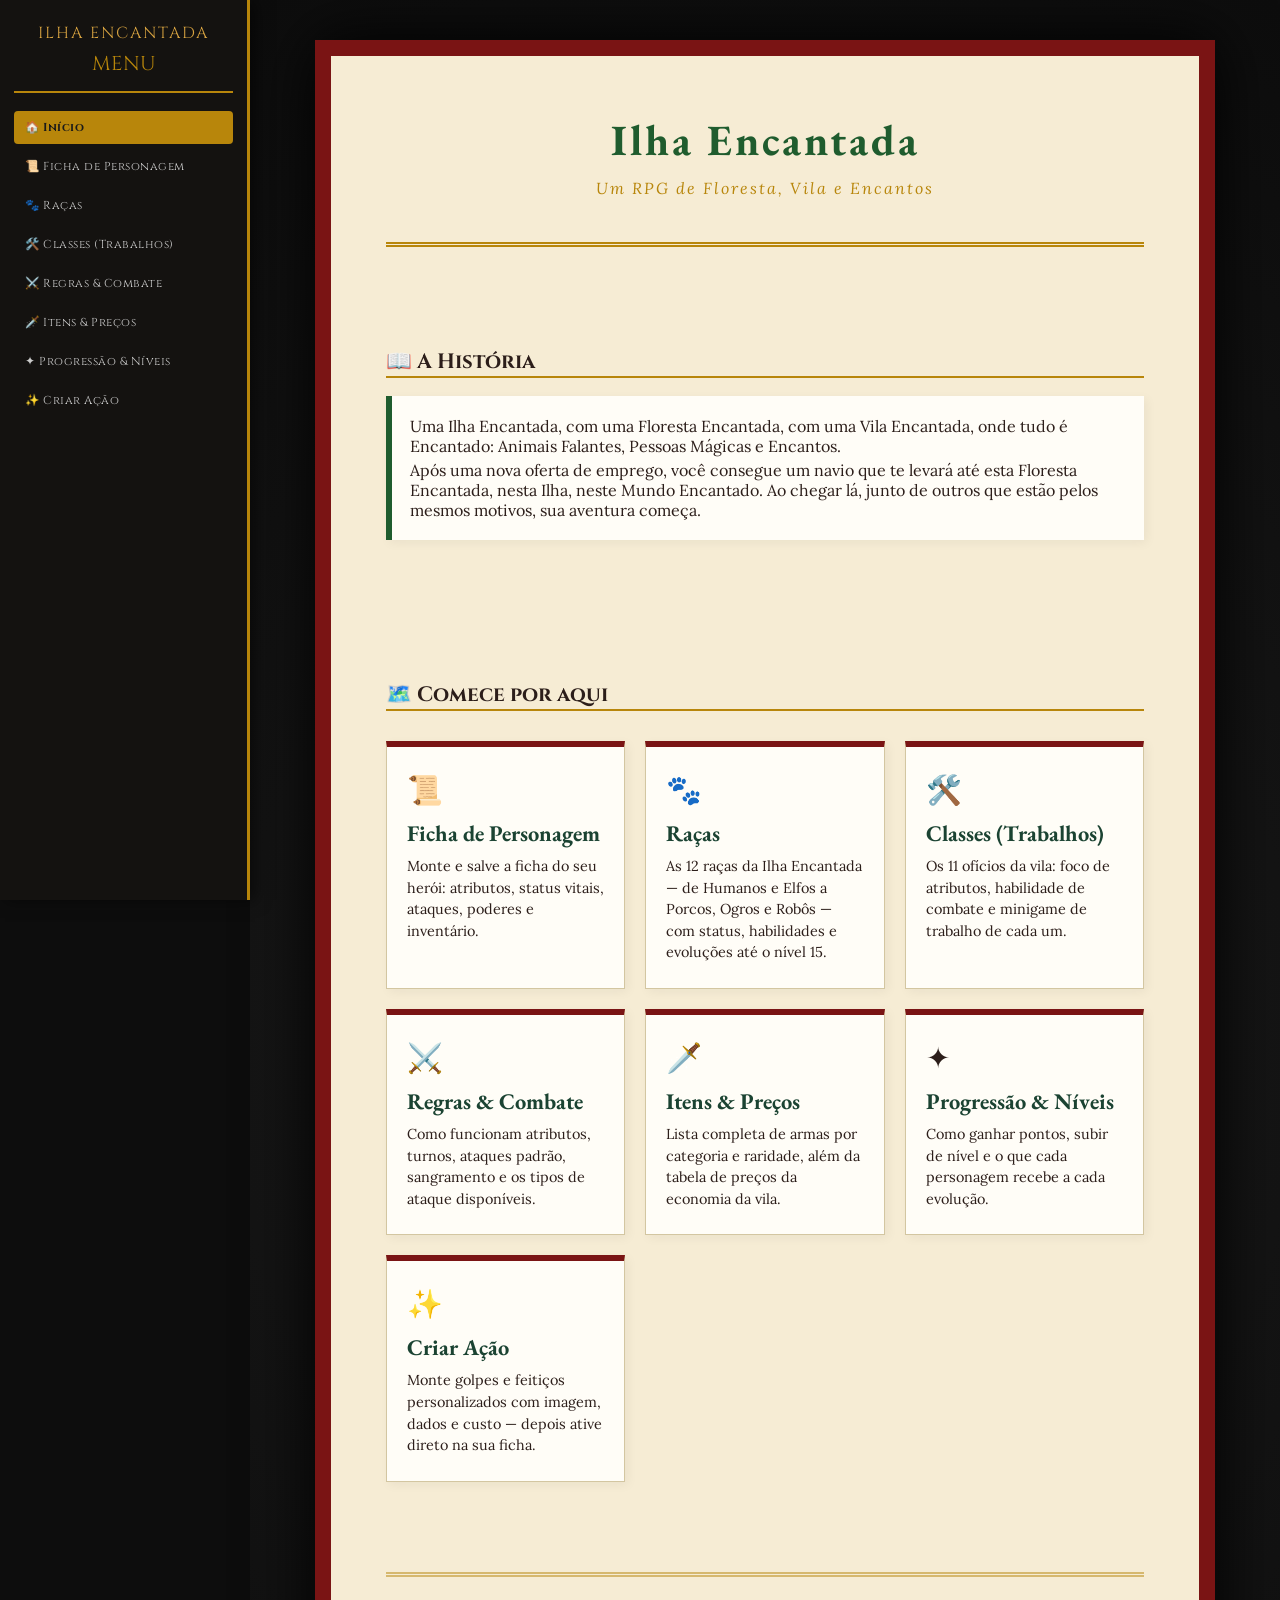
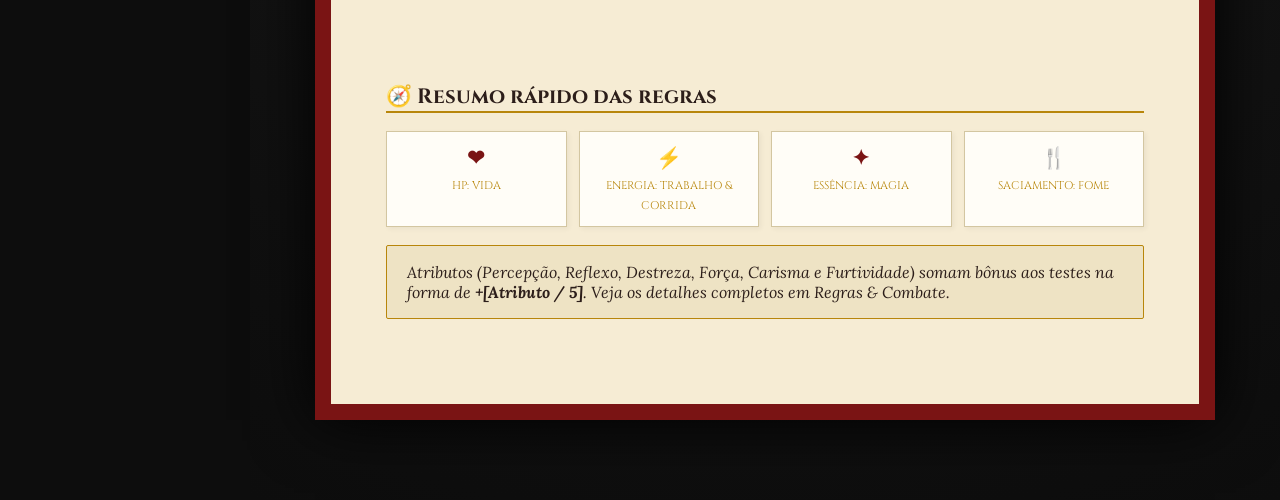
<file: index.html>
<!DOCTYPE html>
<html lang="pt-br">
<head>
    <meta charset="UTF-8">
    <meta name="viewport" content="width=device-width, initial-scale=1.0">
    <title>Ilha Encantada — RPG</title>
    <link rel="stylesheet" href="assets/style.css">
</head>
<body>

<aside class="sidebar">
    <div class="sidebar-brand">Ilha Encantada</div>
    <div class="sidebar-title">Menu</div>

    <ul class="site-nav">
        <li><a href="index.html" class="ativo">🏠 Início</a></li>
        <li><a href="ficha.html">📜 Ficha de Personagem</a></li>
        <li><a href="racas.html">🐾 Raças</a></li>
        <li><a href="classes.html">🛠️ Classes (Trabalhos)</a></li>
        <li><a href="regras.html">⚔️ Regras &amp; Combate</a></li>
        <li><a href="itens.html">🗡️ Itens &amp; Preços</a></li>
        <li><a href="progressao.html">✦ Progressão &amp; Níveis</a></li>
        <li><a href="criar-acao.html">✨ Criar Ação</a></li>
    </ul>
</aside>

<main class="main-content">
    <div class="grimorio" id="inicio">

        <header class="capa">
            <h1>Ilha Encantada</h1>
            <p class="subtitulo-capa">Um RPG de Floresta, Vila e Encantos</p>
        </header>

        <section>
            <h3 class="sub-titulo">📖 A História</h3>
            <div class="hab-item">
                <p>Uma Ilha Encantada, com uma Floresta Encantada, com uma Vila Encantada, onde tudo é Encantado: Animais Falantes, Pessoas Mágicas e Encantos.</p>
                <p>Após uma nova oferta de emprego, você consegue um navio que te levará até esta Floresta Encantada, nesta Ilha, neste Mundo Encantado. Ao chegar lá, junto de outros que estão pelos mesmos motivos, sua aventura começa.</p>
            </div>
        </section>

        <section>
            <h3 class="sub-titulo">🗺️ Comece por aqui</h3>
            <div class="hub-grid">

                <a class="hub-card" href="ficha.html">
                    <span class="hub-icone">📜</span>
                    <h3>Ficha de Personagem</h3>
                    <p>Monte e salve a ficha do seu herói: atributos, status vitais, ataques, poderes e inventário.</p>
                </a>

                <a class="hub-card" href="racas.html">
                    <span class="hub-icone">🐾</span>
                    <h3>Raças</h3>
                    <p>As 12 raças da Ilha Encantada — de Humanos e Elfos a Porcos, Ogros e Robôs — com status, habilidades e evoluções até o nível 15.</p>
                </a>

                <a class="hub-card" href="classes.html">
                    <span class="hub-icone">🛠️</span>
                    <h3>Classes (Trabalhos)</h3>
                    <p>Os 11 ofícios da vila: foco de atributos, habilidade de combate e minigame de trabalho de cada um.</p>
                </a>

                <a class="hub-card" href="regras.html">
                    <span class="hub-icone">⚔️</span>
                    <h3>Regras &amp; Combate</h3>
                    <p>Como funcionam atributos, turnos, ataques padrão, sangramento e os tipos de ataque disponíveis.</p>
                </a>

                <a class="hub-card" href="itens.html">
                    <span class="hub-icone">🗡️</span>
                    <h3>Itens &amp; Preços</h3>
                    <p>Lista completa de armas por categoria e raridade, além da tabela de preços da economia da vila.</p>
                </a>

                <a class="hub-card" href="progressao.html">
                    <span class="hub-icone">✦</span>
                    <h3>Progressão &amp; Níveis</h3>
                    <p>Como ganhar pontos, subir de nível e o que cada personagem recebe a cada evolução.</p>
                </a>

                <a class="hub-card" href="criar-acao.html">
                    <span class="hub-icone">✨</span>
                    <h3>Criar Ação</h3>
                    <p>Monte golpes e feitiços personalizados com imagem, dados e custo — depois ative direto na sua ficha.</p>
                </a>

            </div>
        </section>

        <hr class="separator">

        <section>
            <h3 class="sub-titulo">🧭 Resumo rápido das regras</h3>
            <div class="stats-grid">
                <div class="stat-card"><span class="stat-val">❤</span><span class="stat-label">HP: Vida</span></div>
                <div class="stat-card"><span class="stat-val">⚡</span><span class="stat-label">Energia: Trabalho &amp; Corrida</span></div>
                <div class="stat-card"><span class="stat-val">✦</span><span class="stat-label">Essência: Magia</span></div>
                <div class="stat-card"><span class="stat-val">🍴</span><span class="stat-label">Saciamento: Fome</span></div>
            </div>
            <div class="callout">
                Atributos (Percepção, Reflexo, Destreza, Força, Carisma e Furtividade) somam bônus aos testes na forma de <strong>+[Atributo / 5]</strong>. Veja os detalhes completos em Regras &amp; Combate.
            </div>
        </section>

    </div>
</main>

</body>
</html>
</file>
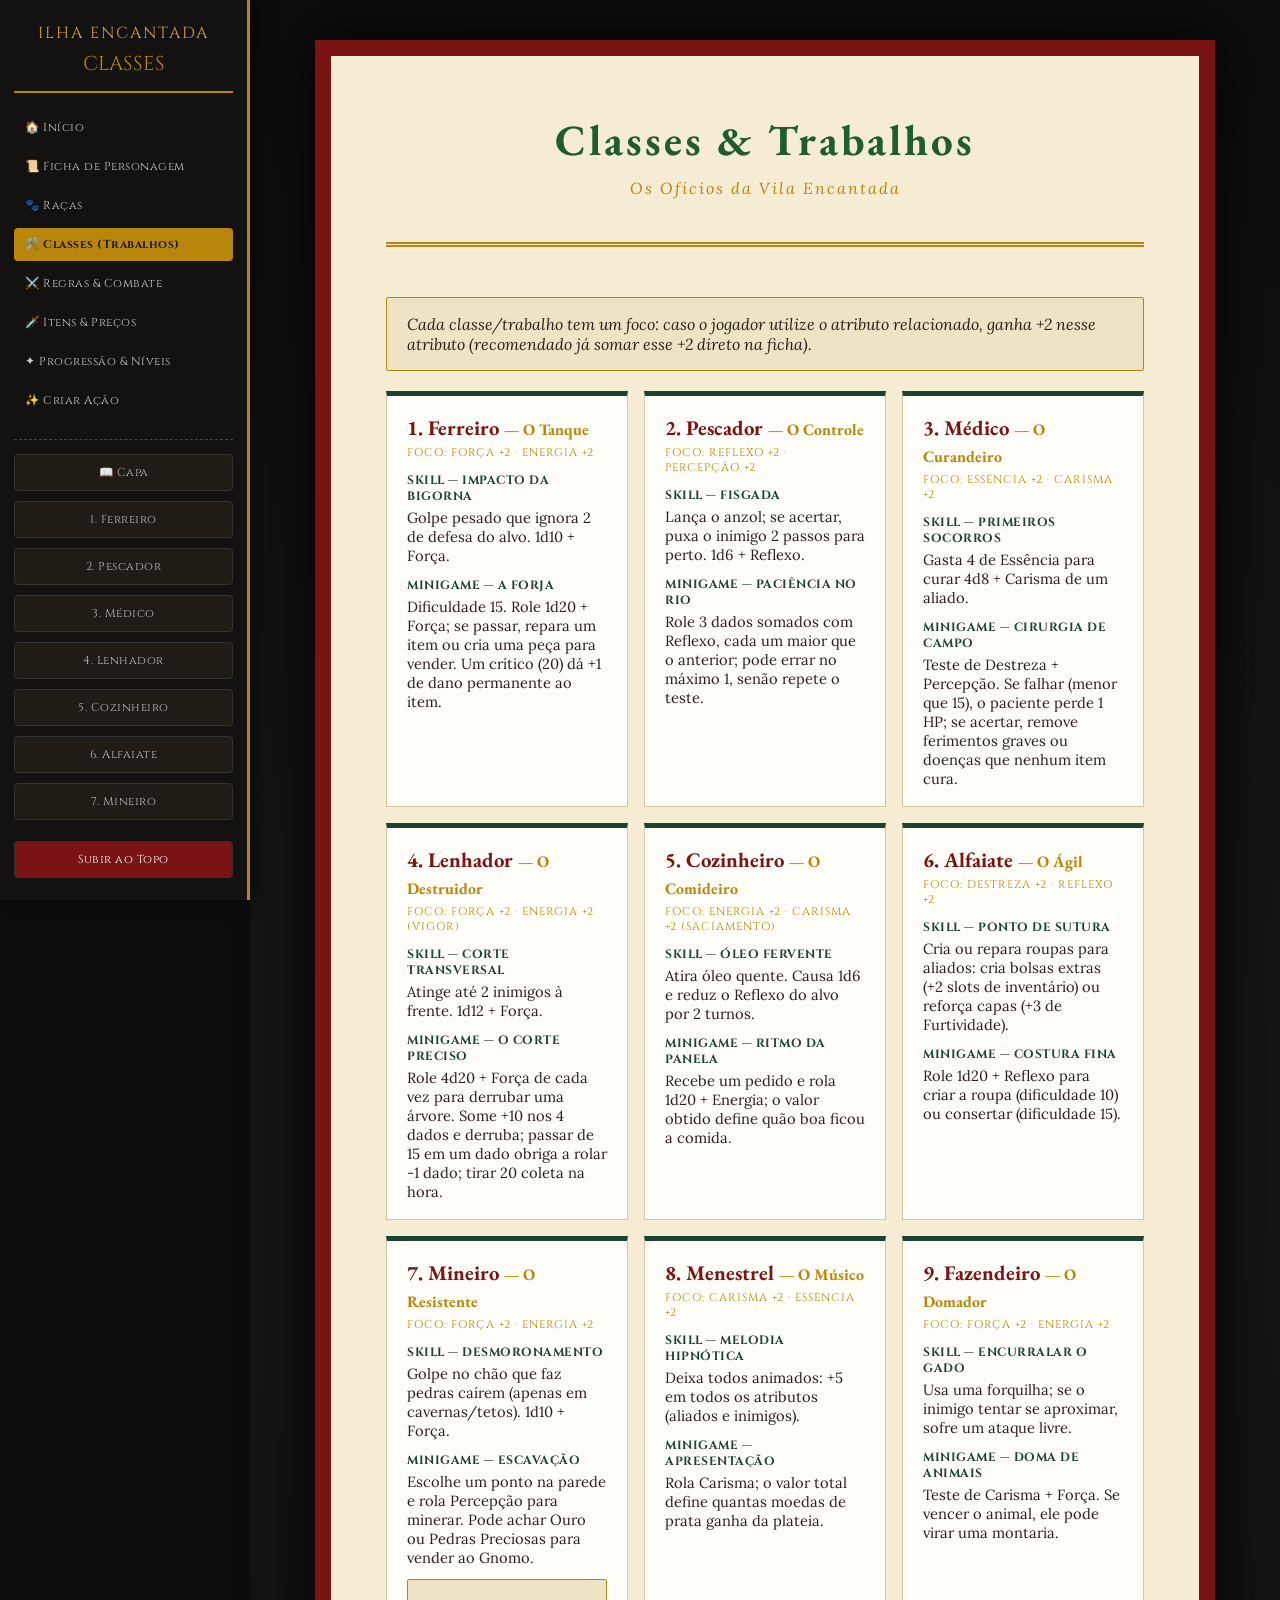
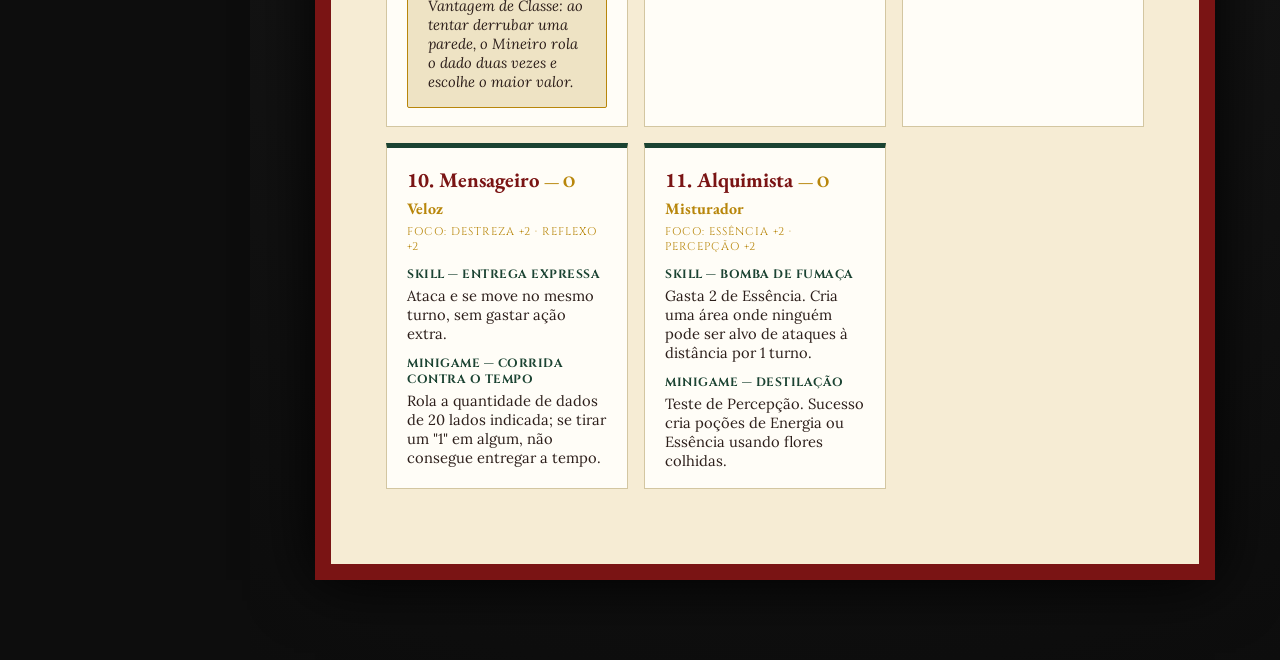
<file: classes.html>
<!DOCTYPE html>
<html lang="pt-br">
<head>
    <meta charset="UTF-8">
    <meta name="viewport" content="width=device-width, initial-scale=1.0">
    <title>RPG — Classes (Trabalhos)</title>
    <link rel="stylesheet" href="assets/style.css">
</head>
<body>

<aside class="sidebar">
    <div class="sidebar-brand">Ilha Encantada</div>
    <div class="sidebar-title">Classes</div>

    <ul class="site-nav">
        <li><a href="index.html">🏠 Início</a></li>
        <li><a href="ficha.html">📜 Ficha de Personagem</a></li>
        <li><a href="racas.html">🐾 Raças</a></li>
        <li><a href="classes.html" class="ativo">🛠️ Classes (Trabalhos)</a></li>
        <li><a href="regras.html">⚔️ Regras & Combate</a></li>
        <li><a href="itens.html">🗡️ Itens & Preços</a></li>
        <li><a href="progressao.html">✦ Progressão & Níveis</a></li>
        <li><a href="criar-acao.html">✨ Criar Ação</a></li>
    </ul>
    <hr class="sidebar-divisor">

    <ul class="lista-atalhos">
        <li><a href="#inicio" class="btn-atalho">📖 Capa</a></li>
        <li><a href="#ferreiro" class="btn-atalho">1. Ferreiro</a></li>
        <li><a href="#pescador" class="btn-atalho">2. Pescador</a></li>
        <li><a href="#medico" class="btn-atalho">3. Médico</a></li>
        <li><a href="#lenhador" class="btn-atalho">4. Lenhador</a></li>
        <li><a href="#cozinheiro" class="btn-atalho">5. Cozinheiro</a></li>
        <li><a href="#alfaiate" class="btn-atalho">6. Alfaiate</a></li>
        <li><a href="#mineiro" class="btn-atalho">7. Mineiro</a></li>
        <li><a href="#menestrel" class="btn-atalho">8. Menestrel</a></li>
        <li><a href="#fazendeiro" class="btn-atalho">9. Fazendeiro</a></li>
        <li><a href="#mensageiro" class="btn-atalho">10. Mensageiro</a></li>
        <li><a href="#alquimista" class="btn-atalho">11. Alquimista</a></li>
    </ul>

    <div class="sidebar-footer">
        <a href="#inicio" class="btn-atalho" style="background: var(--blood); color: white;">Subir ao Topo</a>
    </div>
</aside>

<main class="main-content">
    <div class="grimorio" id="inicio">

        <header class="capa">
            <h1>Classes &amp; Trabalhos</h1>
            <p class="subtitulo-capa">Os Ofícios da Vila Encantada</p>
        </header>

        <div class="callout">
            Cada classe/trabalho tem um foco: caso o jogador utilize o atributo relacionado, ganha +2 nesse atributo (recomendado já somar esse +2 direto na ficha).
        </div>

        <div class="card-grid">

            <div class="class-card" id="ferreiro">
                <h3>1. Ferreiro <span style="font-size:1rem; color: var(--gold);">— O Tanque</span></h3>
                <span class="class-foco">Foco: Força +2 · Energia +2</span>
                <h5>Skill — Impacto da Bigorna</h5>
                <p>Golpe pesado que ignora 2 de defesa do alvo. 1d10 + Força.</p>
                <h5>Minigame — A Forja</h5>
                <p>Dificuldade 15. Role 1d20 + Força; se passar, repara um item ou cria uma peça para vender. Um crítico (20) dá +1 de dano permanente ao item.</p>
            </div>

            <div class="class-card" id="pescador">
                <h3>2. Pescador <span style="font-size:1rem; color: var(--gold);">— O Controle</span></h3>
                <span class="class-foco">Foco: Reflexo +2 · Percepção +2</span>
                <h5>Skill — Fisgada</h5>
                <p>Lança o anzol; se acertar, puxa o inimigo 2 passos para perto. 1d6 + Reflexo.</p>
                <h5>Minigame — Paciência no Rio</h5>
                <p>Role 3 dados somados com Reflexo, cada um maior que o anterior; pode errar no máximo 1, senão repete o teste.</p>
            </div>

            <div class="class-card" id="medico">
                <h3>3. Médico <span style="font-size:1rem; color: var(--gold);">— O Curandeiro</span></h3>
                <span class="class-foco">Foco: Essência +2 · Carisma +2</span>
                <h5>Skill — Primeiros Socorros</h5>
                <p>Gasta 4 de Essência para curar 4d8 + Carisma de um aliado.</p>
                <h5>Minigame — Cirurgia de Campo</h5>
                <p>Teste de Destreza + Percepção. Se falhar (menor que 15), o paciente perde 1 HP; se acertar, remove ferimentos graves ou doenças que nenhum item cura.</p>
            </div>

            <div class="class-card" id="lenhador">
                <h3>4. Lenhador <span style="font-size:1rem; color: var(--gold);">— O Destruidor</span></h3>
                <span class="class-foco">Foco: Força +2 · Energia +2 (Vigor)</span>
                <h5>Skill — Corte Transversal</h5>
                <p>Atinge até 2 inimigos à frente. 1d12 + Força.</p>
                <h5>Minigame — O Corte Preciso</h5>
                <p>Role 4d20 + Força de cada vez para derrubar uma árvore. Some +10 nos 4 dados e derruba; passar de 15 em um dado obriga a rolar -1 dado; tirar 20 coleta na hora.</p>
            </div>

            <div class="class-card" id="cozinheiro">
                <h3>5. Cozinheiro <span style="font-size:1rem; color: var(--gold);">— O Comideiro</span></h3>
                <span class="class-foco">Foco: Energia +2 · Carisma +2 (Saciamento)</span>
                <h5>Skill — Óleo Fervente</h5>
                <p>Atira óleo quente. Causa 1d6 e reduz o Reflexo do alvo por 2 turnos.</p>
                <h5>Minigame — Ritmo da Panela</h5>
                <p>Recebe um pedido e rola 1d20 + Energia; o valor obtido define quão boa ficou a comida.</p>
            </div>

            <div class="class-card" id="alfaiate">
                <h3>6. Alfaiate <span style="font-size:1rem; color: var(--gold);">— O Ágil</span></h3>
                <span class="class-foco">Foco: Destreza +2 · Reflexo +2</span>
                <h5>Skill — Ponto de Sutura</h5>
                <p>Cria ou repara roupas para aliados: cria bolsas extras (+2 slots de inventário) ou reforça capas (+3 de Furtividade).</p>
                <h5>Minigame — Costura Fina</h5>
                <p>Role 1d20 + Reflexo para criar a roupa (dificuldade 10) ou consertar (dificuldade 15).</p>
            </div>

            <div class="class-card" id="mineiro">
                <h3>7. Mineiro <span style="font-size:1rem; color: var(--gold);">— O Resistente</span></h3>
                <span class="class-foco">Foco: Força +2 · Energia +2</span>
                <h5>Skill — Desmoronamento</h5>
                <p>Golpe no chão que faz pedras caírem (apenas em cavernas/tetos). 1d10 + Força.</p>
                <h5>Minigame — Escavação</h5>
                <p>Escolhe um ponto na parede e rola Percepção para minerar. Pode achar Ouro ou Pedras Preciosas para vender ao Gnomo.</p>
                <p class="callout" style="margin-top:12px;">Vantagem de Classe: ao tentar derrubar uma parede, o Mineiro rola o dado duas vezes e escolhe o maior valor.</p>
            </div>

            <div class="class-card" id="menestrel">
                <h3>8. Menestrel <span style="font-size:1rem; color: var(--gold);">— O Músico</span></h3>
                <span class="class-foco">Foco: Carisma +2 · Essência +2</span>
                <h5>Skill — Melodia Hipnótica</h5>
                <p>Deixa todos animados: +5 em todos os atributos (aliados e inimigos).</p>
                <h5>Minigame — Apresentação</h5>
                <p>Rola Carisma; o valor total define quantas moedas de prata ganha da plateia.</p>
            </div>

            <div class="class-card" id="fazendeiro">
                <h3>9. Fazendeiro <span style="font-size:1rem; color: var(--gold);">— O Domador</span></h3>
                <span class="class-foco">Foco: Força +2 · Energia +2</span>
                <h5>Skill — Encurralar o Gado</h5>
                <p>Usa uma forquilha; se o inimigo tentar se aproximar, sofre um ataque livre.</p>
                <h5>Minigame — Doma de Animais</h5>
                <p>Teste de Carisma + Força. Se vencer o animal, ele pode virar uma montaria.</p>
            </div>

            <div class="class-card" id="mensageiro">
                <h3>10. Mensageiro <span style="font-size:1rem; color: var(--gold);">— O Veloz</span></h3>
                <span class="class-foco">Foco: Destreza +2 · Reflexo +2</span>
                <h5>Skill — Entrega Expressa</h5>
                <p>Ataca e se move no mesmo turno, sem gastar ação extra.</p>
                <h5>Minigame — Corrida contra o Tempo</h5>
                <p>Rola a quantidade de dados de 20 lados indicada; se tirar um "1" em algum, não consegue entregar a tempo.</p>
            </div>

            <div class="class-card" id="alquimista">
                <h3>11. Alquimista <span style="font-size:1rem; color: var(--gold);">— O Misturador</span></h3>
                <span class="class-foco">Foco: Essência +2 · Percepção +2</span>
                <h5>Skill — Bomba de Fumaça</h5>
                <p>Gasta 2 de Essência. Cria uma área onde ninguém pode ser alvo de ataques à distância por 1 turno.</p>
                <h5>Minigame — Destilação</h5>
                <p>Teste de Percepção. Sucesso cria poções de Energia ou Essência usando flores colhidas.</p>
            </div>

        </div>

    </div>
</main>

<script src="assets/script.js"></script>
</body>
</html>
</file>
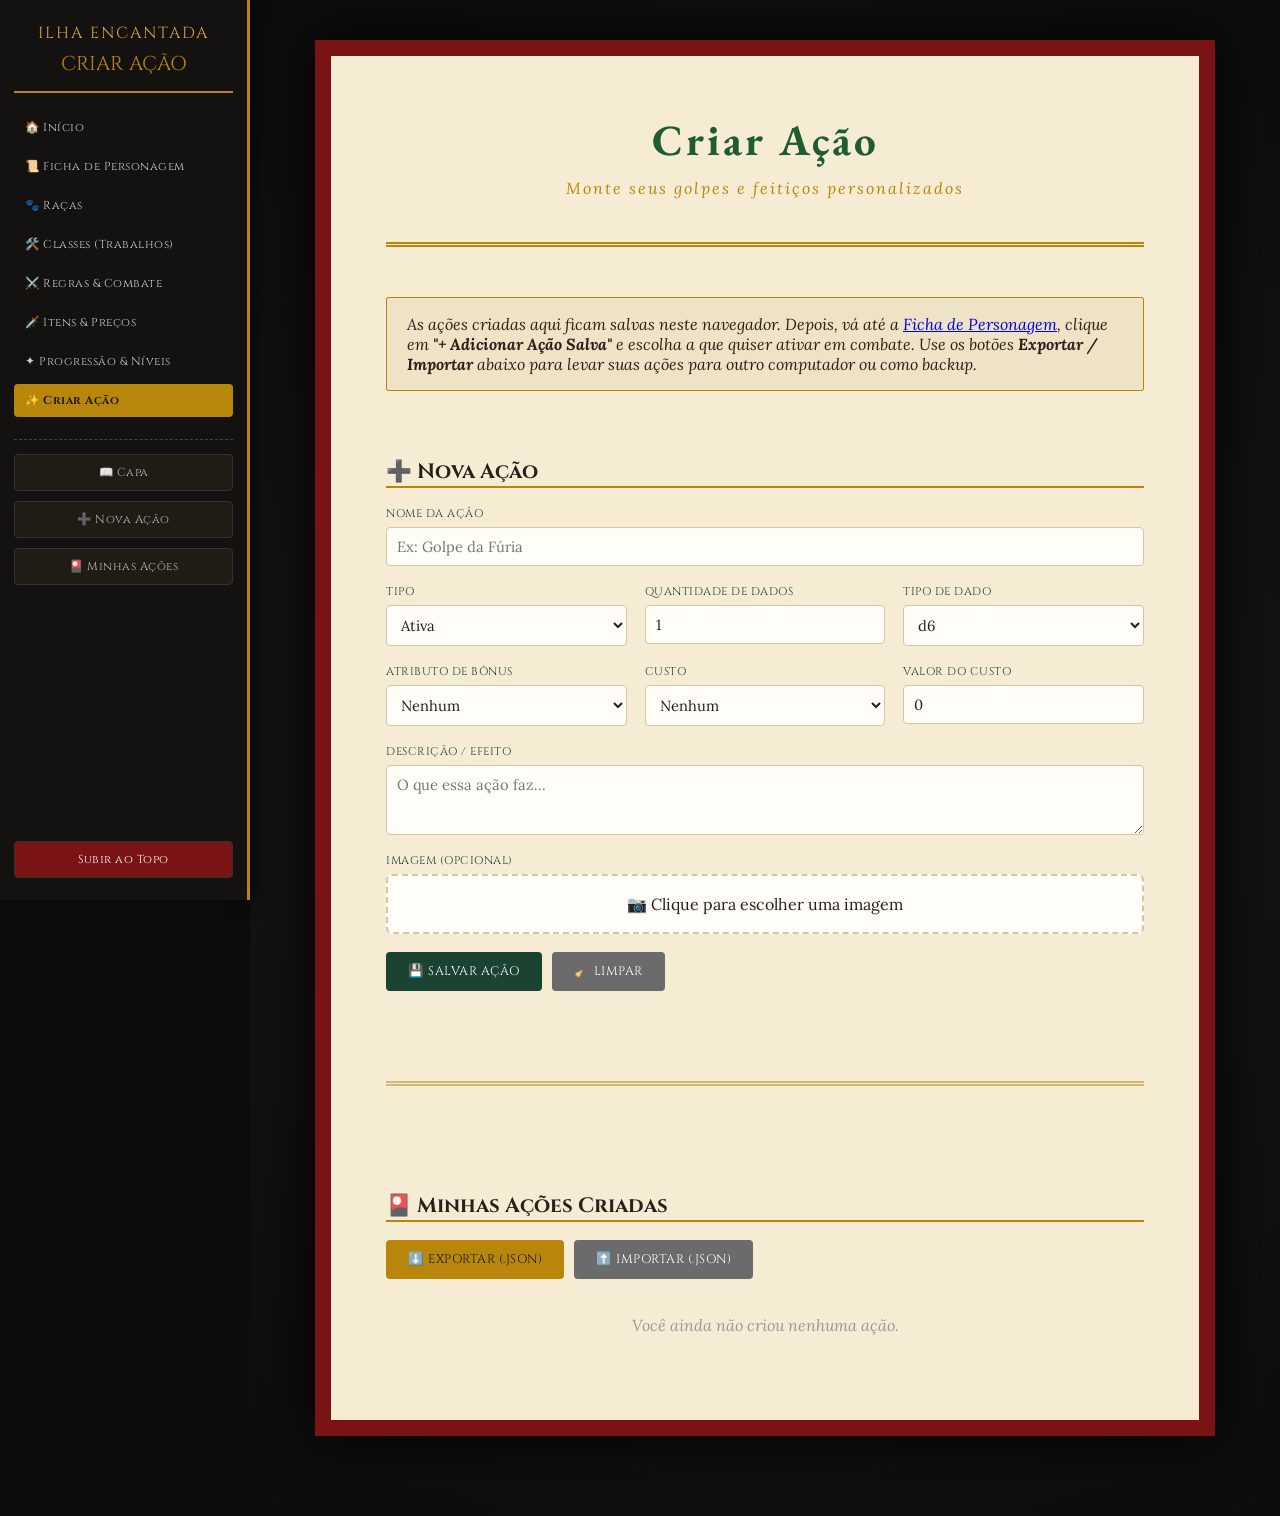
<file: criar-acao.html>
<!DOCTYPE html>
<html lang="pt-br">
<head>
    <meta charset="UTF-8">
    <meta name="viewport" content="width=device-width, initial-scale=1.0">
    <title>RPG — Criar Ação</title>
    <link rel="stylesheet" href="assets/style.css">
</head>
<body>

<aside class="sidebar">
    <div class="sidebar-brand">Ilha Encantada</div>
    <div class="sidebar-title">Criar Ação</div>

    <ul class="site-nav">
        <li><a href="index.html">🏠 Início</a></li>
        <li><a href="ficha.html">📜 Ficha de Personagem</a></li>
        <li><a href="racas.html">🐾 Raças</a></li>
        <li><a href="classes.html">🛠️ Classes (Trabalhos)</a></li>
        <li><a href="regras.html">⚔️ Regras &amp; Combate</a></li>
        <li><a href="itens.html">🗡️ Itens &amp; Preços</a></li>
        <li><a href="progressao.html">✦ Progressão &amp; Níveis</a></li>
        <li><a href="criar-acao.html" class="ativo">✨ Criar Ação</a></li>
    </ul>
    <hr class="sidebar-divisor">

    <ul class="lista-atalhos">
        <li><a href="#inicio" class="btn-atalho">📖 Capa</a></li>
        <li><a href="#nova-acao" class="btn-atalho">➕ Nova Ação</a></li>
        <li><a href="#minhas-acoes" class="btn-atalho">🎴 Minhas Ações</a></li>
    </ul>

    <div class="sidebar-footer">
        <a href="#inicio" class="btn-atalho" style="background: var(--blood); color: white;">Subir ao Topo</a>
    </div>
</aside>

<main class="main-content">
    <div class="grimorio" id="inicio">

        <header class="capa">
            <h1>Criar Ação</h1>
            <p class="subtitulo-capa">Monte seus golpes e feitiços personalizados</p>
        </header>

        <div class="callout">
            As ações criadas aqui ficam salvas neste navegador. Depois, vá até a <a href="ficha.html">Ficha de Personagem</a>, clique em <strong>"+ Adicionar Ação Salva"</strong> e escolha a que quiser ativar em combate. Use os botões <strong>Exportar / Importar</strong> abaixo para levar suas ações para outro computador ou como backup.
        </div>

        <!-- ===================== FORMULÁRIO ===================== -->
        <section id="nova-acao">
            <h3 class="sub-titulo">➕ Nova Ação</h3>

            <div class="form-grid">
                <div class="form-field" style="grid-column: 1 / -1;">
                    <label>Nome da Ação</label>
                    <input type="text" id="f-nome" placeholder="Ex: Golpe da Fúria">
                </div>

                <div class="form-field">
                    <label>Tipo</label>
                    <select id="f-tipo">
                        <option value="Ativa">Ativa</option>
                        <option value="Passiva">Passiva</option>
                    </select>
                </div>

                <div class="form-field">
                    <label>Quantidade de Dados</label>
                    <input type="number" id="f-qtd" value="1" min="0">
                </div>

                <div class="form-field">
                    <label>Tipo de Dado</label>
                    <select id="f-dado">
                        <option value="0">Nenhum (sem rolagem)</option>
                        <option value="4">d4</option>
                        <option value="6" selected>d6</option>
                        <option value="8">d8</option>
                        <option value="10">d10</option>
                        <option value="12">d12</option>
                        <option value="20">d20</option>
                        <option value="100">d100</option>
                    </select>
                </div>

                <div class="form-field">
                    <label>Atributo de Bônus</label>
                    <select id="f-atributo">
                        <option value="Nenhum">Nenhum</option>
                        <option value="Percepção">Percepção</option>
                        <option value="Reflexo">Reflexo</option>
                        <option value="Destreza">Destreza</option>
                        <option value="Força">Força</option>
                        <option value="Carisma">Carisma</option>
                        <option value="Furtividade">Furtividade</option>
                    </select>
                </div>

                <div class="form-field">
                    <label>Custo</label>
                    <select id="f-custo-tipo">
                        <option value="Nenhum">Nenhum</option>
                        <option value="Energia">Energia</option>
                        <option value="Essência">Essência</option>
                    </select>
                </div>

                <div class="form-field">
                    <label>Valor do Custo</label>
                    <input type="number" id="f-custo-valor" value="0" min="0">
                </div>

                <div class="form-field" style="grid-column: 1 / -1;">
                    <label>Descrição / Efeito</label>
                    <textarea id="f-descricao" placeholder="O que essa ação faz..."></textarea>
                </div>

                <div class="form-field" style="grid-column: 1 / -1;">
                    <label>Imagem (opcional)</label>
                    <div class="upload-box" onclick="document.getElementById('f-imagem').click()">
                        <input type="file" id="f-imagem" accept="image/*">
                        <span id="upload-texto">📷 Clique para escolher uma imagem</span>
                        <img id="preview" class="preview-img">
                    </div>
                </div>
            </div>

            <div style="display:flex; gap:10px; flex-wrap: wrap;">
                <button class="btn-grimorio" onclick="salvarAcao()">💾 Salvar Ação</button>
                <button class="btn-grimorio secundario" onclick="limparFormulario()">🧹 Limpar</button>
            </div>
        </section>

        <hr class="separator">

        <!-- ===================== GALERIA ===================== -->
        <section id="minhas-acoes">
            <h3 class="sub-titulo">🎴 Minhas Ações Criadas</h3>

            <div style="display:flex; gap:10px; flex-wrap: wrap; margin-bottom: 18px;">
                <button class="btn-grimorio dourado" onclick="exportarAcoes()">⬇️ Exportar (.json)</button>
                <button class="btn-grimorio secundario" onclick="document.getElementById('importar-input').click()">⬆️ Importar (.json)</button>
                <input type="file" id="importar-input" accept="application/json" style="display:none" onchange="importarAcoes(event)">
            </div>

            <div id="galeria-acoes" class="acoes-galeria"></div>
            <p id="galeria-vazia" style="text-align:center; color:#999; font-style:italic; display:none;">Você ainda não criou nenhuma ação.</p>
        </section>

    </div>
</main>

<script src="assets/script.js"></script>
<script src="assets/acoes.js"></script>
</body>
</html>
</file>
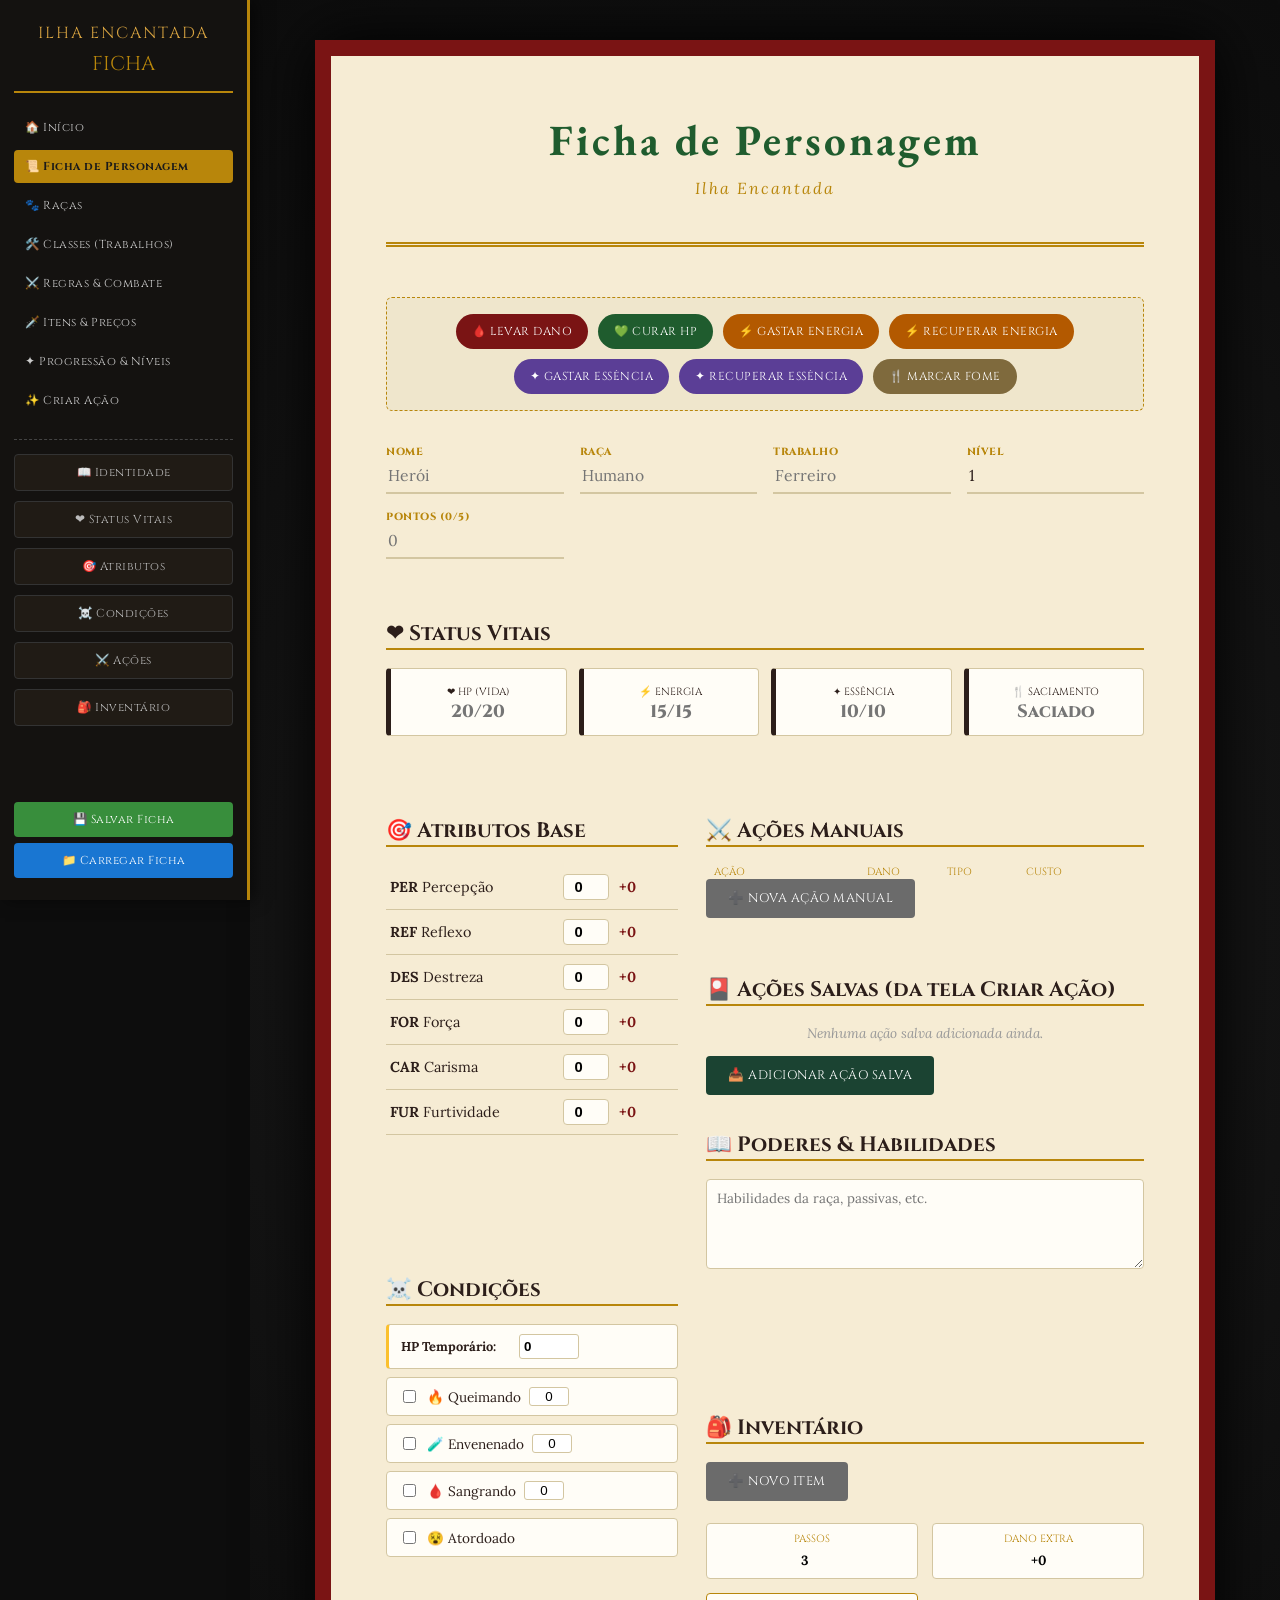
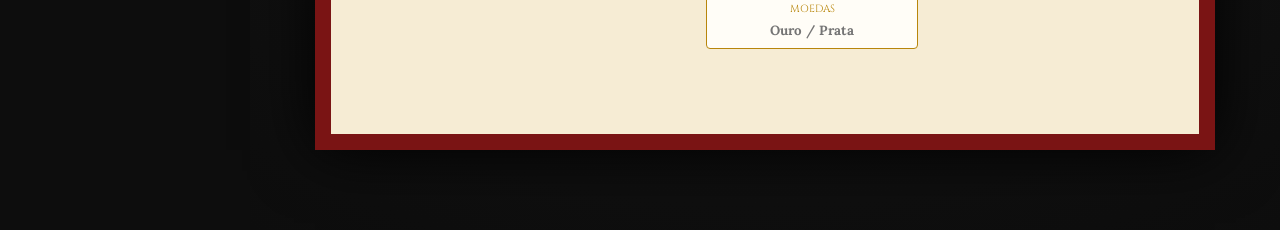
<file: ficha.html>
<!DOCTYPE html>
<html lang="pt-br">
<head>
    <meta charset="UTF-8">
    <meta name="viewport" content="width=device-width, initial-scale=1.0">
    <title>RPG — Ficha de Personagem</title>
    <link rel="stylesheet" href="assets/style.css">
</head>
<body>

<aside class="sidebar">
    <div class="sidebar-brand">Ilha Encantada</div>
    <div class="sidebar-title">Ficha</div>

    <ul class="site-nav">
        <li><a href="index.html">🏠 Início</a></li>
        <li><a href="ficha.html" class="ativo">📜 Ficha de Personagem</a></li>
        <li><a href="racas.html">🐾 Raças</a></li>
        <li><a href="classes.html">🛠️ Classes (Trabalhos)</a></li>
        <li><a href="regras.html">⚔️ Regras &amp; Combate</a></li>
        <li><a href="itens.html">🗡️ Itens &amp; Preços</a></li>
        <li><a href="progressao.html">✦ Progressão &amp; Níveis</a></li>
        <li><a href="criar-acao.html">✨ Criar Ação</a></li>
    </ul>
    <hr class="sidebar-divisor">

    <ul class="lista-atalhos">
        <li><a href="#inicio" class="btn-atalho">📖 Identidade</a></li>
        <li><a href="#vitais" class="btn-atalho">❤ Status Vitais</a></li>
        <li><a href="#atributos" class="btn-atalho">🎯 Atributos</a></li>
        <li><a href="#condicoes" class="btn-atalho">☠️ Condições</a></li>
        <li><a href="#acoes" class="btn-atalho">⚔️ Ações</a></li>
        <li><a href="#inventario" class="btn-atalho">🎒 Inventário</a></li>
    </ul>

    <div class="sidebar-footer">
        <button class="btn-atalho" style="background: #388e3c; color: white; width: 100%; border: none;" onclick="salvarFicha()">💾 Salvar Ficha</button>
        <button class="btn-atalho" style="background: #1976d2; color: white; width: 100%; border: none; margin-top: 6px;" onclick="document.getElementById('fileInput').click()">📁 Carregar Ficha</button>
        <input type="file" id="fileInput" accept="application/json" style="display:none" onchange="carregarFicha(event)">
    </div>
</aside>

<main class="main-content">
    <div class="grimorio" id="inicio">

        <header class="capa">
            <h1>Ficha de Personagem</h1>
            <p class="subtitulo-capa">Ilha Encantada</p>
        </header>

        <!-- ===================== AÇÕES RÁPIDAS ===================== -->
        <div class="quick-actions-bar">
            <button class="quick-btn dano" onclick="ajustarStat('hp', -1)">🩸 Levar Dano</button>
            <button class="quick-btn cura" onclick="ajustarStat('hp', 1)">💚 Curar HP</button>
            <button class="quick-btn energia" onclick="ajustarStat('eng', -1)">⚡ Gastar Energia</button>
            <button class="quick-btn energia" onclick="ajustarStat('eng', 1)">⚡ Recuperar Energia</button>
            <button class="quick-btn essencia" onclick="ajustarStat('ess', -1)">✦ Gastar Essência</button>
            <button class="quick-btn essencia" onclick="ajustarStat('ess', 1)">✦ Recuperar Essência</button>
            <button class="quick-btn fome" onclick="ajustarSaciamento()">🍴 Marcar Fome</button>
        </div>

        <!-- ===================== IDENTIDADE ===================== -->
        <div class="ficha-grid-topo">
            <div class="ficha-input-box"><span class="label">Nome</span><input type="text" class="save-data" id="nome" placeholder="Herói"></div>
            <div class="ficha-input-box"><span class="label">Raça</span><input type="text" class="save-data" id="raca" placeholder="Humano"></div>
            <div class="ficha-input-box"><span class="label">Trabalho</span><input type="text" class="save-data" id="classe" placeholder="Ferreiro"></div>
            <div class="ficha-input-box"><span class="label">Nível</span><input type="number" class="save-data" id="lvl" value="1"></div>
            <div class="ficha-input-box"><span class="label">Pontos (0/5)</span><input type="text" class="save-data" id="progresso" placeholder="0"></div>
        </div>

        <!-- ===================== STATUS VITAIS ===================== -->
        <section id="vitais">
            <h3 class="sub-titulo">❤ Status Vitais</h3>
            <div class="stats-grid">
                <div class="stat-item-editavel" style="border-left-color: var(--hp);">
                    <span class="label" style="color:var(--hp); font-family:'Cinzel',serif; font-size:0.65rem; text-transform:uppercase;">❤ HP (Vida)</span>
                    <input type="text" class="save-data" id="hp" placeholder="20/20">
                </div>
                <div class="stat-item-editavel" style="border-left-color: var(--energy);">
                    <span class="label" style="color:var(--energy); font-family:'Cinzel',serif; font-size:0.65rem; text-transform:uppercase;">⚡ Energia</span>
                    <input type="text" class="save-data" id="eng" placeholder="15/15">
                </div>
                <div class="stat-item-editavel" style="border-left-color: var(--essence);">
                    <span class="label" style="color:var(--essence); font-family:'Cinzel',serif; font-size:0.65rem; text-transform:uppercase;">✦ Essência</span>
                    <input type="text" class="save-data" id="ess" placeholder="10/10">
                </div>
                <div class="stat-item-editavel" style="border-left-color: var(--satiety);">
                    <span class="label" style="color:var(--satiety); font-family:'Cinzel',serif; font-size:0.65rem; text-transform:uppercase;">🍴 Saciamento</span>
                    <input type="text" class="save-data" id="fome" placeholder="Saciado">
                </div>
            </div>
        </section>

        <div class="ficha-columns">
            <!-- ===================== COLUNA ESQUERDA ===================== -->
            <div>
                <section id="atributos">
                    <h3 class="sub-titulo">🎯 Atributos Base</h3>
                    <table class="attr-table-ficha">
                        <tr><td><b>PER</b> Percepção</td><td><input type="number" class="attr-input-ficha save-data" id="v_obs" value="0" oninput="updateAllBonus()"> <span class="bonus-display-ficha" id="b_obs">+0</span></td></tr>
                        <tr><td><b>REF</b> Reflexo</td><td><input type="number" class="attr-input-ficha save-data" id="v_ref" value="0" oninput="updateAllBonus()"> <span class="bonus-display-ficha" id="b_ref">+0</span></td></tr>
                        <tr><td><b>DES</b> Destreza</td><td><input type="number" class="attr-input-ficha save-data" id="v_des" value="0" oninput="updateAllBonus()"> <span class="bonus-display-ficha" id="b_des">+0</span></td></tr>
                        <tr><td><b>FOR</b> Força</td><td><input type="number" class="attr-input-ficha save-data" id="v_for" value="0" oninput="updateAllBonus()"> <span class="bonus-display-ficha" id="b_for">+0</span></td></tr>
                        <tr><td><b>CAR</b> Carisma</td><td><input type="number" class="attr-input-ficha save-data" id="v_car" value="0" oninput="updateAllBonus()"> <span class="bonus-display-ficha" id="b_car">+0</span></td></tr>
                        <tr><td><b>FUR</b> Furtividade</td><td><input type="number" class="attr-input-ficha save-data" id="v_fur" value="0" oninput="updateAllBonus()"> <span class="bonus-display-ficha" id="b_fur">+0</span></td></tr>
                    </table>
                </section>

                <section id="condicoes">
                    <h3 class="sub-titulo">☠️ Condições</h3>
                    <div style="display:flex; flex-direction:column; gap:8px;">
                        <div class="condicao-box-ficha" style="border-left: 3px solid #fbc02d;">
                            <span style="min-width: 110px; font-size:0.8rem; font-weight:bold;">HP Temporário:</span>
                            <input type="text" class="save-data" id="hp_temp" value="0" style="font-weight: bold; border:1px solid var(--border); border-radius:3px; padding:4px; width:60px;">
                        </div>
                        <div class="condicao-box-ficha"><input type="checkbox" class="save-data-check" id="c_queima"> <span>🔥 Queimando</span> <input type="text" class="dot-input-ficha save-data" id="d_queima" value="0"></div>
                        <div class="condicao-box-ficha"><input type="checkbox" class="save-data-check" id="c_veneno"> <span>🧪 Envenenado</span> <input type="text" class="dot-input-ficha save-data" id="d_veneno" value="0"></div>
                        <div class="condicao-box-ficha"><input type="checkbox" class="save-data-check" id="c_sangue"> <span>🩸 Sangrando</span> <input type="text" class="dot-input-ficha save-data" id="d_sangue" value="0"></div>
                        <div class="condicao-box-ficha"><input type="checkbox" class="save-data-check" id="c_atordo"> <span>😵 Atordoado</span></div>
                    </div>
                </section>
            </div>

            <!-- ===================== COLUNA DIREITA ===================== -->
            <div>
                <section id="acoes">
                    <h3 class="sub-titulo">⚔️ Ações Manuais</h3>
                    <div class="dynamic-header-ficha">
                        <span>Ação</span><span>Dano</span><span>Tipo</span><span>Custo</span><span></span>
                    </div>
                    <div id="lista-ataques"></div>
                    <button class="btn-grimorio secundario" style="margin-bottom: 22px;" onclick="addAtaque()">➕ Nova Ação Manual</button>

                    <h3 class="sub-titulo">🎴 Ações Salvas (da tela Criar Ação)</h3>
                    <div id="lista-acoes-custom"></div>
                    <button class="btn-grimorio" onclick="abrirModalAcoes()">📥 Adicionar Ação Salva</button>

                    <h3 class="sub-titulo">📖 Poderes &amp; Habilidades</h3>
                    <textarea class="save-data" id="skills" placeholder="Habilidades da raça, passivas, etc." style="width:100%; min-height:90px; padding:10px; border:1px solid var(--border); border-radius:4px; font-family:'Lora',serif; background:#fffdf7;"></textarea>
                </section>

                <section id="inventario">
                    <h3 class="sub-titulo">🎒 Inventário</h3>
                    <div id="lista-itens"></div>
                    <button class="btn-grimorio secundario" onclick="addItem()">➕ Novo Item</button>

                    <div class="footer-stats-ficha">
                        <div class="especial-box-ficha"><span class="label">Passos</span><input type="number" class="save-data" id="steps" value="3"></div>
                        <div class="especial-box-ficha"><span class="label">Dano Extra</span><input type="text" class="save-data" id="dmg_extra" value="+0"></div>
                        <div class="especial-box-ficha" style="border-color: var(--gold);"><span class="label">Moedas</span><input type="text" class="save-data" id="money" placeholder="Ouro / Prata"></div>
                    </div>
                </section>
            </div>
        </div>

    </div>
</main>

<!-- ===================== MODAL: ESCOLHER AÇÃO SALVA ===================== -->
<div class="modal-overlay" id="modal-acoes">
    <div class="modal-box">
        <button class="modal-fechar" onclick="fecharModalAcoes()">×</button>
        <h3>🎴 Escolha uma Ação Salva</h3>
        <div id="modal-lista-acoes" class="acoes-galeria"></div>
        <p id="modal-vazio" style="display:none; text-align:center; color:#999; font-style:italic;">
            Nenhuma ação salva ainda. Crie uma na tela <a href="criar-acao.html">Criar Ação</a>.
        </p>
    </div>
</div>

<script src="assets/script.js"></script>
<script src="assets/acoes.js"></script>
<script src="assets/ficha.js"></script>
</body>
</html>
</file>
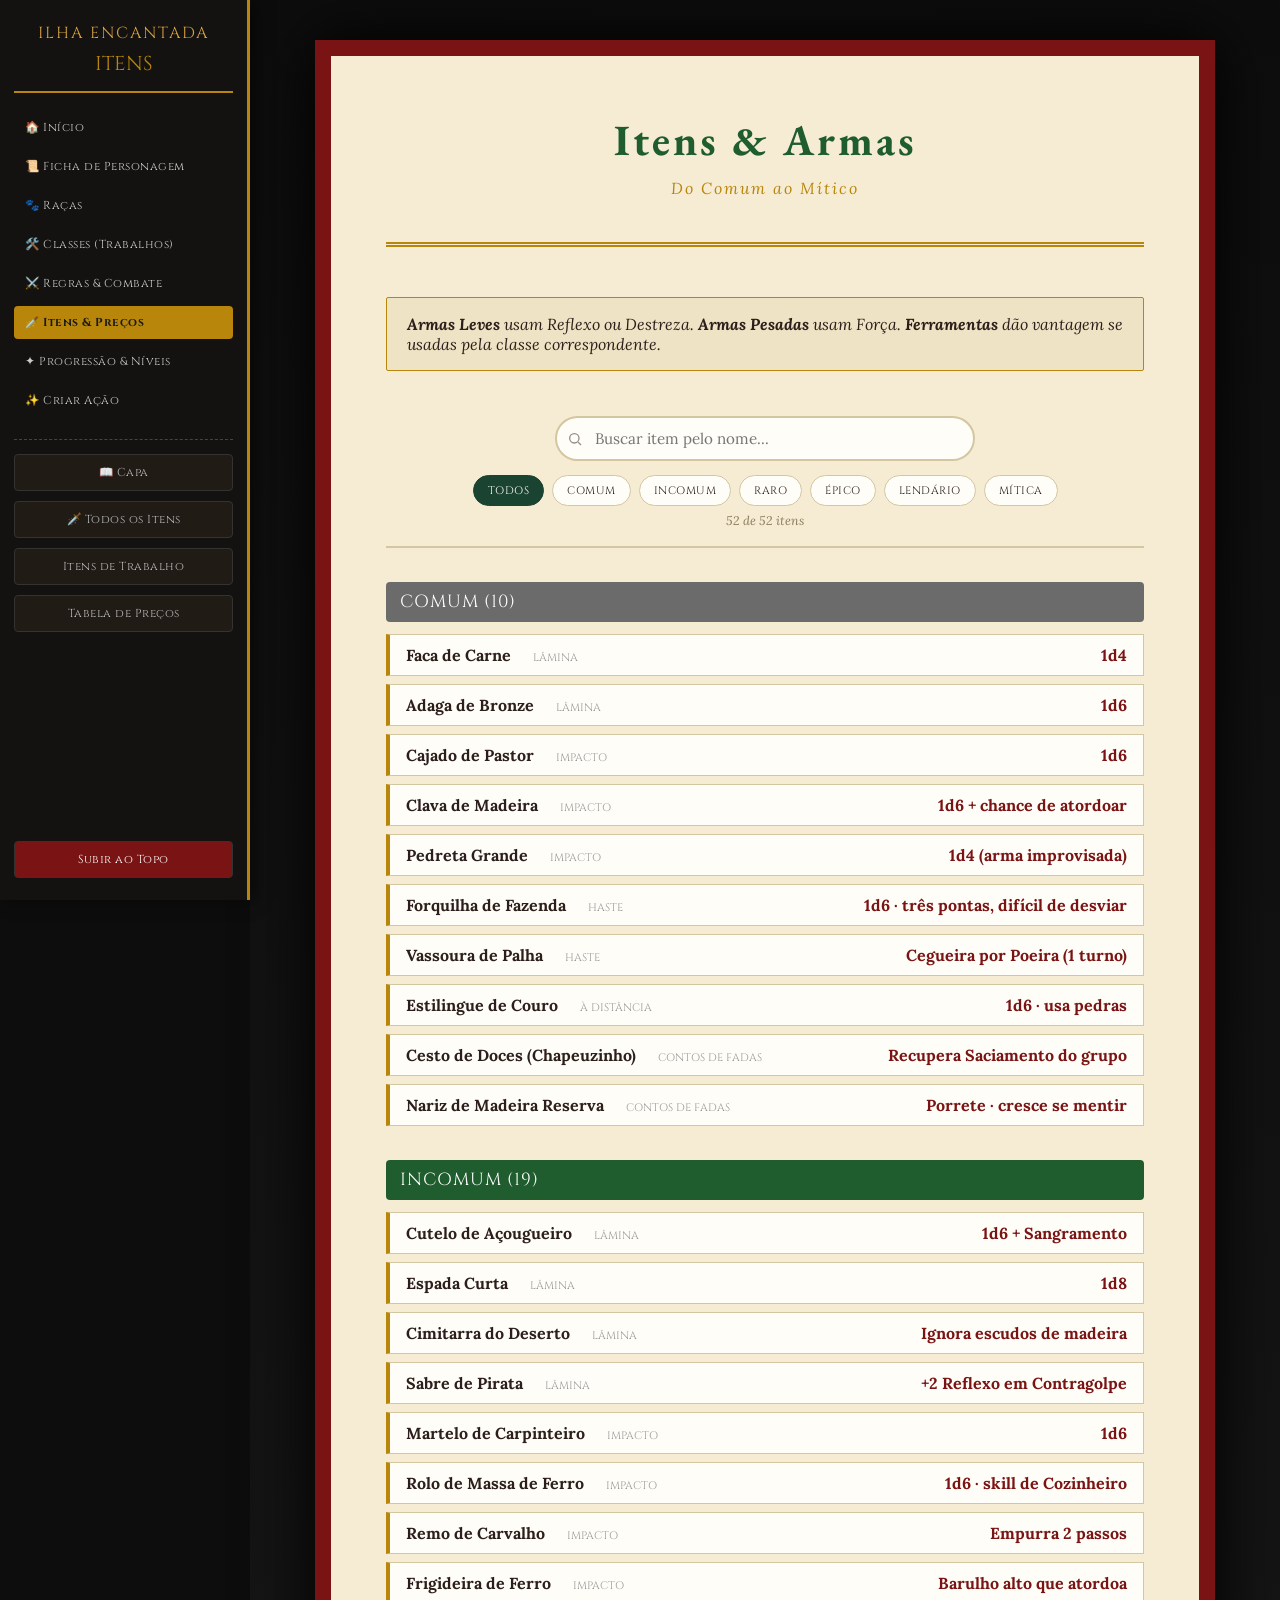
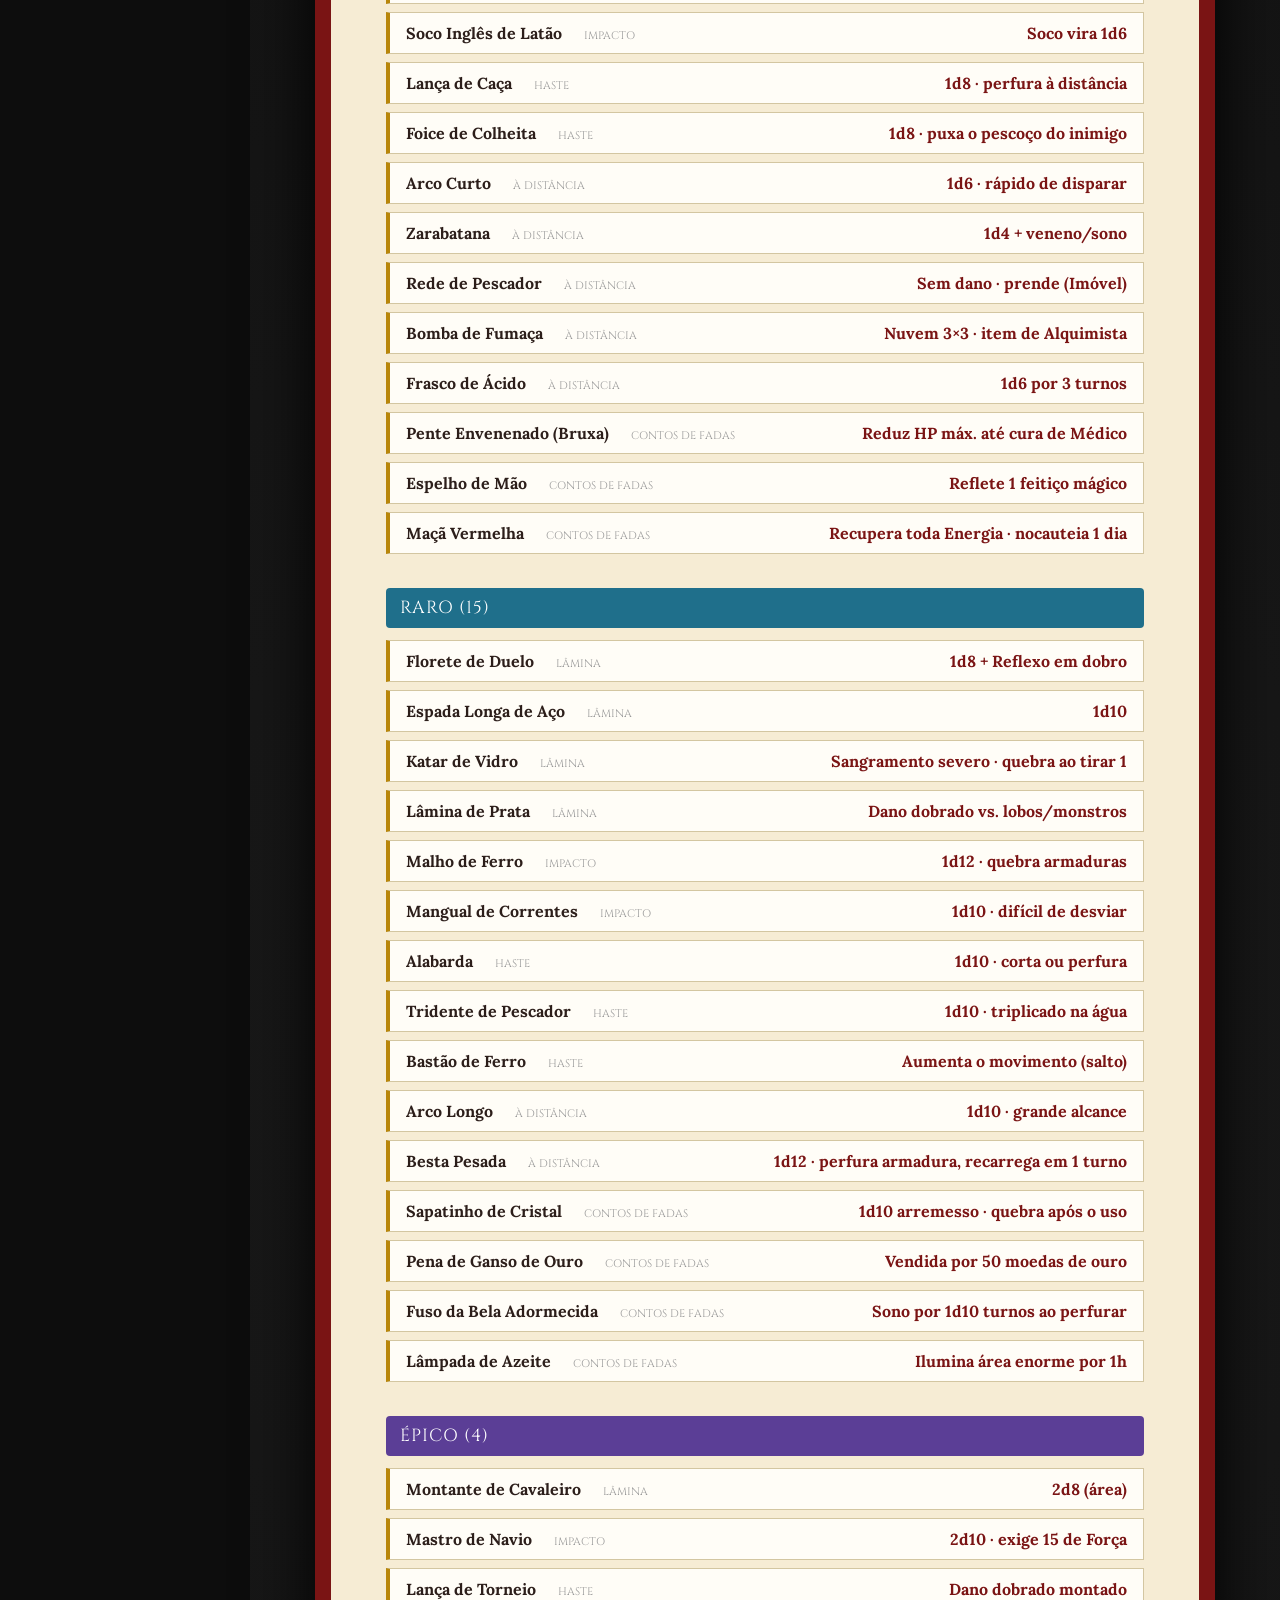
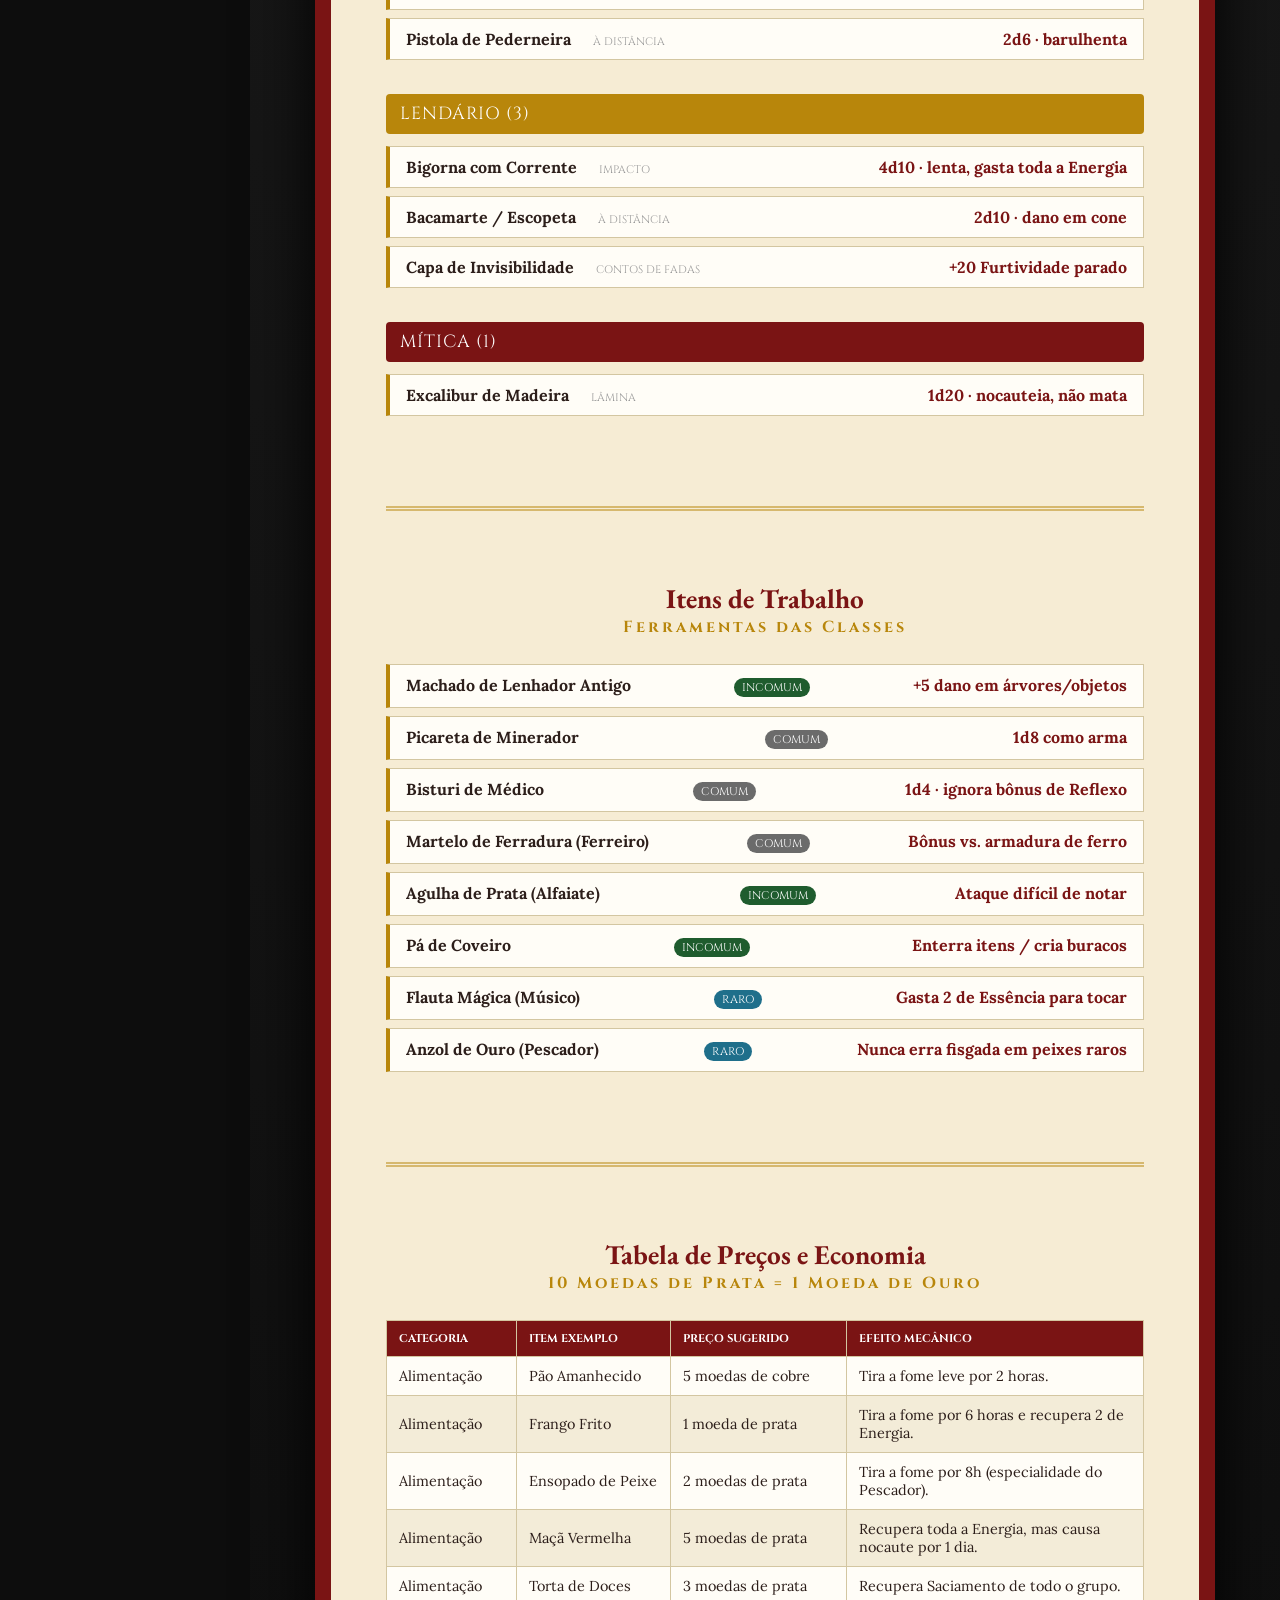
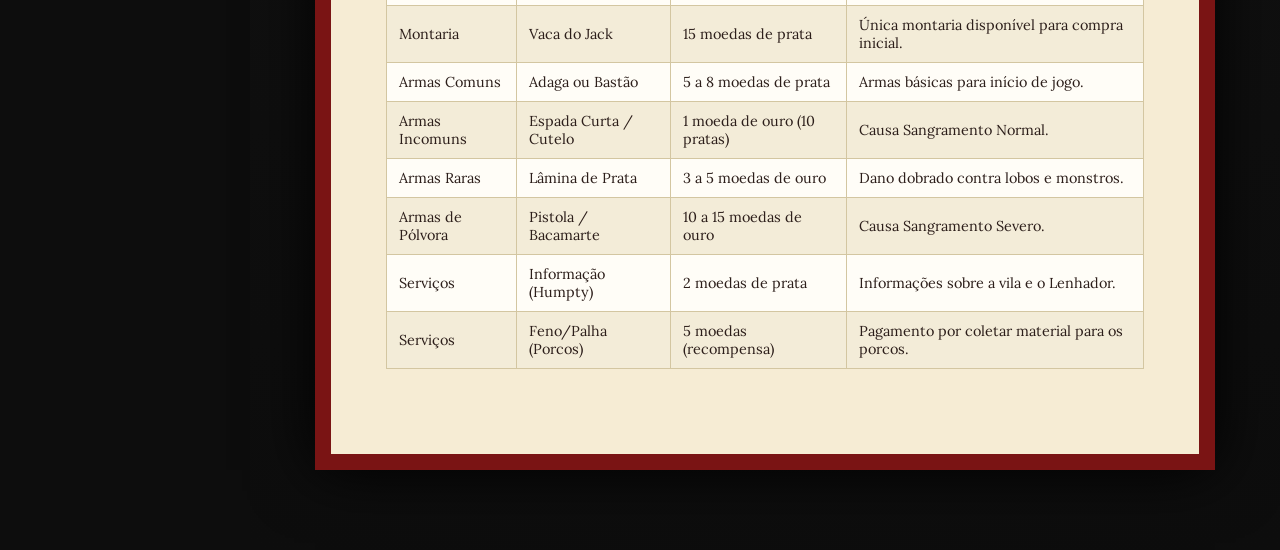
<file: itens.html>
<!DOCTYPE html>
<html lang="pt-br">
<head>
    <meta charset="UTF-8">
    <meta name="viewport" content="width=device-width, initial-scale=1.0">
    <title>RPG — Itens &amp; Preços</title>
    <link rel="stylesheet" href="assets/style.css">
</head>
<body>

<aside class="sidebar">
    <div class="sidebar-brand">Ilha Encantada</div>
    <div class="sidebar-title">Itens</div>

    <ul class="site-nav">
        <li><a href="index.html">🏠 Início</a></li>
        <li><a href="ficha.html">📜 Ficha de Personagem</a></li>
        <li><a href="racas.html">🐾 Raças</a></li>
        <li><a href="classes.html">🛠️ Classes (Trabalhos)</a></li>
        <li><a href="regras.html">⚔️ Regras &amp; Combate</a></li>
        <li><a href="itens.html" class="ativo">🗡️ Itens &amp; Preços</a></li>
        <li><a href="progressao.html">✦ Progressão &amp; Níveis</a></li>
        <li><a href="criar-acao.html">✨ Criar Ação</a></li>
    </ul>
    <hr class="sidebar-divisor">

    <ul class="lista-atalhos">
        <li><a href="#inicio" class="btn-atalho">📖 Capa</a></li>
        <li><a href="#todos-itens" class="btn-atalho">🗡️ Todos os Itens</a></li>
        <li><a href="#trabalho" class="btn-atalho">Itens de Trabalho</a></li>
        <li><a href="#precos" class="btn-atalho">Tabela de Preços</a></li>
    </ul>

    <div class="sidebar-footer">
        <a href="#inicio" class="btn-atalho" style="background: var(--blood); color: white;">Subir ao Topo</a>
    </div>
</aside>

<main class="main-content">
    <div class="grimorio" id="inicio">

        <header class="capa">
            <h1>Itens &amp; Armas</h1>
            <p class="subtitulo-capa">Do Comum ao Mítico</p>
        </header>

        <div class="callout">
            <strong>Armas Leves</strong> usam Reflexo ou Destreza. <strong>Armas Pesadas</strong> usam Força. <strong>Ferramentas</strong> dão vantagem se usadas pela classe correspondente.
        </div>

        <!-- ===================== TODOS OS ITENS (busca + raridade) ===================== -->
        <section id="todos-itens">
            <div class="toolbar-busca">
                <div class="busca-input-wrap">
                    <svg width="16" height="16" viewBox="0 0 24 24" fill="none" stroke="currentColor" stroke-width="2">
                        <circle cx="11" cy="11" r="7"></circle>
                        <line x1="21" y1="21" x2="16.65" y2="16.65"></line>
                    </svg>
                    <input type="text" id="busca" class="busca-input" placeholder="Buscar item pelo nome...">
                </div>
                <div class="filtro-chips" id="filtros">
                    <button class="chip ativo" data-raridade="todos">Todos</button>
                    <button class="chip" data-raridade="Comum">Comum</button>
                    <button class="chip" data-raridade="Incomum">Incomum</button>
                    <button class="chip" data-raridade="Raro">Raro</button>
                    <button class="chip" data-raridade="Épico">Épico</button>
                    <button class="chip" data-raridade="Lendário">Lendário</button>
                    <button class="chip" data-raridade="Mítica">Mítica</button>
                </div>
                <p class="contador-resultados" id="contador"></p>
            </div>

            <div id="resultado-itens"></div>
            <p class="sem-resultados" id="sem-resultados">Nenhum item encontrado com esse nome.</p>
        </section>

        <hr class="separator">

        <!-- ===================== ITENS DE TRABALHO ===================== -->
        <section id="trabalho">
            <h2 class="raca-nome" style="font-size:1.7rem;">Itens de Trabalho</h2>
            <span class="raca-tags">Ferramentas das Classes</span>
            <div id="lista-trabalho"></div>
        </section>

        <hr class="separator">

        <!-- ===================== PREÇOS ===================== -->
        <section id="precos">
            <h2 class="raca-nome" style="font-size:1.7rem;">Tabela de Preços e Economia</h2>
            <span class="raca-tags">10 Moedas de Prata = 1 Moeda de Ouro</span>

            <table class="preco-table">
                <thead>
                    <tr><th>Categoria</th><th>Item Exemplo</th><th>Preço Sugerido</th><th>Efeito Mecânico</th></tr>
                </thead>
                <tbody>
                    <tr><td>Alimentação</td><td>Pão Amanhecido</td><td>5 moedas de cobre</td><td>Tira a fome leve por 2 horas.</td></tr>
                    <tr><td>Alimentação</td><td>Frango Frito</td><td>1 moeda de prata</td><td>Tira a fome por 6 horas e recupera 2 de Energia.</td></tr>
                    <tr><td>Alimentação</td><td>Ensopado de Peixe</td><td>2 moedas de prata</td><td>Tira a fome por 8h (especialidade do Pescador).</td></tr>
                    <tr><td>Alimentação</td><td>Maçã Vermelha</td><td>5 moedas de prata</td><td>Recupera toda a Energia, mas causa nocaute por 1 dia.</td></tr>
                    <tr><td>Alimentação</td><td>Torta de Doces</td><td>3 moedas de prata</td><td>Recupera Saciamento de todo o grupo.</td></tr>
                    <tr><td>Montaria</td><td>Vaca do Jack</td><td>15 moedas de prata</td><td>Única montaria disponível para compra inicial.</td></tr>
                    <tr><td>Armas Comuns</td><td>Adaga ou Bastão</td><td>5 a 8 moedas de prata</td><td>Armas básicas para início de jogo.</td></tr>
                    <tr><td>Armas Incomuns</td><td>Espada Curta / Cutelo</td><td>1 moeda de ouro (10 pratas)</td><td>Causa Sangramento Normal.</td></tr>
                    <tr><td>Armas Raras</td><td>Lâmina de Prata</td><td>3 a 5 moedas de ouro</td><td>Dano dobrado contra lobos e monstros.</td></tr>
                    <tr><td>Armas de Pólvora</td><td>Pistola / Bacamarte</td><td>10 a 15 moedas de ouro</td><td>Causa Sangramento Severo.</td></tr>
                    <tr><td>Serviços</td><td>Informação (Humpty)</td><td>2 moedas de prata</td><td>Informações sobre a vila e o Lenhador.</td></tr>
                    <tr><td>Serviços</td><td>Feno/Palha (Porcos)</td><td>5 moedas (recompensa)</td><td>Pagamento por coletar material para os porcos.</td></tr>
                </tbody>
            </table>
        </section>

    </div>
</main>

<script src="assets/script.js"></script>
<script src="assets/itens-data.js"></script>
</body>
</html>
</file>
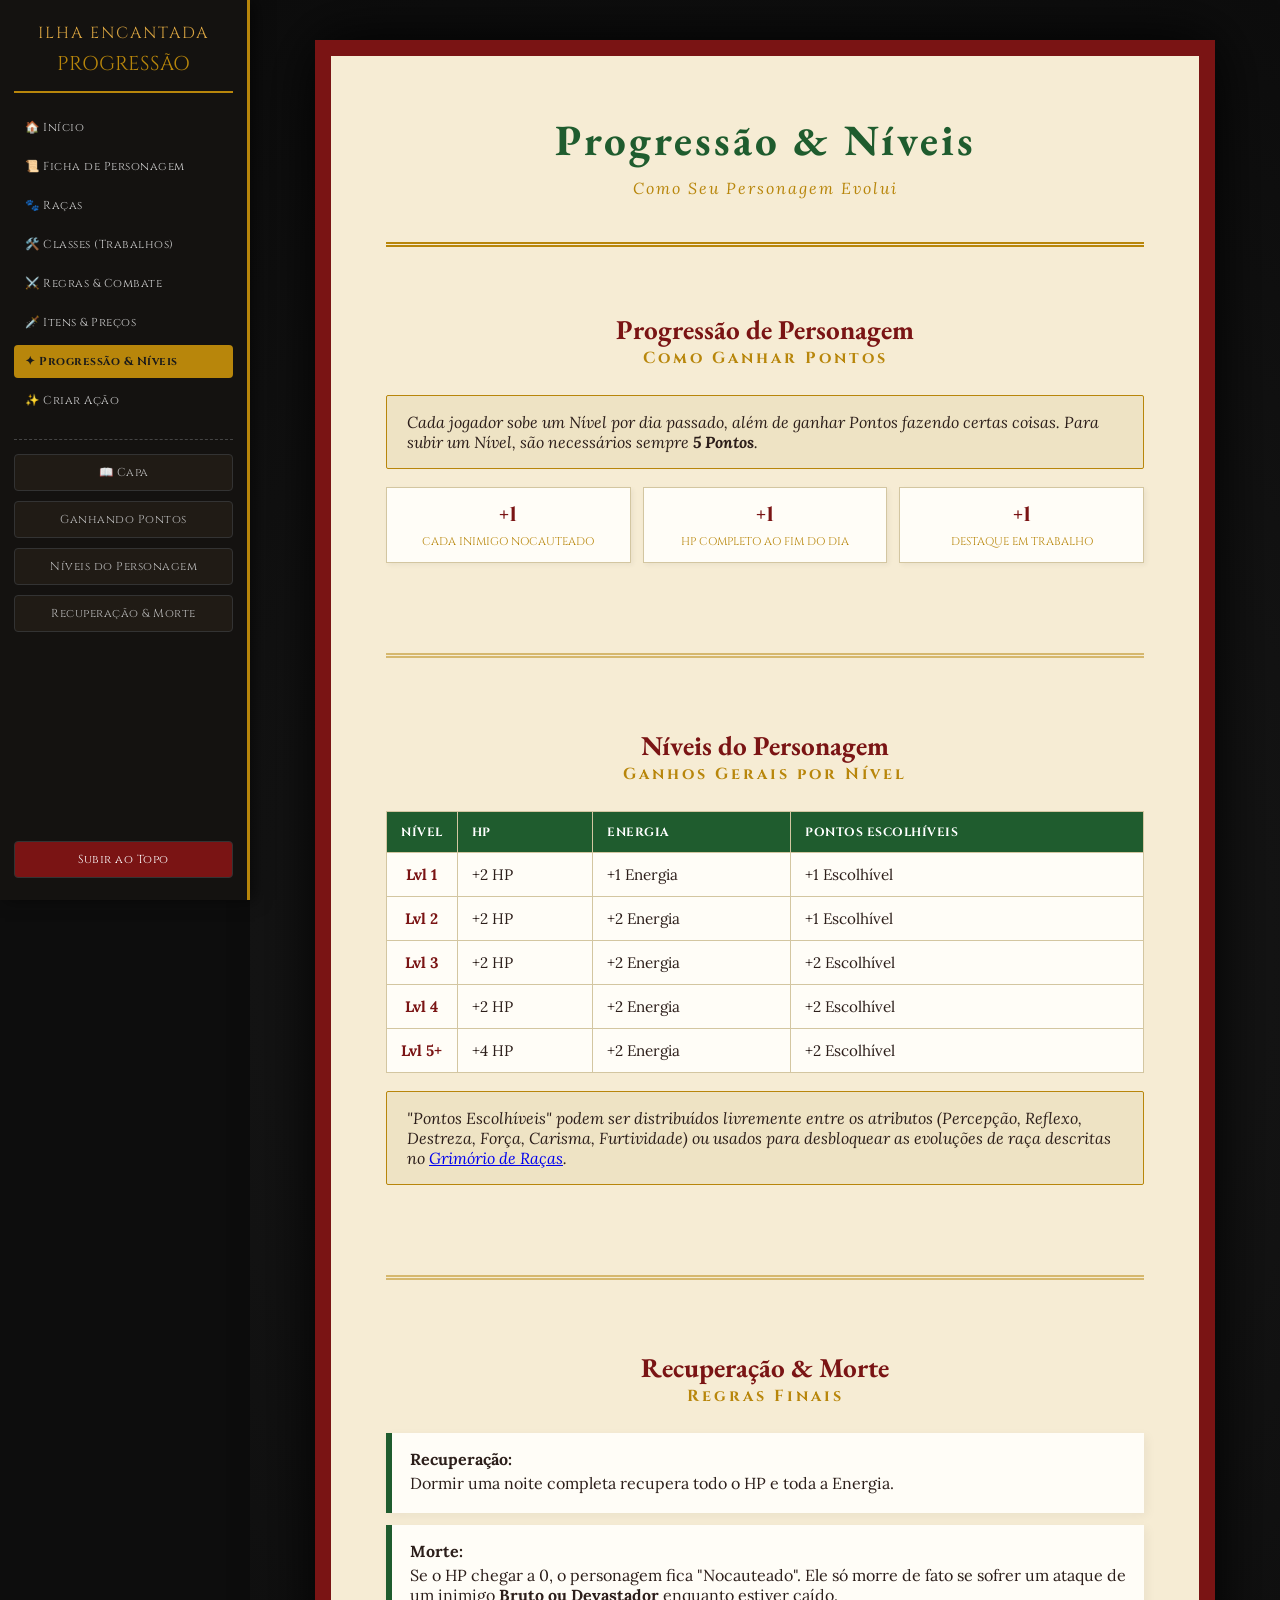
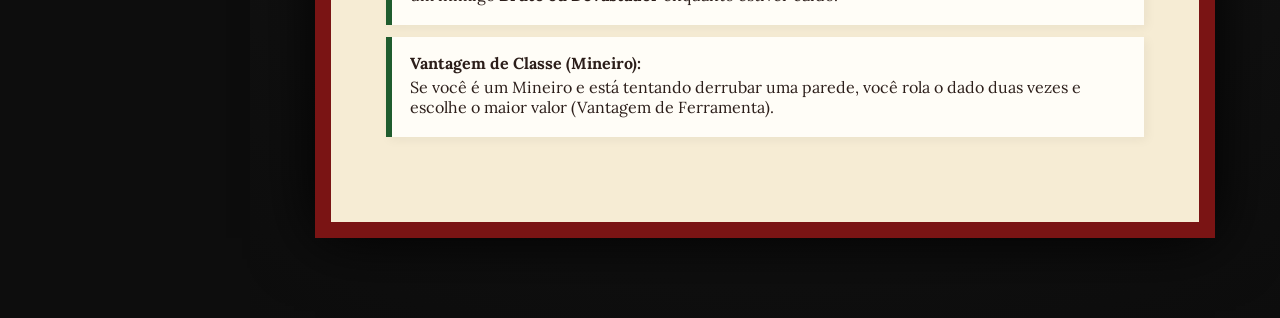
<file: progressao.html>
<!DOCTYPE html>
<html lang="pt-br">
<head>
    <meta charset="UTF-8">
    <meta name="viewport" content="width=device-width, initial-scale=1.0">
    <title>RPG — Progressão &amp; Níveis</title>
    <link rel="stylesheet" href="assets/style.css">
</head>
<body>

<aside class="sidebar">
    <div class="sidebar-brand">Ilha Encantada</div>
    <div class="sidebar-title">Progressão</div>

    <ul class="site-nav">
        <li><a href="index.html">🏠 Início</a></li>
        <li><a href="ficha.html">📜 Ficha de Personagem</a></li>
        <li><a href="racas.html">🐾 Raças</a></li>
        <li><a href="classes.html">🛠️ Classes (Trabalhos)</a></li>
        <li><a href="regras.html">⚔️ Regras & Combate</a></li>
        <li><a href="itens.html">🗡️ Itens & Preços</a></li>
        <li><a href="progressao.html" class="ativo">✦ Progressão & Níveis</a></li>
        <li><a href="criar-acao.html">✨ Criar Ação</a></li>
    </ul>
    <hr class="sidebar-divisor">

    <ul class="lista-atalhos">
        <li><a href="#inicio" class="btn-atalho">📖 Capa</a></li>
        <li><a href="#pontos" class="btn-atalho">Ganhando Pontos</a></li>
        <li><a href="#niveis" class="btn-atalho">Níveis do Personagem</a></li>
        <li><a href="#recuperacao" class="btn-atalho">Recuperação &amp; Morte</a></li>
    </ul>

    <div class="sidebar-footer">
        <a href="#inicio" class="btn-atalho" style="background: var(--blood); color: white;">Subir ao Topo</a>
    </div>
</aside>

<main class="main-content">
    <div class="grimorio" id="inicio">

        <header class="capa">
            <h1>Progressão &amp; Níveis</h1>
            <p class="subtitulo-capa">Como Seu Personagem Evolui</p>
        </header>

        <!-- ===================== PONTOS ===================== -->
        <section id="pontos">
            <h2 class="raca-nome" style="font-size:1.7rem;">Progressão de Personagem</h2>
            <span class="raca-tags">Como Ganhar Pontos</span>

            <div class="callout">
                Cada jogador sobe um Nível por dia passado, além de ganhar Pontos fazendo certas coisas. Para subir um Nível, são necessários sempre <strong>5 Pontos</strong>.
            </div>

            <div class="stats-grid">
                <div class="stat-card"><span class="stat-val">+1</span><span class="stat-label">Cada Inimigo Nocauteado</span></div>
                <div class="stat-card"><span class="stat-val">+1</span><span class="stat-label">HP Completo ao Fim do Dia</span></div>
                <div class="stat-card"><span class="stat-val">+1</span><span class="stat-label">Destaque em Trabalho</span></div>
            </div>
        </section>

        <hr class="separator">

        <!-- ===================== NÍVEIS ===================== -->
        <section id="niveis">
            <h2 class="raca-nome" style="font-size:1.7rem;">Níveis do Personagem</h2>
            <span class="raca-tags">Ganhos Gerais por Nível</span>

            <table class="level-table">
                <thead><tr><th>Nível</th><th>HP</th><th>Energia</th><th>Pontos Escolhíveis</th></tr></thead>
                <tbody>
                    <tr><td class="level-num">Lvl 1</td><td>+2 HP</td><td>+1 Energia</td><td>+1 Escolhível</td></tr>
                    <tr><td class="level-num">Lvl 2</td><td>+2 HP</td><td>+2 Energia</td><td>+1 Escolhível</td></tr>
                    <tr><td class="level-num">Lvl 3</td><td>+2 HP</td><td>+2 Energia</td><td>+2 Escolhível</td></tr>
                    <tr><td class="level-num">Lvl 4</td><td>+2 HP</td><td>+2 Energia</td><td>+2 Escolhível</td></tr>
                    <tr><td class="level-num">Lvl 5+</td><td>+4 HP</td><td>+2 Energia</td><td>+2 Escolhível</td></tr>
                </tbody>
            </table>

            <div class="callout">
                "Pontos Escolhíveis" podem ser distribuídos livremente entre os atributos (Percepção, Reflexo, Destreza, Força, Carisma, Furtividade) ou usados para desbloquear as evoluções de raça descritas no <a href="racas.html">Grimório de Raças</a>.
            </div>
        </section>

        <hr class="separator">

        <!-- ===================== RECUPERAÇÃO E MORTE ===================== -->
        <section id="recuperacao">
            <h2 class="raca-nome" style="font-size:1.7rem;">Recuperação &amp; Morte</h2>
            <span class="raca-tags">Regras Finais</span>

            <div class="hab-item">
                <strong>Recuperação:</strong>
                <p>Dormir uma noite completa recupera todo o HP e toda a Energia.</p>
            </div>

            <div class="hab-item">
                <strong>Morte:</strong>
                <p>Se o HP chegar a 0, o personagem fica "Nocauteado". Ele só morre de fato se sofrer um ataque de um inimigo <strong>Bruto ou Devastador</strong> enquanto estiver caído.</p>
            </div>

            <div class="hab-item">
                <strong>Vantagem de Classe (Mineiro):</strong>
                <p>Se você é um Mineiro e está tentando derrubar uma parede, você rola o dado duas vezes e escolhe o maior valor (Vantagem de Ferramenta).</p>
            </div>
        </section>

    </div>
</main>

<script src="assets/script.js"></script>
</body>
</html>
</file>
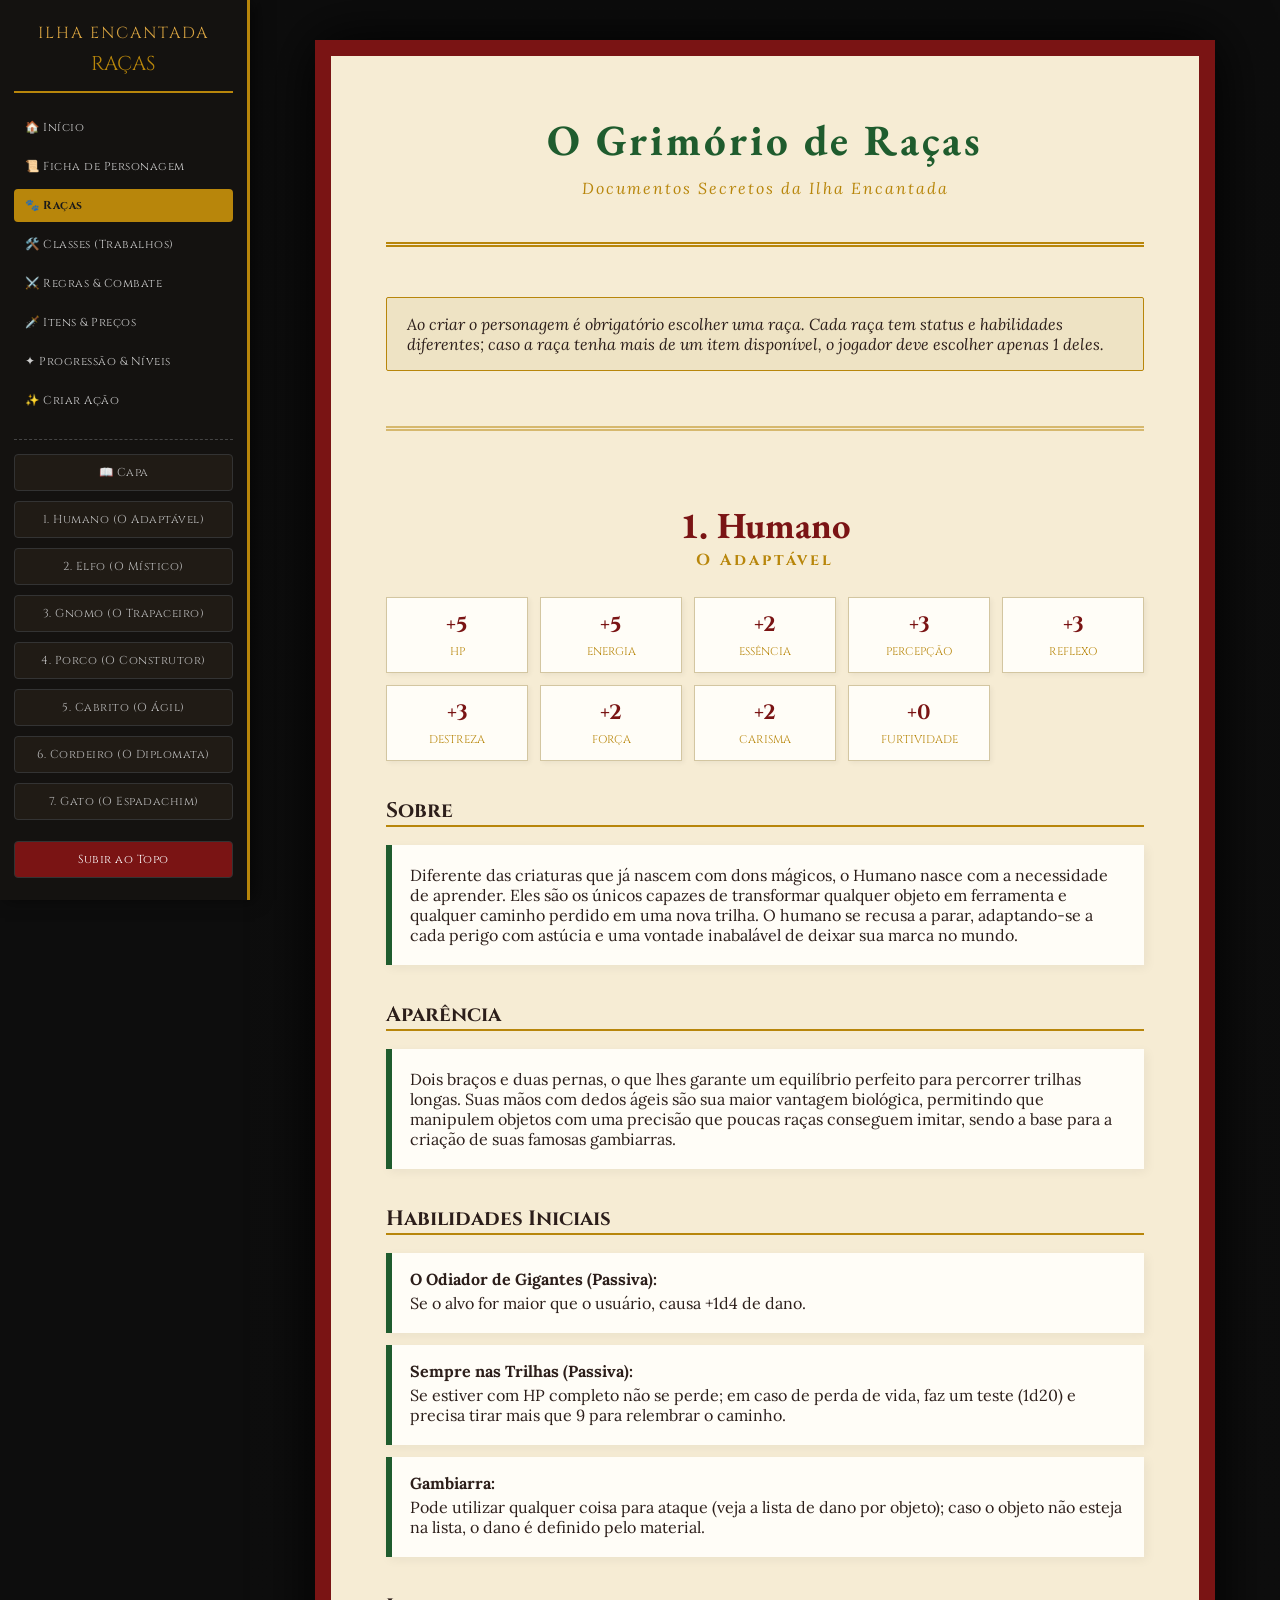
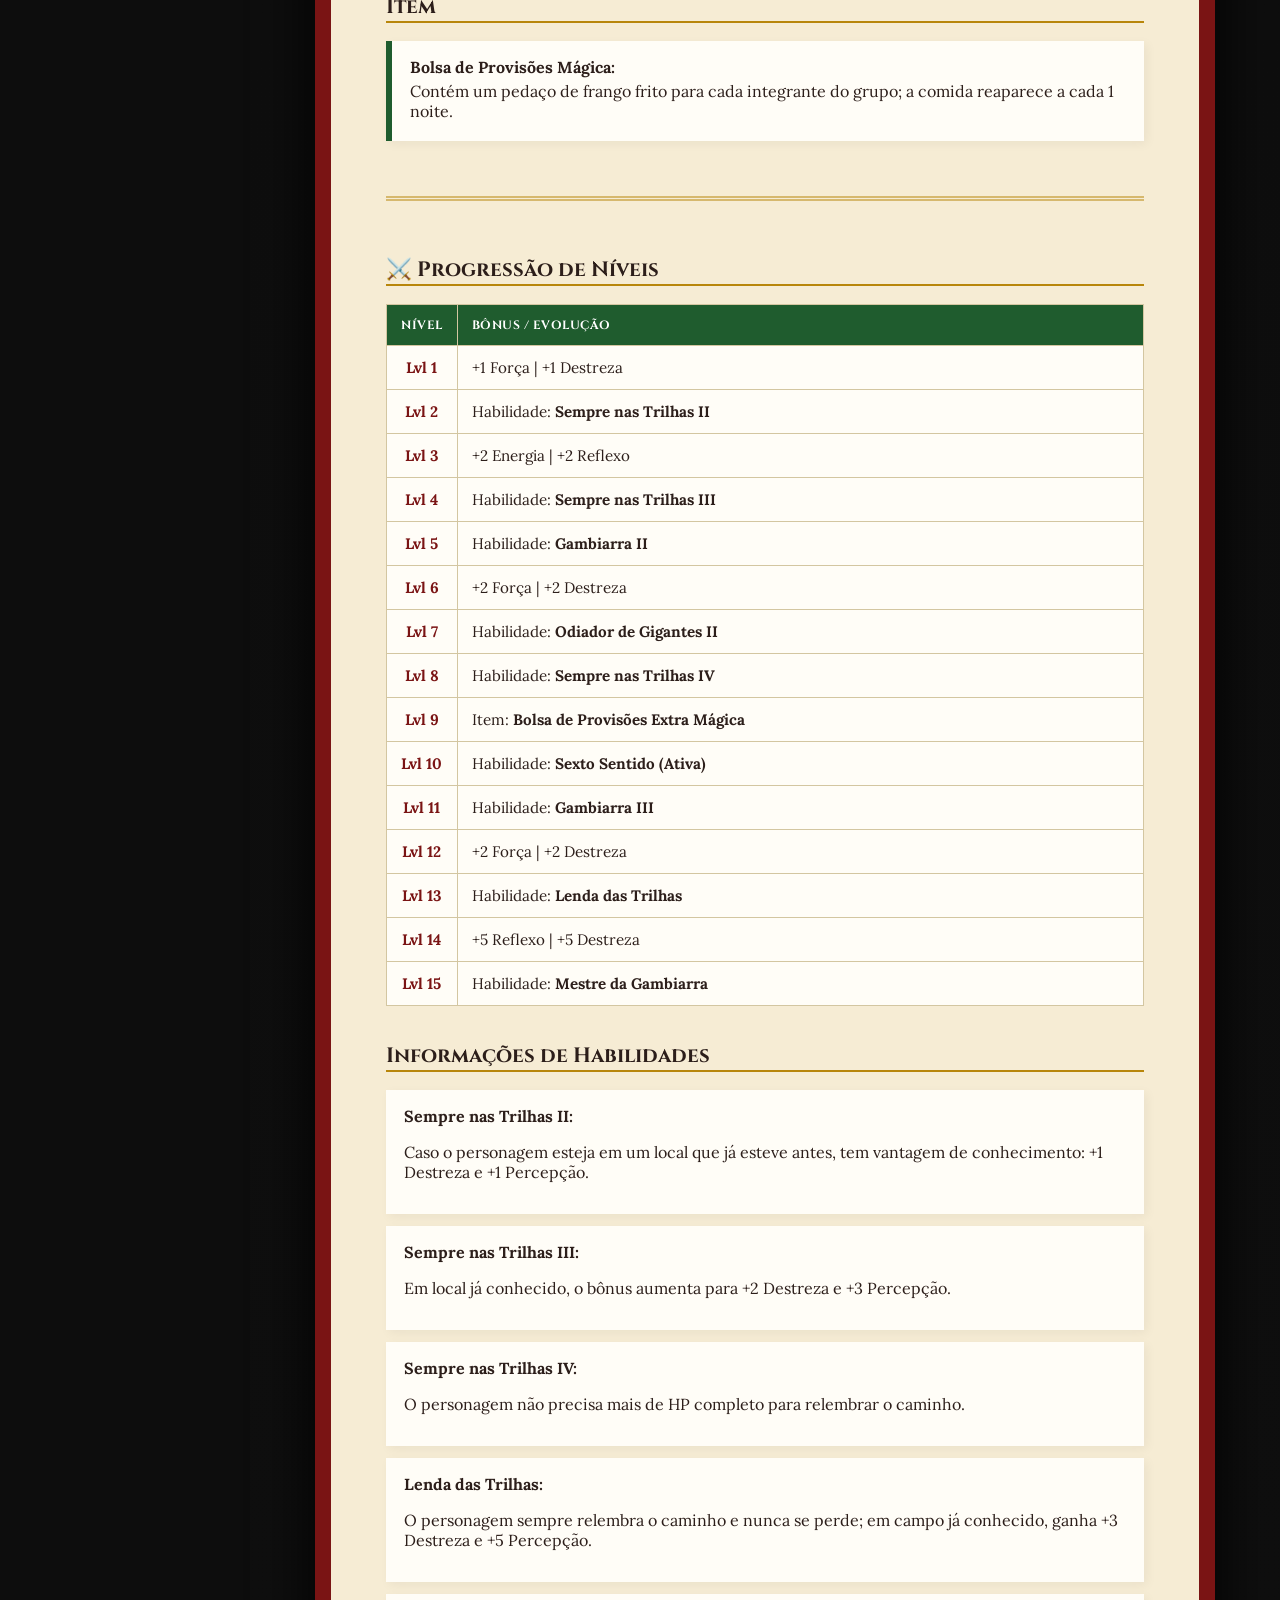
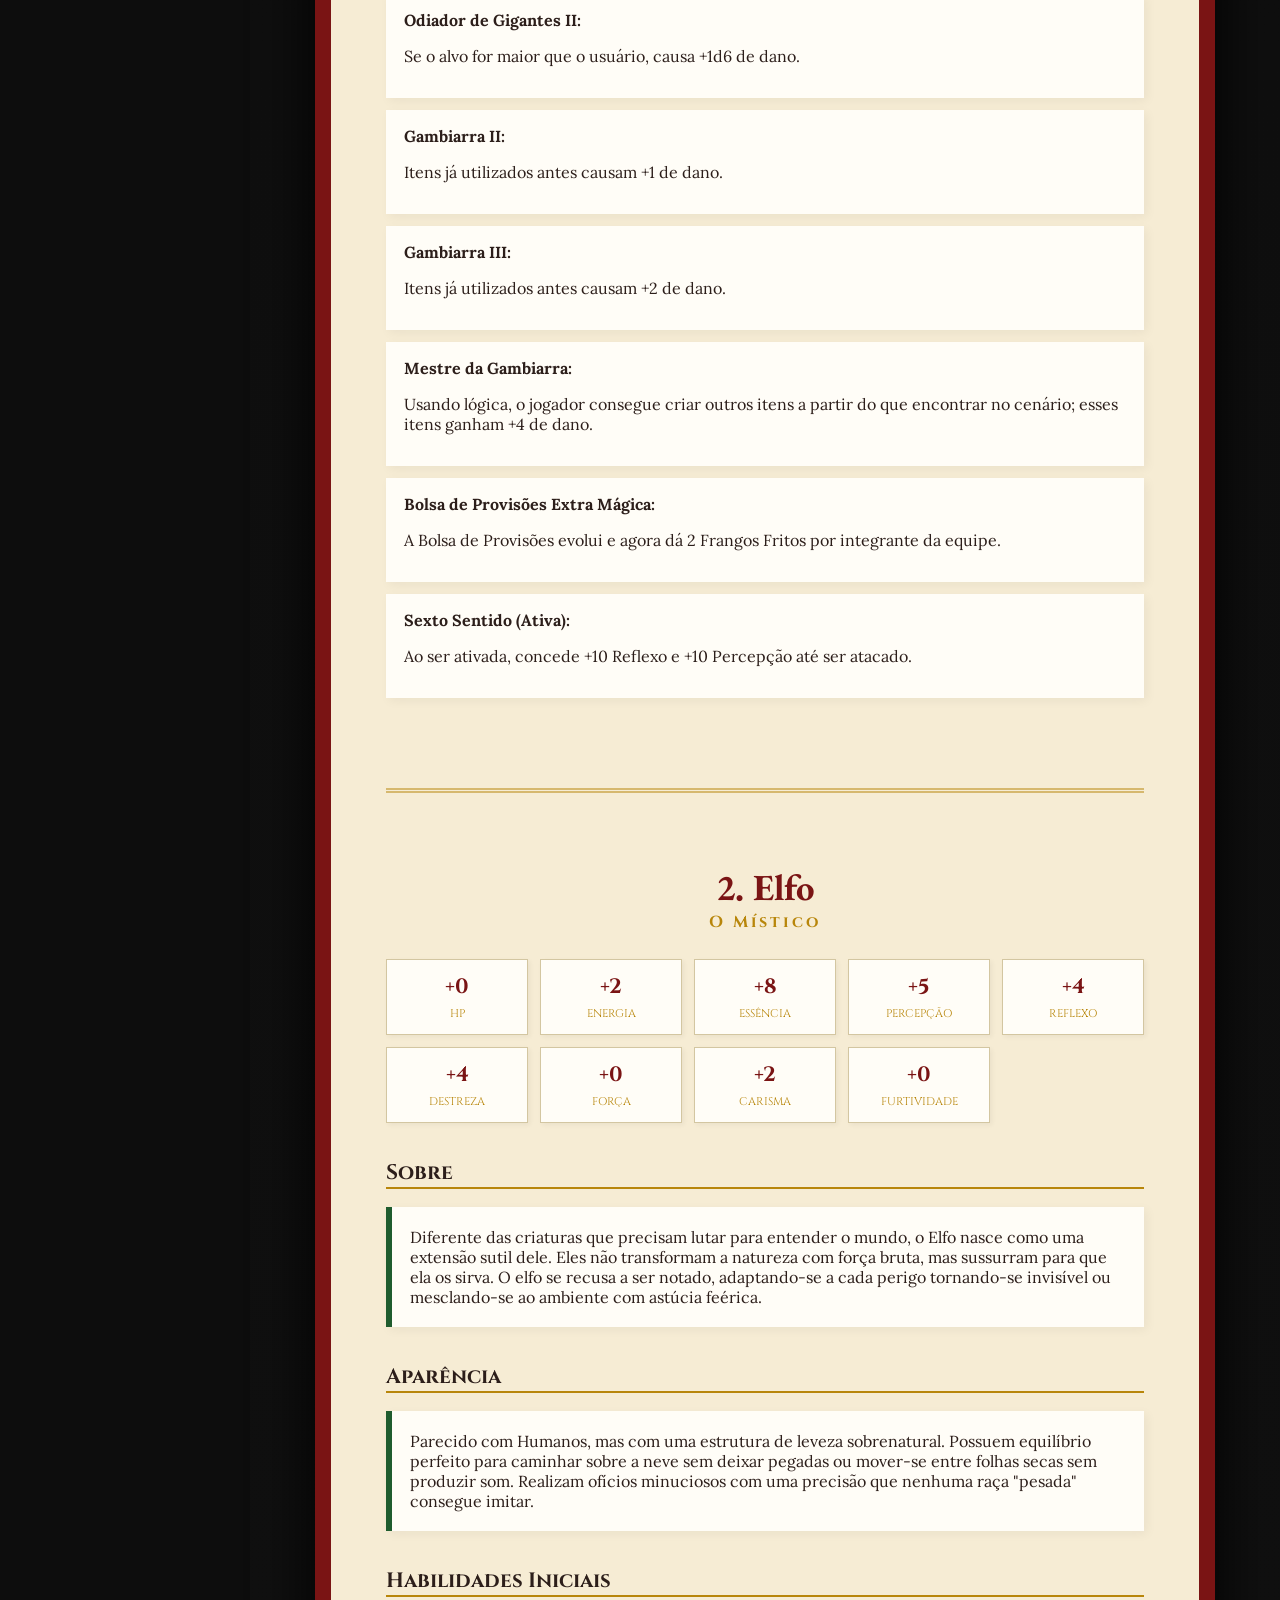
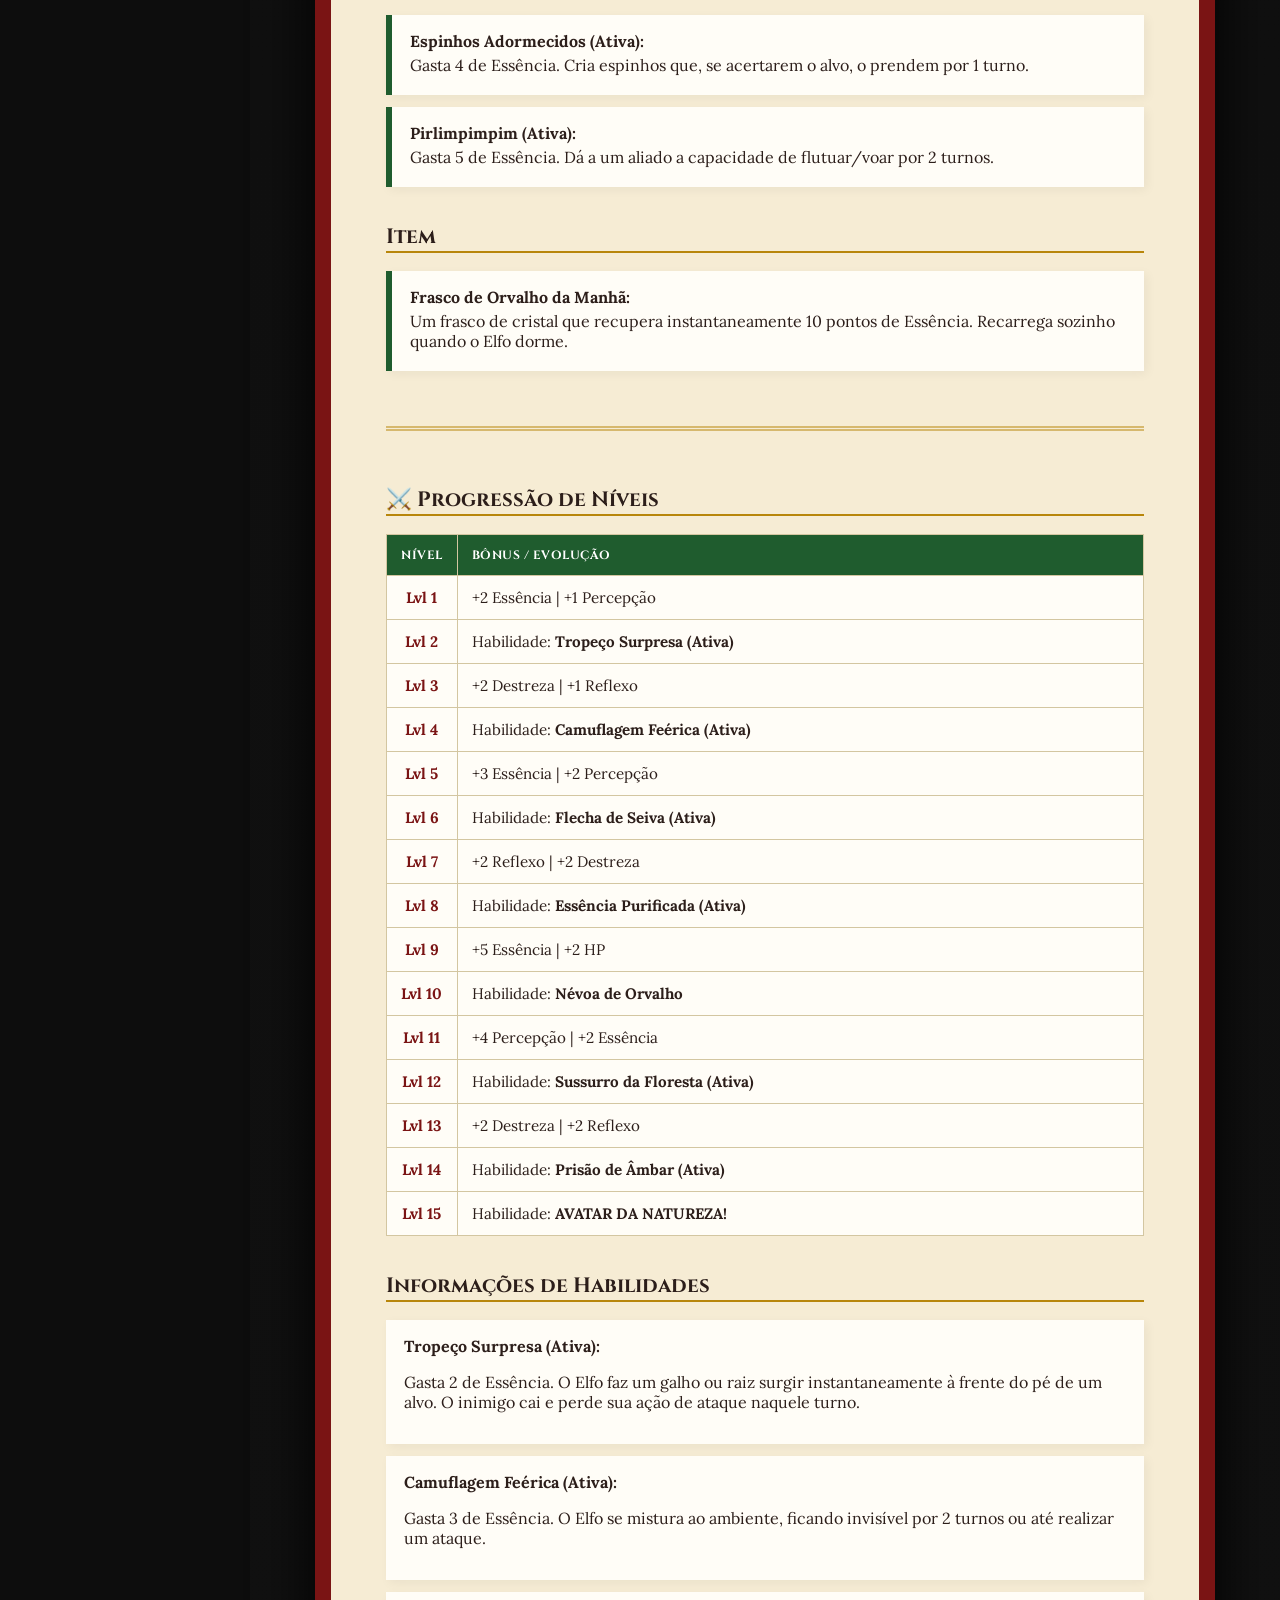
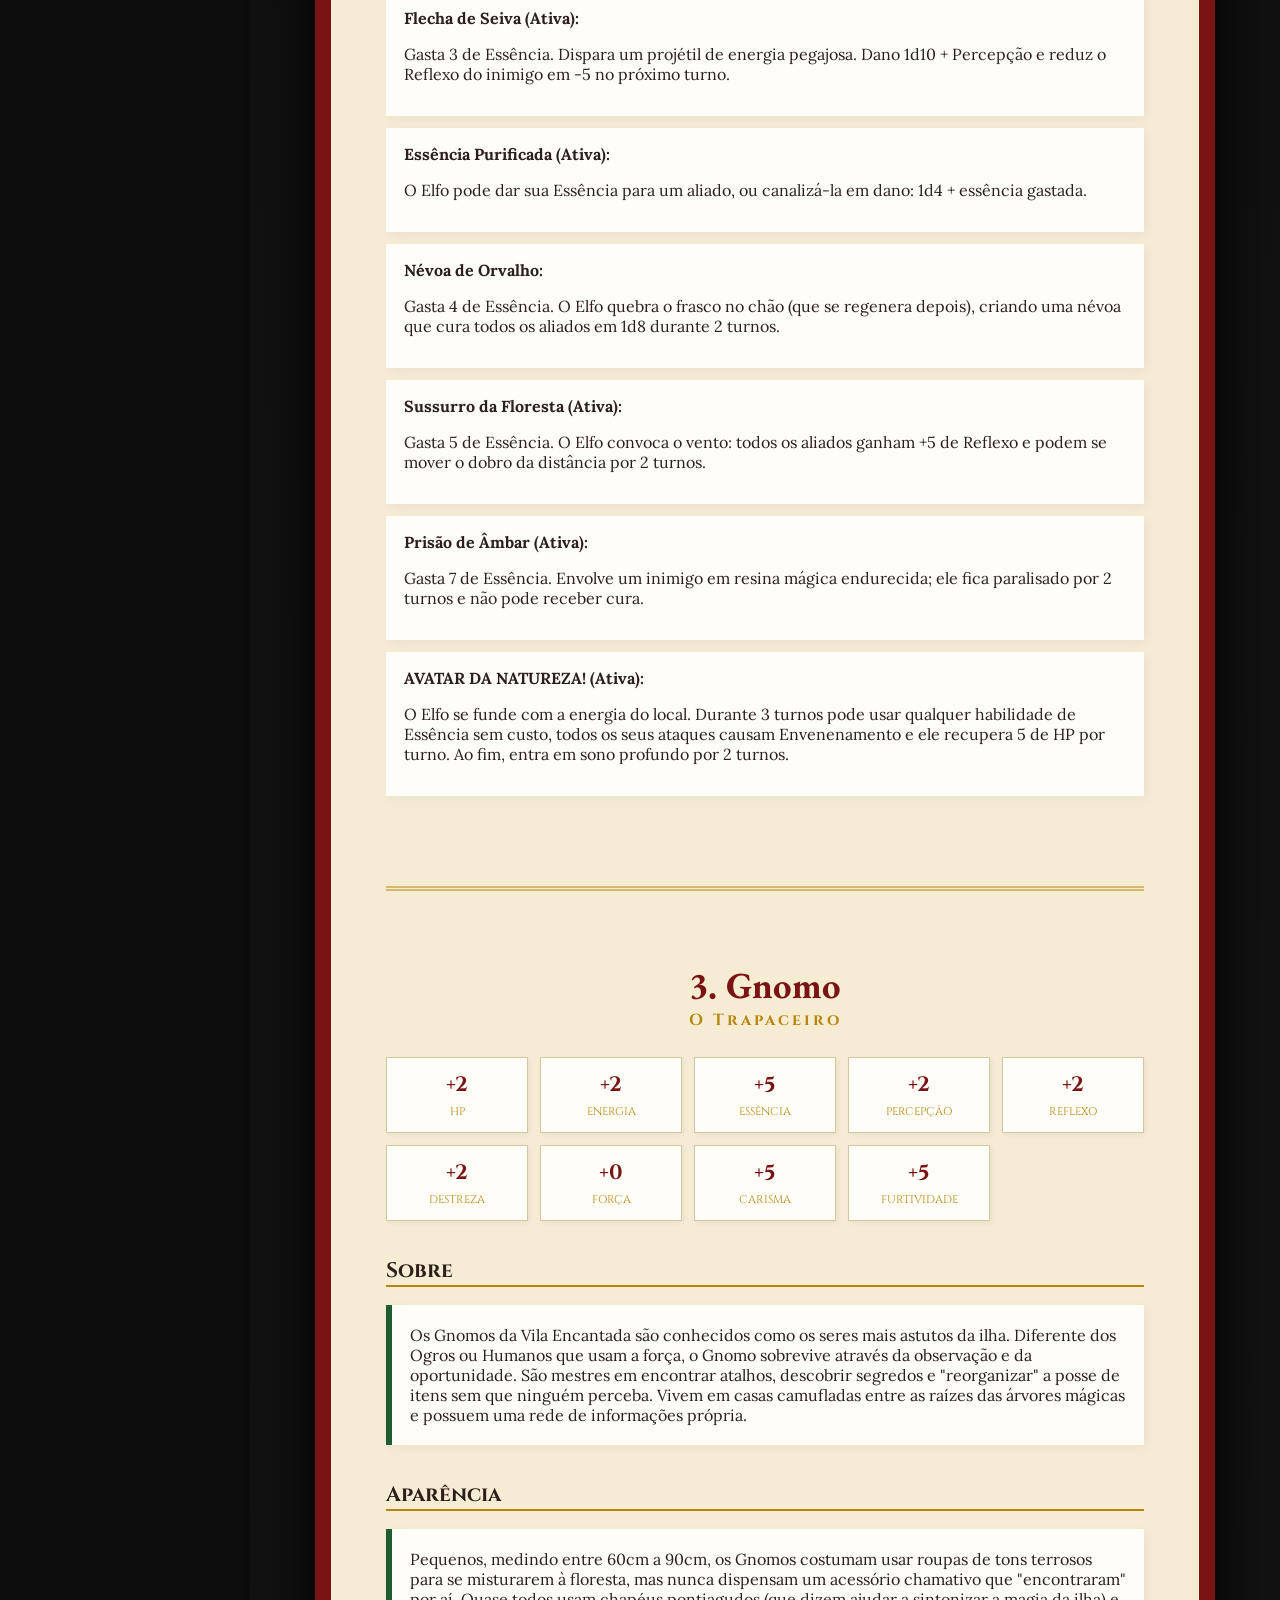
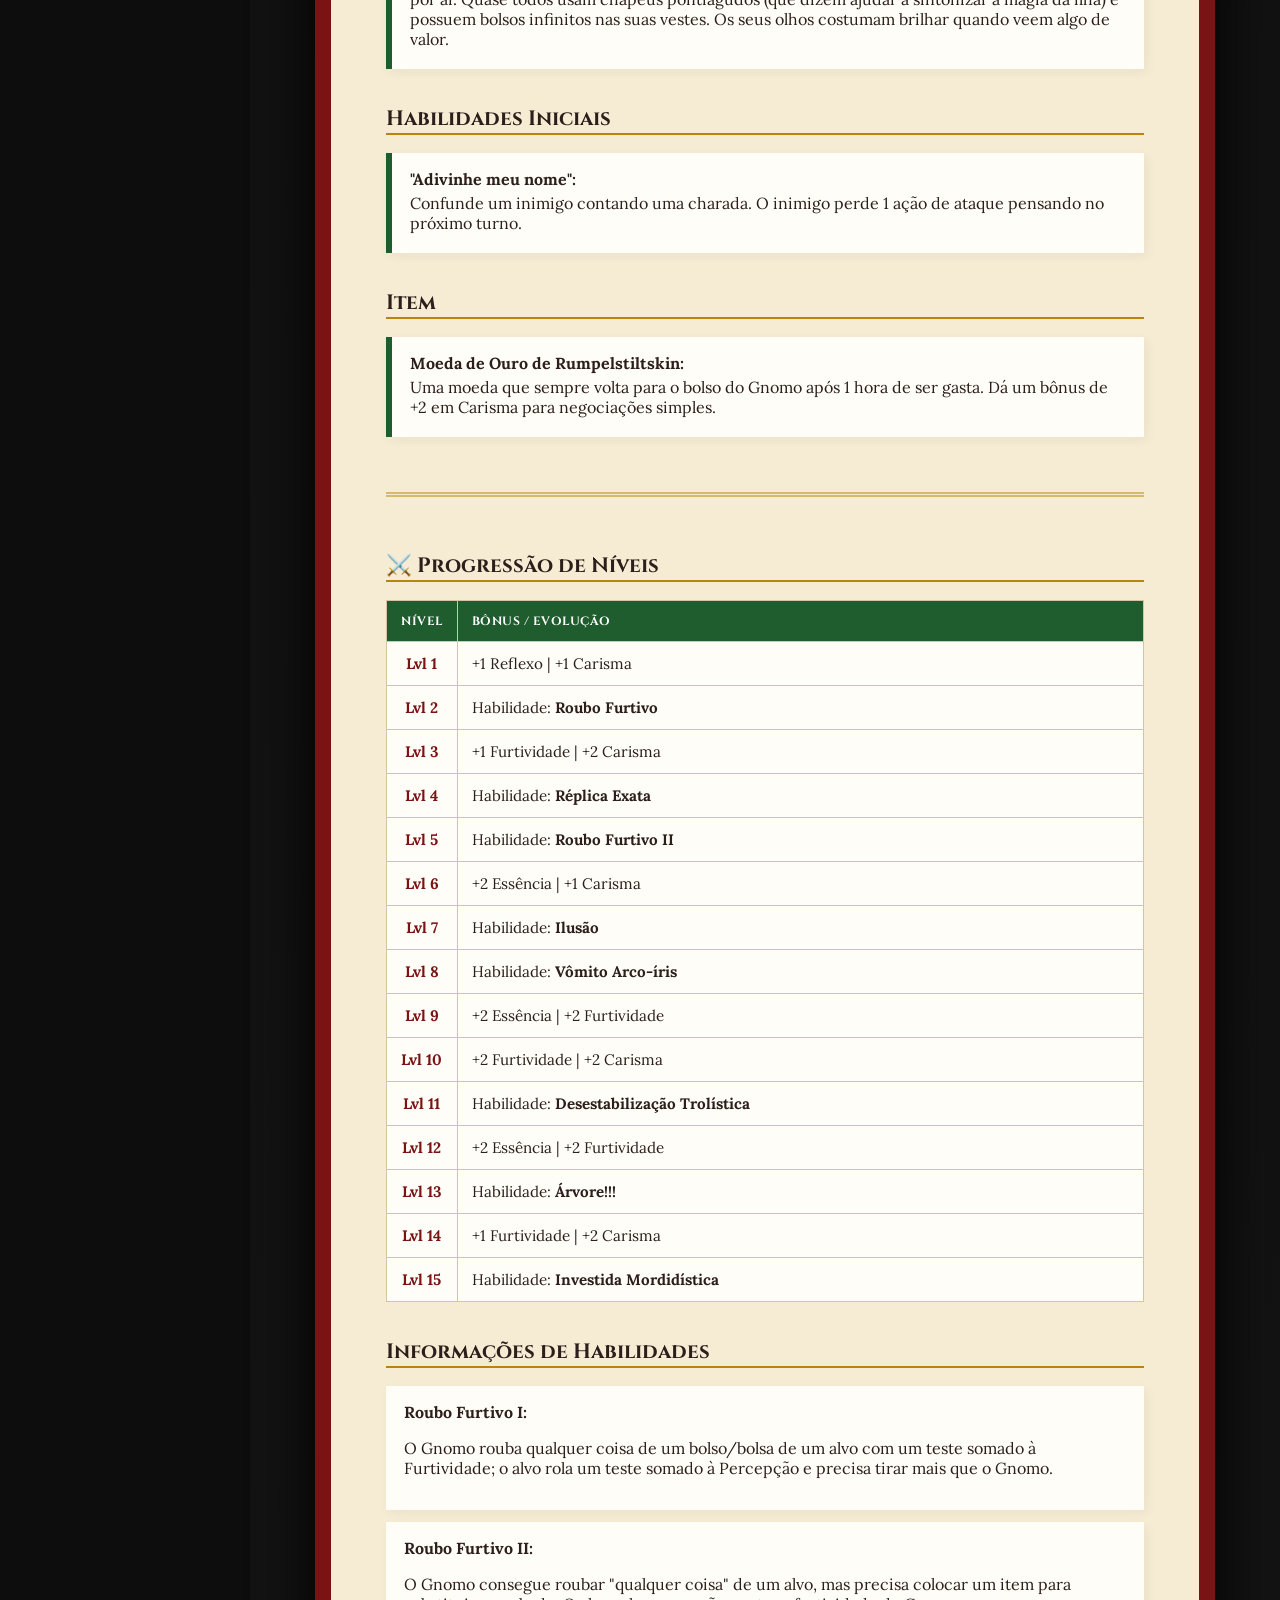
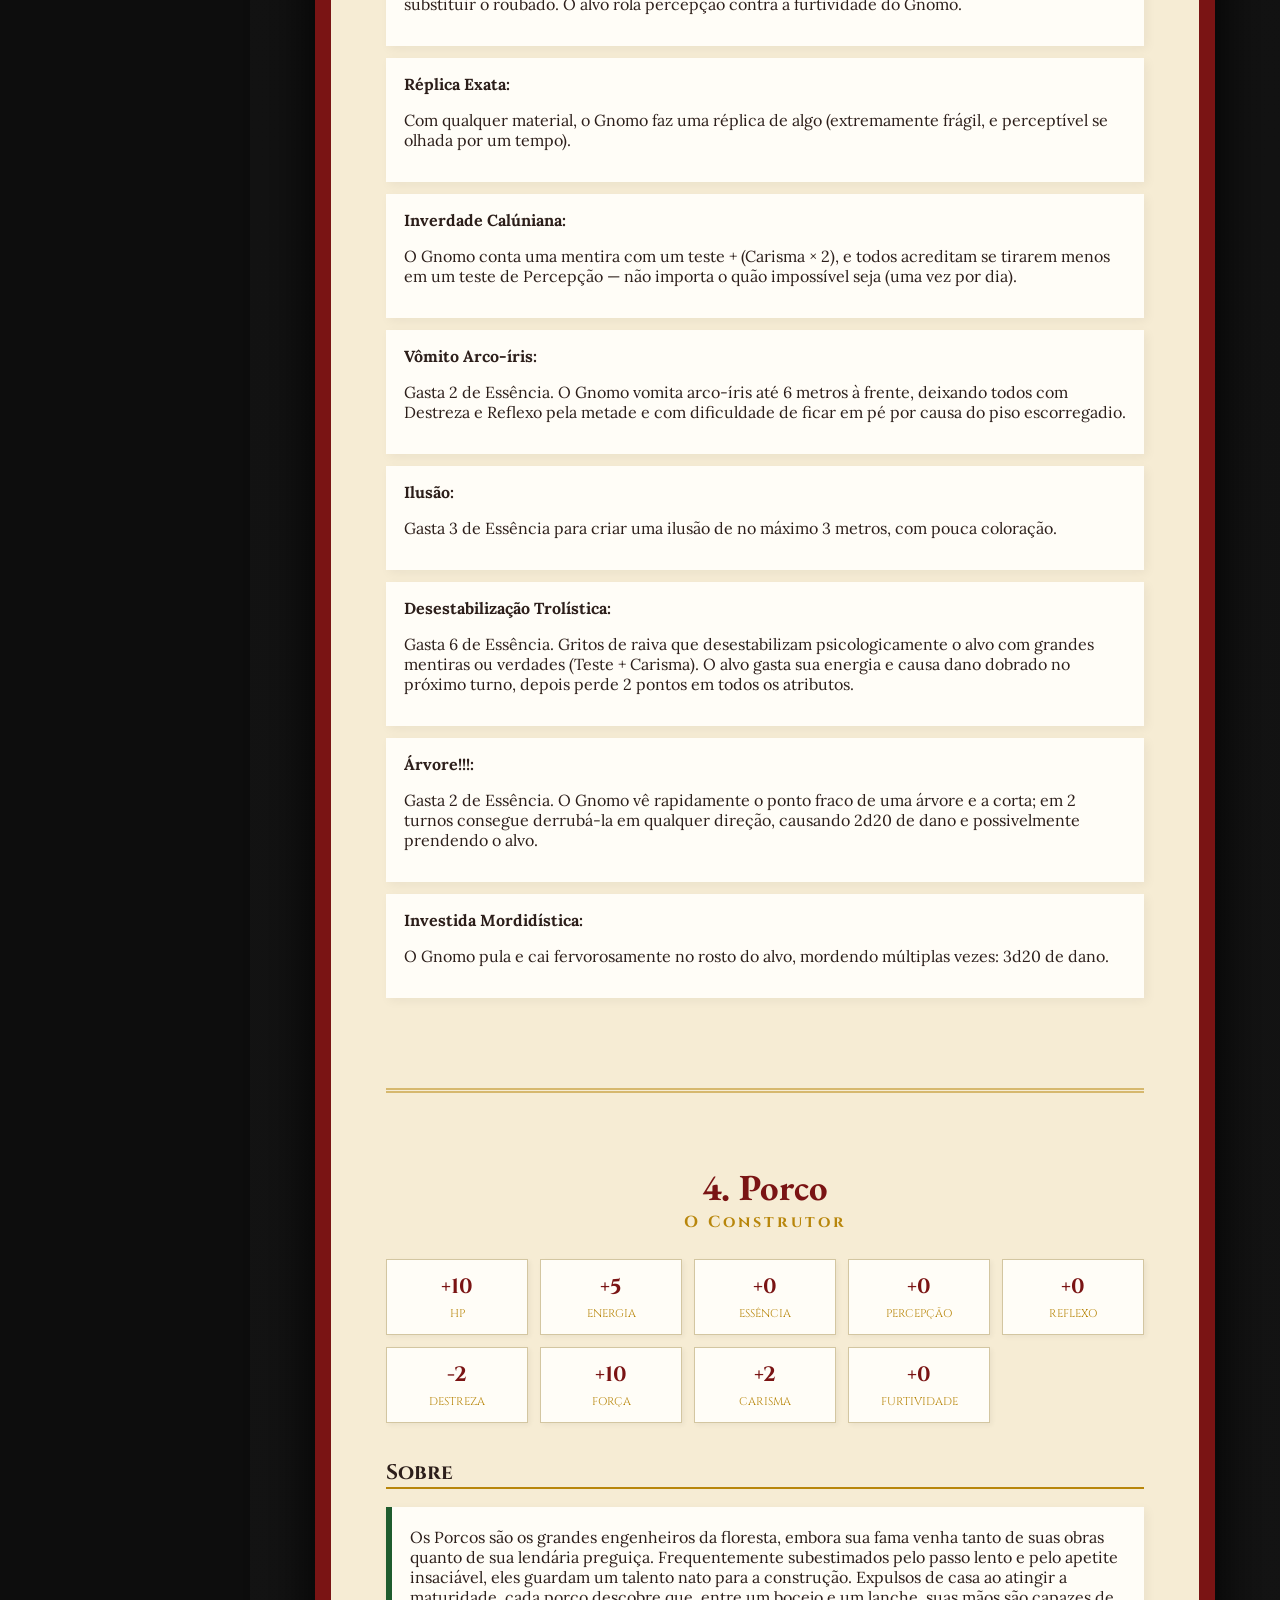
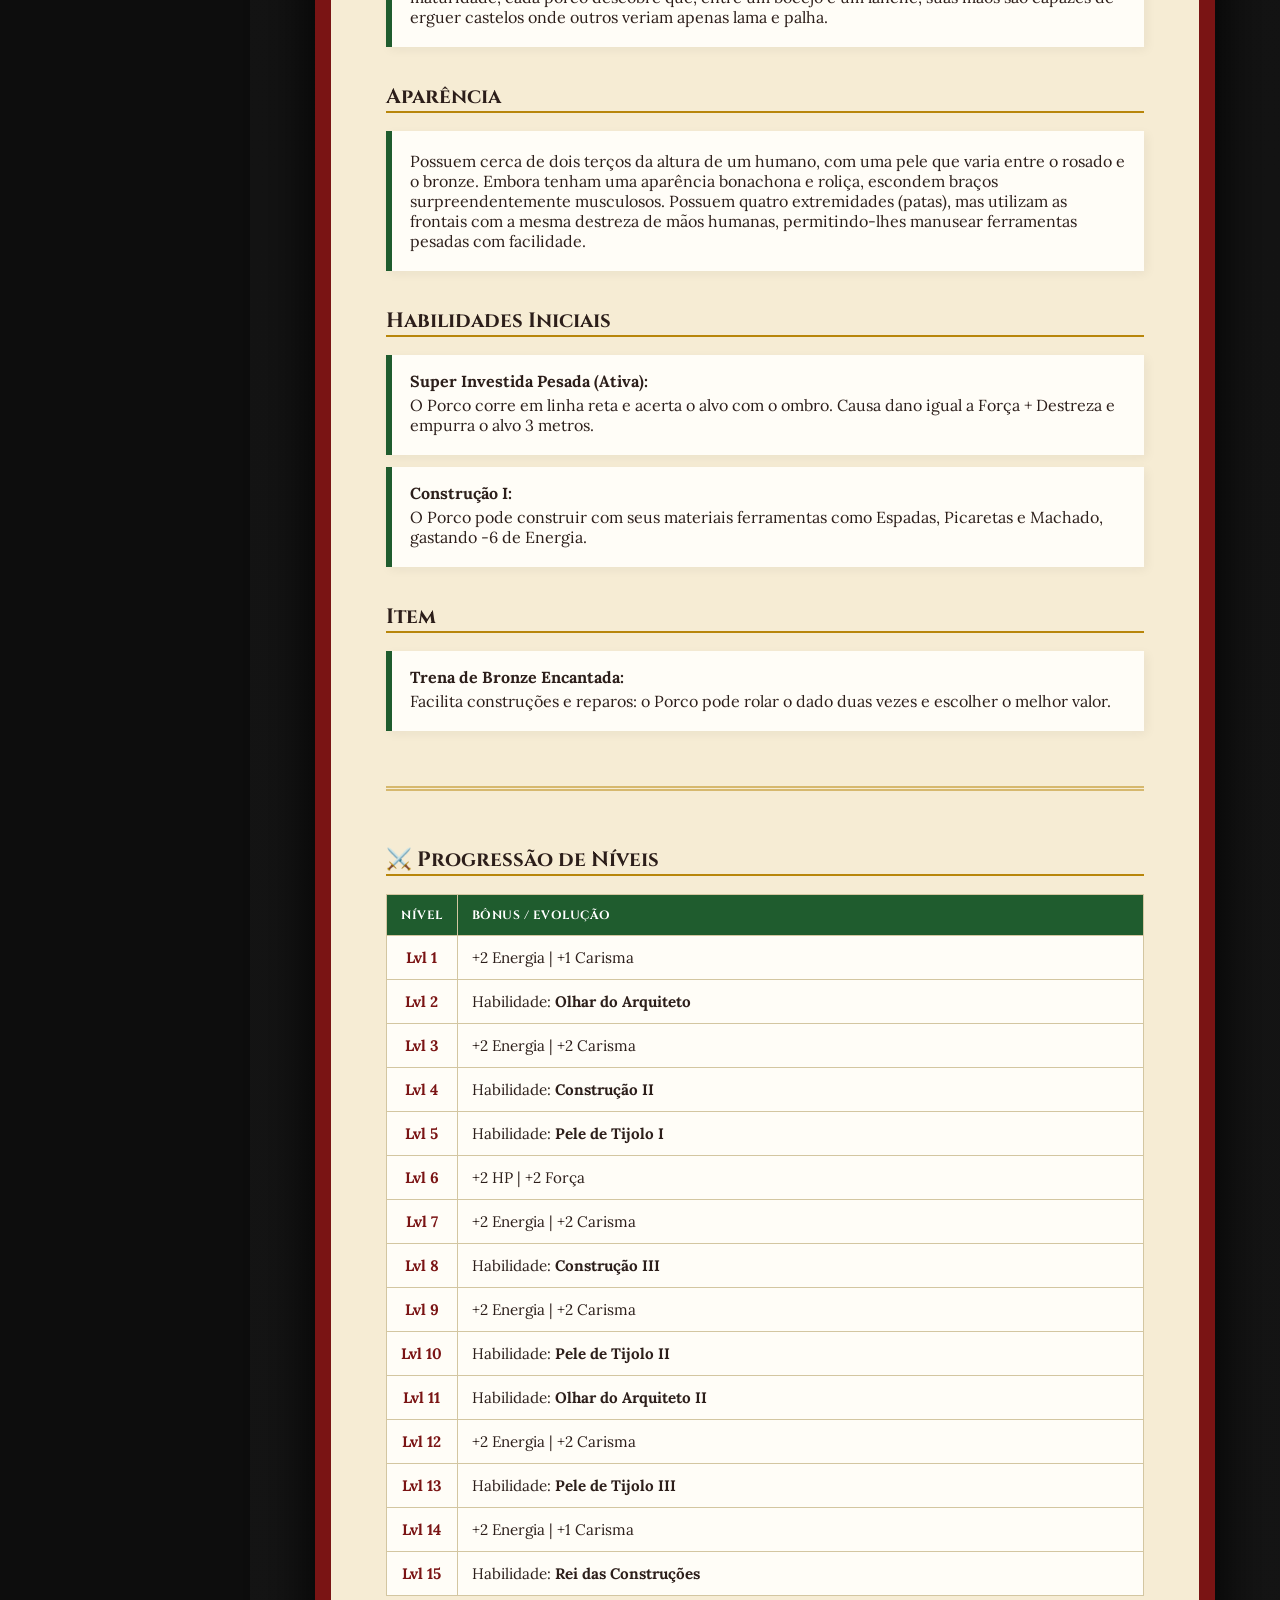
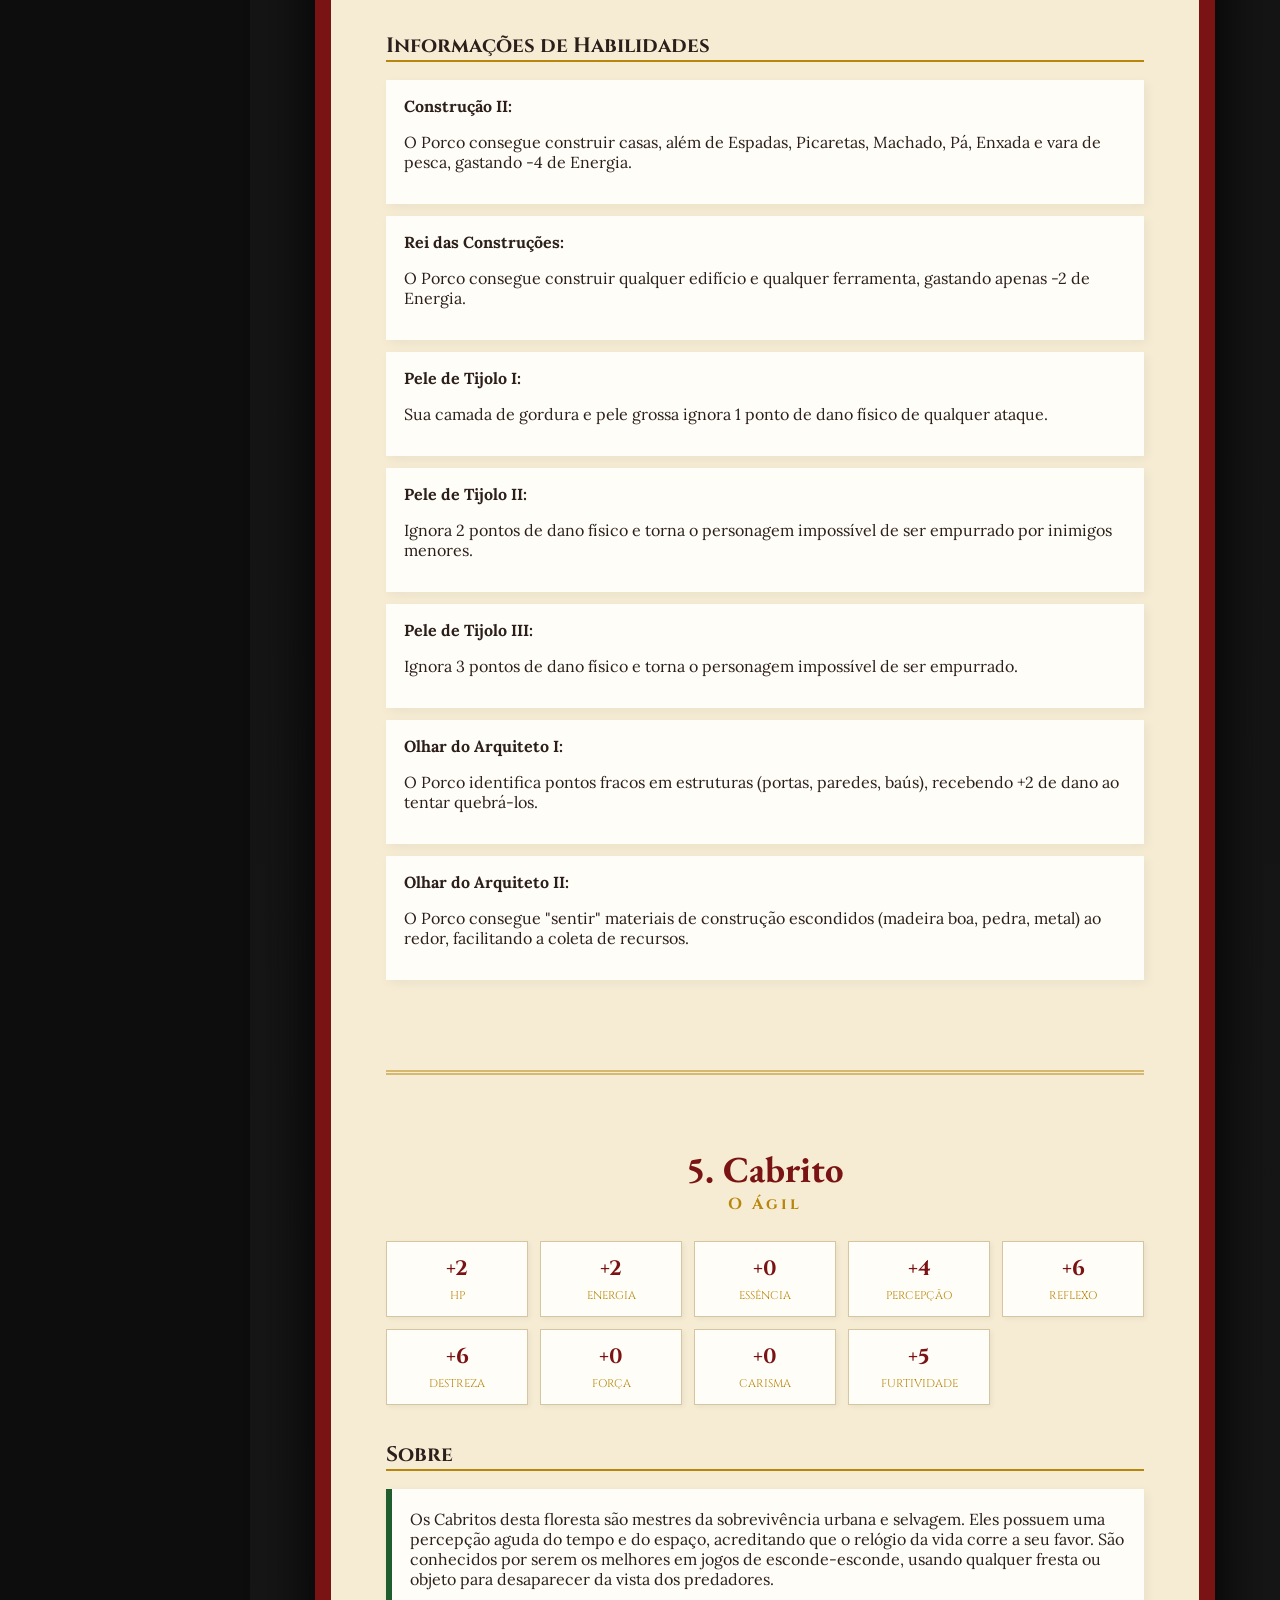
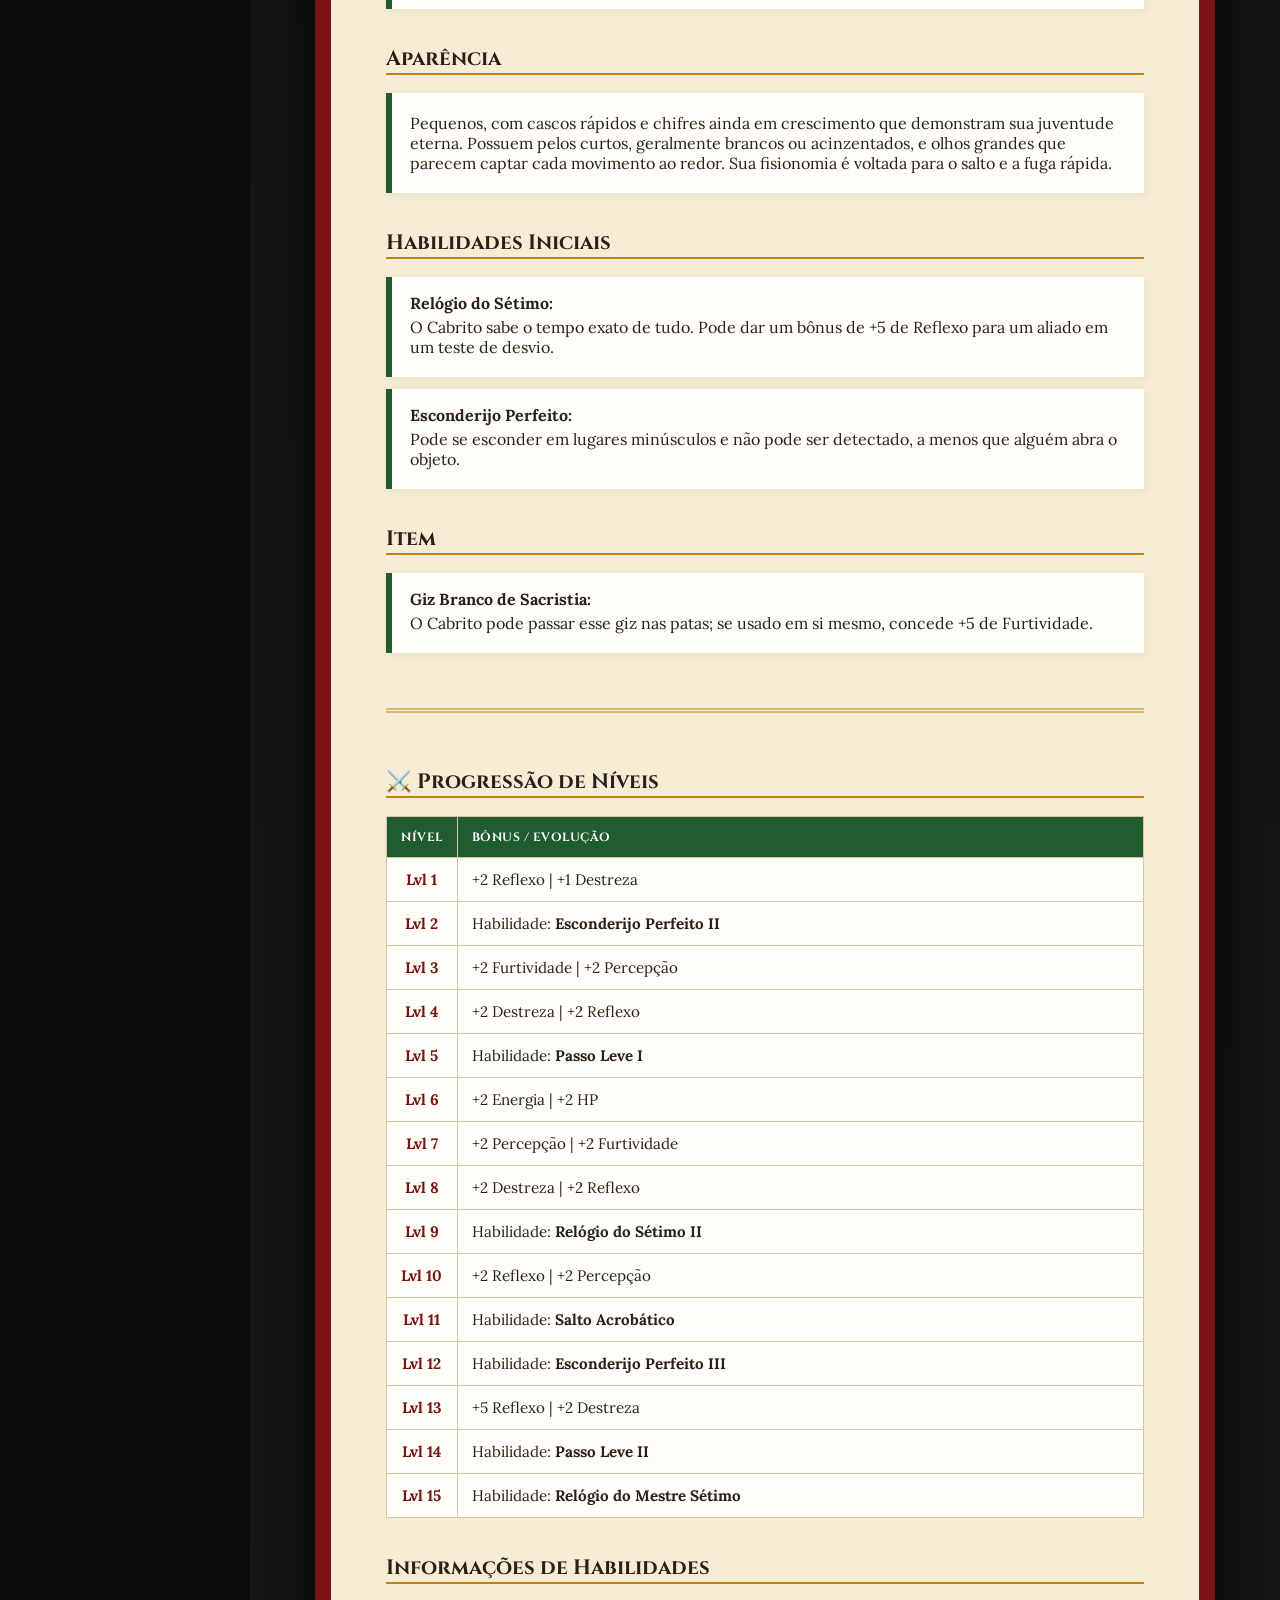
<file: racas.html>
<!DOCTYPE html>
<html lang="pt-br">
<head>
    <meta charset="UTF-8">
    <meta name="viewport" content="width=device-width, initial-scale=1.0">
    <title>RPG — Grimório de Raças</title>
    <link rel="stylesheet" href="assets/style.css">
</head>
<body>

<aside class="sidebar">
    <div class="sidebar-brand">Ilha Encantada</div>
    <div class="sidebar-title">Raças</div>

    <ul class="site-nav">
        <li><a href="index.html">🏠 Início</a></li>
        <li><a href="ficha.html">📜 Ficha de Personagem</a></li>
        <li><a href="racas.html" class="ativo">🐾 Raças</a></li>
        <li><a href="classes.html">🛠️ Classes (Trabalhos)</a></li>
        <li><a href="regras.html">⚔️ Regras & Combate</a></li>
        <li><a href="itens.html">🗡️ Itens & Preços</a></li>
        <li><a href="progressao.html">✦ Progressão & Níveis</a></li>
        <li><a href="criar-acao.html">✨ Criar Ação</a></li>
    </ul>
    <hr class="sidebar-divisor">

    <ul class="lista-atalhos">
        <li><a href="#inicio" class="btn-atalho">📖 Capa</a></li>
        <li><a href="#humano" class="btn-atalho">1. Humano (O Adaptável)</a></li>
        <li><a href="#elfo" class="btn-atalho">2. Elfo (O Místico)</a></li>
        <li><a href="#gnomo" class="btn-atalho">3. Gnomo (O Trapaceiro)</a></li>
        <li><a href="#porco" class="btn-atalho">4. Porco (O Construtor)</a></li>
        <li><a href="#cabrito" class="btn-atalho">5. Cabrito (O Ágil)</a></li>
        <li><a href="#cordeiro" class="btn-atalho">6. Cordeiro (O Diplomata)</a></li>
        <li><a href="#gato" class="btn-atalho">7. Gato (O Espadachim)</a></li>
        <li><a href="#anao" class="btn-atalho">8. Anão (O Minerador)</a></li>
        <li><a href="#macaco" class="btn-atalho">9. Macaco (O Acrobático)</a></li>
        <li><a href="#ogro" class="btn-atalho">10. Ogro (O Feio)</a></li>
        <li><a href="#planta" class="btn-atalho">11. Planta (O Atirador Botânico)</a></li>
        <li><a href="#robo" class="btn-atalho">12. Robô (O Daora)</a></li>
    </ul>

    <div class="sidebar-footer">
        <a href="#inicio" class="btn-atalho" style="background: var(--blood); color: white;">Subir ao Topo</a>
    </div>
</aside>

<main class="main-content">
    <div class="grimorio" id="inicio">

        <header class="capa">
            <h1>O Grimório de Raças</h1>
            <p class="subtitulo-capa">Documentos Secretos da Ilha Encantada</p>
        </header>

        <div class="callout">
            Ao criar o personagem é obrigatório escolher uma raça. Cada raça tem status e habilidades diferentes; caso a raça tenha mais de um item disponível, o jogador deve escolher apenas 1 deles.
        </div>

        <hr class="separator">

        <!-- ===================== 1. HUMANO ===================== -->
        <section id="humano">
            <h2 class="raca-nome">1. Humano</h2>
            <span class="raca-tags">O Adaptável</span>

            <div class="stats-grid">
                <div class="stat-card"><span class="stat-val">+5</span><span class="stat-label">HP</span></div>
                <div class="stat-card"><span class="stat-val">+5</span><span class="stat-label">Energia</span></div>
                <div class="stat-card"><span class="stat-val">+2</span><span class="stat-label">Essência</span></div>
                <div class="stat-card"><span class="stat-val">+3</span><span class="stat-label">Percepção</span></div>
                <div class="stat-card"><span class="stat-val">+3</span><span class="stat-label">Reflexo</span></div>
                <div class="stat-card"><span class="stat-val">+3</span><span class="stat-label">Destreza</span></div>
                <div class="stat-card"><span class="stat-val">+2</span><span class="stat-label">Força</span></div>
                <div class="stat-card"><span class="stat-val">+2</span><span class="stat-label">Carisma</span></div>
                <div class="stat-card"><span class="stat-val">+0</span><span class="stat-label">Furtividade</span></div>
            </div>

            <h3 class="sub-titulo">Sobre</h3>
            <div class="hab-item">
                <p>Diferente das criaturas que já nascem com dons mágicos, o Humano nasce com a necessidade de aprender. Eles são os únicos capazes de transformar qualquer objeto em ferramenta e qualquer caminho perdido em uma nova trilha. O humano se recusa a parar, adaptando-se a cada perigo com astúcia e uma vontade inabalável de deixar sua marca no mundo.</p>
            </div>

            <h3 class="sub-titulo">Aparência</h3>
            <div class="hab-item">
                <p>Dois braços e duas pernas, o que lhes garante um equilíbrio perfeito para percorrer trilhas longas. Suas mãos com dedos ágeis são sua maior vantagem biológica, permitindo que manipulem objetos com uma precisão que poucas raças conseguem imitar, sendo a base para a criação de suas famosas gambiarras.</p>
            </div>

            <h3 class="sub-titulo">Habilidades Iniciais</h3>
            <div class="hab-item"><strong>O Odiador de Gigantes (Passiva):</strong> <p>Se o alvo for maior que o usuário, causa +1d4 de dano.</p></div>
            <div class="hab-item"><strong>Sempre nas Trilhas (Passiva):</strong> <p>Se estiver com HP completo não se perde; em caso de perda de vida, faz um teste (1d20) e precisa tirar mais que 9 para relembrar o caminho.</p></div>
            <div class="hab-item"><strong>Gambiarra:</strong> <p>Pode utilizar qualquer coisa para ataque (veja a lista de dano por objeto); caso o objeto não esteja na lista, o dano é definido pelo material.</p></div>

            <h3 class="sub-titulo">Item</h3>
            <div class="hab-item">
                <strong>Bolsa de Provisões Mágica:</strong>
                <p>Contém um pedaço de frango frito para cada integrante do grupo; a comida reaparece a cada 1 noite.</p>
            </div>

            <hr class="separator">

            <h3 class="sub-titulo">⚔️ Progressão de Níveis</h3>
            <table class="level-table">
                <thead><tr><th>Nível</th><th>Bônus / Evolução</th></tr></thead>
                <tbody>
                    <tr><td class="level-num">Lvl 1</td><td>+1 Força | +1 Destreza</td></tr>
                    <tr><td class="level-num">Lvl 2</td><td>Habilidade: <strong>Sempre nas Trilhas II</strong></td></tr>
                    <tr><td class="level-num">Lvl 3</td><td>+2 Energia | +2 Reflexo</td></tr>
                    <tr><td class="level-num">Lvl 4</td><td>Habilidade: <strong>Sempre nas Trilhas III</strong></td></tr>
                    <tr><td class="level-num">Lvl 5</td><td>Habilidade: <strong>Gambiarra II</strong></td></tr>
                    <tr><td class="level-num">Lvl 6</td><td>+2 Força | +2 Destreza</td></tr>
                    <tr><td class="level-num">Lvl 7</td><td>Habilidade: <strong>Odiador de Gigantes II</strong></td></tr>
                    <tr><td class="level-num">Lvl 8</td><td>Habilidade: <strong>Sempre nas Trilhas IV</strong></td></tr>
                    <tr><td class="level-num">Lvl 9</td><td>Item: <strong>Bolsa de Provisões Extra Mágica</strong></td></tr>
                    <tr><td class="level-num">Lvl 10</td><td>Habilidade: <strong>Sexto Sentido (Ativa)</strong></td></tr>
                    <tr><td class="level-num">Lvl 11</td><td>Habilidade: <strong>Gambiarra III</strong></td></tr>
                    <tr><td class="level-num">Lvl 12</td><td>+2 Força | +2 Destreza</td></tr>
                    <tr><td class="level-num">Lvl 13</td><td>Habilidade: <strong>Lenda das Trilhas</strong></td></tr>
                    <tr><td class="level-num">Lvl 14</td><td>+5 Reflexo | +5 Destreza</td></tr>
                    <tr><td class="level-num">Lvl 15</td><td>Habilidade: <strong>Mestre da Gambiarra</strong></td></tr>
                </tbody>
            </table>

            <h3 class="sub-titulo">Informações de Habilidades</h3>
            <div class="hab-item1"><strong>Sempre nas Trilhas II:</strong> <p>Caso o personagem esteja em um local que já esteve antes, tem vantagem de conhecimento: +1 Destreza e +1 Percepção.</p></div>
            <div class="hab-item2"><strong>Sempre nas Trilhas III:</strong> <p>Em local já conhecido, o bônus aumenta para +2 Destreza e +3 Percepção.</p></div>
            <div class="hab-item3"><strong>Sempre nas Trilhas IV:</strong> <p>O personagem não precisa mais de HP completo para relembrar o caminho.</p></div>
            <div class="hab-item4"><strong>Lenda das Trilhas:</strong> <p>O personagem sempre relembra o caminho e nunca se perde; em campo já conhecido, ganha +3 Destreza e +5 Percepção.</p></div>
            <div class="hab-item5"><strong>Odiador de Gigantes II:</strong> <p>Se o alvo for maior que o usuário, causa +1d6 de dano.</p></div>
            <div class="hab-item6"><strong>Gambiarra II:</strong> <p>Itens já utilizados antes causam +1 de dano.</p></div>
            <div class="hab-item7"><strong>Gambiarra III:</strong> <p>Itens já utilizados antes causam +2 de dano.</p></div>
            <div class="hab-item8"><strong>Mestre da Gambiarra:</strong> <p>Usando lógica, o jogador consegue criar outros itens a partir do que encontrar no cenário; esses itens ganham +4 de dano.</p></div>
            <div class="hab-item9"><strong>Bolsa de Provisões Extra Mágica:</strong> <p>A Bolsa de Provisões evolui e agora dá 2 Frangos Fritos por integrante da equipe.</p></div>
            <div class="hab-item10"><strong>Sexto Sentido (Ativa):</strong> <p>Ao ser ativada, concede +10 Reflexo e +10 Percepção até ser atacado.</p></div>
        </section>

        <hr class="separator">

        <!-- ===================== 2. ELFO ===================== -->
        <section id="elfo">
            <h2 class="raca-nome">2. Elfo</h2>
            <span class="raca-tags">O Místico</span>

            <div class="stats-grid">
                <div class="stat-card"><span class="stat-val">+0</span><span class="stat-label">HP</span></div>
                <div class="stat-card"><span class="stat-val">+2</span><span class="stat-label">Energia</span></div>
                <div class="stat-card"><span class="stat-val">+8</span><span class="stat-label">Essência</span></div>
                <div class="stat-card"><span class="stat-val">+5</span><span class="stat-label">Percepção</span></div>
                <div class="stat-card"><span class="stat-val">+4</span><span class="stat-label">Reflexo</span></div>
                <div class="stat-card"><span class="stat-val">+4</span><span class="stat-label">Destreza</span></div>
                <div class="stat-card"><span class="stat-val">+0</span><span class="stat-label">Força</span></div>
                <div class="stat-card"><span class="stat-val">+2</span><span class="stat-label">Carisma</span></div>
                <div class="stat-card"><span class="stat-val">+0</span><span class="stat-label">Furtividade</span></div>
            </div>

            <h3 class="sub-titulo">Sobre</h3>
            <div class="hab-item">
                <p>Diferente das criaturas que precisam lutar para entender o mundo, o Elfo nasce como uma extensão sutil dele. Eles não transformam a natureza com força bruta, mas sussurram para que ela os sirva. O elfo se recusa a ser notado, adaptando-se a cada perigo tornando-se invisível ou mesclando-se ao ambiente com astúcia feérica.</p>
            </div>

            <h3 class="sub-titulo">Aparência</h3>
            <div class="hab-item">
                <p>Parecido com Humanos, mas com uma estrutura de leveza sobrenatural. Possuem equilíbrio perfeito para caminhar sobre a neve sem deixar pegadas ou mover-se entre folhas secas sem produzir som. Realizam ofícios minuciosos com uma precisão que nenhuma raça "pesada" consegue imitar.</p>
            </div>

            <h3 class="sub-titulo">Habilidades Iniciais</h3>
            <div class="hab-item"><strong>Espinhos Adormecidos (Ativa):</strong> <p>Gasta 4 de Essência. Cria espinhos que, se acertarem o alvo, o prendem por 1 turno.</p></div>
            <div class="hab-item"><strong>Pirlimpimpim (Ativa):</strong> <p>Gasta 5 de Essência. Dá a um aliado a capacidade de flutuar/voar por 2 turnos.</p></div>

            <h3 class="sub-titulo">Item</h3>
            <div class="hab-item">
                <strong>Frasco de Orvalho da Manhã:</strong>
                <p>Um frasco de cristal que recupera instantaneamente 10 pontos de Essência. Recarrega sozinho quando o Elfo dorme.</p>
            </div>

            <hr class="separator">

            <h3 class="sub-titulo">⚔️ Progressão de Níveis</h3>
            <table class="level-table">
                <thead><tr><th>Nível</th><th>Bônus / Evolução</th></tr></thead>
                <tbody>
                    <tr><td class="level-num">Lvl 1</td><td>+2 Essência | +1 Percepção</td></tr>
                    <tr><td class="level-num">Lvl 2</td><td>Habilidade: <strong>Tropeço Surpresa (Ativa)</strong></td></tr>
                    <tr><td class="level-num">Lvl 3</td><td>+2 Destreza | +1 Reflexo</td></tr>
                    <tr><td class="level-num">Lvl 4</td><td>Habilidade: <strong>Camuflagem Feérica (Ativa)</strong></td></tr>
                    <tr><td class="level-num">Lvl 5</td><td>+3 Essência | +2 Percepção</td></tr>
                    <tr><td class="level-num">Lvl 6</td><td>Habilidade: <strong>Flecha de Seiva (Ativa)</strong></td></tr>
                    <tr><td class="level-num">Lvl 7</td><td>+2 Reflexo | +2 Destreza</td></tr>
                    <tr><td class="level-num">Lvl 8</td><td>Habilidade: <strong>Essência Purificada (Ativa)</strong></td></tr>
                    <tr><td class="level-num">Lvl 9</td><td>+5 Essência | +2 HP</td></tr>
                    <tr><td class="level-num">Lvl 10</td><td>Habilidade: <strong>Névoa de Orvalho</strong></td></tr>
                    <tr><td class="level-num">Lvl 11</td><td>+4 Percepção | +2 Essência</td></tr>
                    <tr><td class="level-num">Lvl 12</td><td>Habilidade: <strong>Sussurro da Floresta (Ativa)</strong></td></tr>
                    <tr><td class="level-num">Lvl 13</td><td>+2 Destreza | +2 Reflexo</td></tr>
                    <tr><td class="level-num">Lvl 14</td><td>Habilidade: <strong>Prisão de Âmbar (Ativa)</strong></td></tr>
                    <tr><td class="level-num">Lvl 15</td><td>Habilidade: <strong>AVATAR DA NATUREZA!</strong></td></tr>
                </tbody>
            </table>

            <h3 class="sub-titulo">Informações de Habilidades</h3>
            <div class="hab-item1"><strong>Tropeço Surpresa (Ativa):</strong> <p>Gasta 2 de Essência. O Elfo faz um galho ou raiz surgir instantaneamente à frente do pé de um alvo. O inimigo cai e perde sua ação de ataque naquele turno.</p></div>
            <div class="hab-item2"><strong>Camuflagem Feérica (Ativa):</strong> <p>Gasta 3 de Essência. O Elfo se mistura ao ambiente, ficando invisível por 2 turnos ou até realizar um ataque.</p></div>
            <div class="hab-item3"><strong>Flecha de Seiva (Ativa):</strong> <p>Gasta 3 de Essência. Dispara um projétil de energia pegajosa. Dano 1d10 + Percepção e reduz o Reflexo do inimigo em -5 no próximo turno.</p></div>
            <div class="hab-item4"><strong>Essência Purificada (Ativa):</strong> <p>O Elfo pode dar sua Essência para um aliado, ou canalizá-la em dano: 1d4 + essência gastada.</p></div>
            <div class="hab-item5"><strong>Névoa de Orvalho:</strong> <p>Gasta 4 de Essência. O Elfo quebra o frasco no chão (que se regenera depois), criando uma névoa que cura todos os aliados em 1d8 durante 2 turnos.</p></div>
            <div class="hab-item6"><strong>Sussurro da Floresta (Ativa):</strong> <p>Gasta 5 de Essência. O Elfo convoca o vento: todos os aliados ganham +5 de Reflexo e podem se mover o dobro da distância por 2 turnos.</p></div>
            <div class="hab-item7"><strong>Prisão de Âmbar (Ativa):</strong> <p>Gasta 7 de Essência. Envolve um inimigo em resina mágica endurecida; ele fica paralisado por 2 turnos e não pode receber cura.</p></div>
            <div class="hab-item8"><strong>AVATAR DA NATUREZA! (Ativa):</strong> <p>O Elfo se funde com a energia do local. Durante 3 turnos pode usar qualquer habilidade de Essência sem custo, todos os seus ataques causam Envenenamento e ele recupera 5 de HP por turno. Ao fim, entra em sono profundo por 2 turnos.</p></div>
        </section>

        <hr class="separator">

        <!-- ===================== 3. GNOMO ===================== -->
        <section id="gnomo">
            <h2 class="raca-nome">3. Gnomo</h2>
            <span class="raca-tags">O Trapaceiro</span>

            <div class="stats-grid">
                <div class="stat-card"><span class="stat-val">+2</span><span class="stat-label">HP</span></div>
                <div class="stat-card"><span class="stat-val">+2</span><span class="stat-label">Energia</span></div>
                <div class="stat-card"><span class="stat-val">+5</span><span class="stat-label">Essência</span></div>
                <div class="stat-card"><span class="stat-val">+2</span><span class="stat-label">Percepção</span></div>
                <div class="stat-card"><span class="stat-val">+2</span><span class="stat-label">Reflexo</span></div>
                <div class="stat-card"><span class="stat-val">+2</span><span class="stat-label">Destreza</span></div>
                <div class="stat-card"><span class="stat-val">+0</span><span class="stat-label">Força</span></div>
                <div class="stat-card"><span class="stat-val">+5</span><span class="stat-label">Carisma</span></div>
                <div class="stat-card"><span class="stat-val">+5</span><span class="stat-label">Furtividade</span></div>
            </div>

            <h3 class="sub-titulo">Sobre</h3>
            <div class="hab-item">
                <p>Os Gnomos da Vila Encantada são conhecidos como os seres mais astutos da ilha. Diferente dos Ogros ou Humanos que usam a força, o Gnomo sobrevive através da observação e da oportunidade. São mestres em encontrar atalhos, descobrir segredos e "reorganizar" a posse de itens sem que ninguém perceba. Vivem em casas camufladas entre as raízes das árvores mágicas e possuem uma rede de informações própria.</p>
            </div>

            <h3 class="sub-titulo">Aparência</h3>
            <div class="hab-item">
                <p>Pequenos, medindo entre 60cm a 90cm, os Gnomos costumam usar roupas de tons terrosos para se misturarem à floresta, mas nunca dispensam um acessório chamativo que "encontraram" por aí. Quase todos usam chapéus pontiagudos (que dizem ajudar a sintonizar a magia da ilha) e possuem bolsos infinitos nas suas vestes. Os seus olhos costumam brilhar quando veem algo de valor.</p>
            </div>

            <h3 class="sub-titulo">Habilidades Iniciais</h3>
            <div class="hab-item"><strong>"Adivinhe meu nome":</strong> <p>Confunde um inimigo contando uma charada. O inimigo perde 1 ação de ataque pensando no próximo turno.</p></div>

            <h3 class="sub-titulo">Item</h3>
            <div class="hab-item">
                <strong>Moeda de Ouro de Rumpelstiltskin:</strong>
                <p>Uma moeda que sempre volta para o bolso do Gnomo após 1 hora de ser gasta. Dá um bônus de +2 em Carisma para negociações simples.</p>
            </div>

            <hr class="separator">

            <h3 class="sub-titulo">⚔️ Progressão de Níveis</h3>
            <table class="level-table">
                <thead><tr><th>Nível</th><th>Bônus / Evolução</th></tr></thead>
                <tbody>
                    <tr><td class="level-num">Lvl 1</td><td>+1 Reflexo | +1 Carisma</td></tr>
                    <tr><td class="level-num">Lvl 2</td><td>Habilidade: <strong>Roubo Furtivo</strong></td></tr>
                    <tr><td class="level-num">Lvl 3</td><td>+1 Furtividade | +2 Carisma</td></tr>
                    <tr><td class="level-num">Lvl 4</td><td>Habilidade: <strong>Réplica Exata</strong></td></tr>
                    <tr><td class="level-num">Lvl 5</td><td>Habilidade: <strong>Roubo Furtivo II</strong></td></tr>
                    <tr><td class="level-num">Lvl 6</td><td>+2 Essência | +1 Carisma</td></tr>
                    <tr><td class="level-num">Lvl 7</td><td>Habilidade: <strong>Ilusão</strong></td></tr>
                    <tr><td class="level-num">Lvl 8</td><td>Habilidade: <strong>Vômito Arco-íris</strong></td></tr>
                    <tr><td class="level-num">Lvl 9</td><td>+2 Essência | +2 Furtividade</td></tr>
                    <tr><td class="level-num">Lvl 10</td><td>+2 Furtividade | +2 Carisma</td></tr>
                    <tr><td class="level-num">Lvl 11</td><td>Habilidade: <strong>Desestabilização Trolística</strong></td></tr>
                    <tr><td class="level-num">Lvl 12</td><td>+2 Essência | +2 Furtividade</td></tr>
                    <tr><td class="level-num">Lvl 13</td><td>Habilidade: <strong>Árvore!!!</strong></td></tr>
                    <tr><td class="level-num">Lvl 14</td><td>+1 Furtividade | +2 Carisma</td></tr>
                    <tr><td class="level-num">Lvl 15</td><td>Habilidade: <strong>Investida Mordidística</strong></td></tr>
                </tbody>
            </table>

            <h3 class="sub-titulo">Informações de Habilidades</h3>
            <div class="hab-item1"><strong>Roubo Furtivo I:</strong> <p>O Gnomo rouba qualquer coisa de um bolso/bolsa de um alvo com um teste somado à Furtividade; o alvo rola um teste somado à Percepção e precisa tirar mais que o Gnomo.</p></div>
            <div class="hab-item2"><strong>Roubo Furtivo II:</strong> <p>O Gnomo consegue roubar "qualquer coisa" de um alvo, mas precisa colocar um item para substituir o roubado. O alvo rola percepção contra a furtividade do Gnomo.</p></div>
            <div class="hab-item3"><strong>Réplica Exata:</strong> <p>Com qualquer material, o Gnomo faz uma réplica de algo (extremamente frágil, e perceptível se olhada por um tempo).</p></div>
            <div class="hab-item4"><strong>Inverdade Calúniana:</strong> <p>O Gnomo conta uma mentira com um teste + (Carisma × 2), e todos acreditam se tirarem menos em um teste de Percepção — não importa o quão impossível seja (uma vez por dia).</p></div>
            <div class="hab-item5"><strong>Vômito Arco-íris:</strong> <p>Gasta 2 de Essência. O Gnomo vomita arco-íris até 6 metros à frente, deixando todos com Destreza e Reflexo pela metade e com dificuldade de ficar em pé por causa do piso escorregadio.</p></div>
            <div class="hab-item6"><strong>Ilusão:</strong> <p>Gasta 3 de Essência para criar uma ilusão de no máximo 3 metros, com pouca coloração.</p></div>
            <div class="hab-item7"><strong>Desestabilização Trolística:</strong> <p>Gasta 6 de Essência. Gritos de raiva que desestabilizam psicologicamente o alvo com grandes mentiras ou verdades (Teste + Carisma). O alvo gasta sua energia e causa dano dobrado no próximo turno, depois perde 2 pontos em todos os atributos.</p></div>
            <div class="hab-item8"><strong>Árvore!!!:</strong> <p>Gasta 2 de Essência. O Gnomo vê rapidamente o ponto fraco de uma árvore e a corta; em 2 turnos consegue derrubá-la em qualquer direção, causando 2d20 de dano e possivelmente prendendo o alvo.</p></div>
            <div class="hab-item9"><strong>Investida Mordidística:</strong> <p>O Gnomo pula e cai fervorosamente no rosto do alvo, mordendo múltiplas vezes: 3d20 de dano.</p></div>
        </section>

        <hr class="separator">

        <!-- ===================== 4. PORCO ===================== -->
        <section id="porco">
            <h2 class="raca-nome">4. Porco</h2>
            <span class="raca-tags">O Construtor</span>

            <div class="stats-grid">
                <div class="stat-card"><span class="stat-val">+10</span><span class="stat-label">HP</span></div>
                <div class="stat-card"><span class="stat-val">+5</span><span class="stat-label">Energia</span></div>
                <div class="stat-card"><span class="stat-val">+0</span><span class="stat-label">Essência</span></div>
                <div class="stat-card"><span class="stat-val">+0</span><span class="stat-label">Percepção</span></div>
                <div class="stat-card"><span class="stat-val">+0</span><span class="stat-label">Reflexo</span></div>
                <div class="stat-card"><span class="stat-val">-2</span><span class="stat-label">Destreza</span></div>
                <div class="stat-card"><span class="stat-val">+10</span><span class="stat-label">Força</span></div>
                <div class="stat-card"><span class="stat-val">+2</span><span class="stat-label">Carisma</span></div>
                <div class="stat-card"><span class="stat-val">+0</span><span class="stat-label">Furtividade</span></div>
            </div>

            <h3 class="sub-titulo">Sobre</h3>
            <div class="hab-item">
                <p>Os Porcos são os grandes engenheiros da floresta, embora sua fama venha tanto de suas obras quanto de sua lendária preguiça. Frequentemente subestimados pelo passo lento e pelo apetite insaciável, eles guardam um talento nato para a construção. Expulsos de casa ao atingir a maturidade, cada porco descobre que, entre um bocejo e um lanche, suas mãos são capazes de erguer castelos onde outros veriam apenas lama e palha.</p>
            </div>

            <h3 class="sub-titulo">Aparência</h3>
            <div class="hab-item">
                <p>Possuem cerca de dois terços da altura de um humano, com uma pele que varia entre o rosado e o bronze. Embora tenham uma aparência bonachona e roliça, escondem braços surpreendentemente musculosos. Possuem quatro extremidades (patas), mas utilizam as frontais com a mesma destreza de mãos humanas, permitindo-lhes manusear ferramentas pesadas com facilidade.</p>
            </div>

            <h3 class="sub-titulo">Habilidades Iniciais</h3>
            <div class="hab-item"><strong>Super Investida Pesada (Ativa):</strong> <p>O Porco corre em linha reta e acerta o alvo com o ombro. Causa dano igual a Força + Destreza e empurra o alvo 3 metros.</p></div>
            <div class="hab-item"><strong>Construção I:</strong> <p>O Porco pode construir com seus materiais ferramentas como Espadas, Picaretas e Machado, gastando -6 de Energia.</p></div>

            <h3 class="sub-titulo">Item</h3>
            <div class="hab-item">
                <strong>Trena de Bronze Encantada:</strong>
                <p>Facilita construções e reparos: o Porco pode rolar o dado duas vezes e escolher o melhor valor.</p>
            </div>

            <hr class="separator">

            <h3 class="sub-titulo">⚔️ Progressão de Níveis</h3>
            <table class="level-table">
                <thead><tr><th>Nível</th><th>Bônus / Evolução</th></tr></thead>
                <tbody>
                    <tr><td class="level-num">Lvl 1</td><td>+2 Energia | +1 Carisma</td></tr>
                    <tr><td class="level-num">Lvl 2</td><td>Habilidade: <strong>Olhar do Arquiteto</strong></td></tr>
                    <tr><td class="level-num">Lvl 3</td><td>+2 Energia | +2 Carisma</td></tr>
                    <tr><td class="level-num">Lvl 4</td><td>Habilidade: <strong>Construção II</strong></td></tr>
                    <tr><td class="level-num">Lvl 5</td><td>Habilidade: <strong>Pele de Tijolo I</strong></td></tr>
                    <tr><td class="level-num">Lvl 6</td><td>+2 HP | +2 Força</td></tr>
                    <tr><td class="level-num">Lvl 7</td><td>+2 Energia | +2 Carisma</td></tr>
                    <tr><td class="level-num">Lvl 8</td><td>Habilidade: <strong>Construção III</strong></td></tr>
                    <tr><td class="level-num">Lvl 9</td><td>+2 Energia | +2 Carisma</td></tr>
                    <tr><td class="level-num">Lvl 10</td><td>Habilidade: <strong>Pele de Tijolo II</strong></td></tr>
                    <tr><td class="level-num">Lvl 11</td><td>Habilidade: <strong>Olhar do Arquiteto II</strong></td></tr>
                    <tr><td class="level-num">Lvl 12</td><td>+2 Energia | +2 Carisma</td></tr>
                    <tr><td class="level-num">Lvl 13</td><td>Habilidade: <strong>Pele de Tijolo III</strong></td></tr>
                    <tr><td class="level-num">Lvl 14</td><td>+2 Energia | +1 Carisma</td></tr>
                    <tr><td class="level-num">Lvl 15</td><td>Habilidade: <strong>Rei das Construções</strong></td></tr>
                </tbody>
            </table>

            <h3 class="sub-titulo">Informações de Habilidades</h3>
            <div class="hab-item1"><strong>Construção II:</strong> <p>O Porco consegue construir casas, além de Espadas, Picaretas, Machado, Pá, Enxada e vara de pesca, gastando -4 de Energia.</p></div>
            <div class="hab-item2"><strong>Rei das Construções:</strong> <p>O Porco consegue construir qualquer edifício e qualquer ferramenta, gastando apenas -2 de Energia.</p></div>
            <div class="hab-item3"><strong>Pele de Tijolo I:</strong> <p>Sua camada de gordura e pele grossa ignora 1 ponto de dano físico de qualquer ataque.</p></div>
            <div class="hab-item4"><strong>Pele de Tijolo II:</strong> <p>Ignora 2 pontos de dano físico e torna o personagem impossível de ser empurrado por inimigos menores.</p></div>
            <div class="hab-item5"><strong>Pele de Tijolo III:</strong> <p>Ignora 3 pontos de dano físico e torna o personagem impossível de ser empurrado.</p></div>
            <div class="hab-item6"><strong>Olhar do Arquiteto I:</strong> <p>O Porco identifica pontos fracos em estruturas (portas, paredes, baús), recebendo +2 de dano ao tentar quebrá-los.</p></div>
            <div class="hab-item7"><strong>Olhar do Arquiteto II:</strong> <p>O Porco consegue "sentir" materiais de construção escondidos (madeira boa, pedra, metal) ao redor, facilitando a coleta de recursos.</p></div>
        </section>

        <hr class="separator">

        <!-- ===================== 5. CABRITO ===================== -->
        <section id="cabrito">
            <h2 class="raca-nome">5. Cabrito</h2>
            <span class="raca-tags">O Ágil</span>

            <div class="stats-grid">
                <div class="stat-card"><span class="stat-val">+2</span><span class="stat-label">HP</span></div>
                <div class="stat-card"><span class="stat-val">+2</span><span class="stat-label">Energia</span></div>
                <div class="stat-card"><span class="stat-val">+0</span><span class="stat-label">Essência</span></div>
                <div class="stat-card"><span class="stat-val">+4</span><span class="stat-label">Percepção</span></div>
                <div class="stat-card"><span class="stat-val">+6</span><span class="stat-label">Reflexo</span></div>
                <div class="stat-card"><span class="stat-val">+6</span><span class="stat-label">Destreza</span></div>
                <div class="stat-card"><span class="stat-val">+0</span><span class="stat-label">Força</span></div>
                <div class="stat-card"><span class="stat-val">+0</span><span class="stat-label">Carisma</span></div>
                <div class="stat-card"><span class="stat-val">+5</span><span class="stat-label">Furtividade</span></div>
            </div>

            <h3 class="sub-titulo">Sobre</h3>
            <div class="hab-item">
                <p>Os Cabritos desta floresta são mestres da sobrevivência urbana e selvagem. Eles possuem uma percepção aguda do tempo e do espaço, acreditando que o relógio da vida corre a seu favor. São conhecidos por serem os melhores em jogos de esconde-esconde, usando qualquer fresta ou objeto para desaparecer da vista dos predadores.</p>
            </div>

            <h3 class="sub-titulo">Aparência</h3>
            <div class="hab-item">
                <p>Pequenos, com cascos rápidos e chifres ainda em crescimento que demonstram sua juventude eterna. Possuem pelos curtos, geralmente brancos ou acinzentados, e olhos grandes que parecem captar cada movimento ao redor. Sua fisionomia é voltada para o salto e a fuga rápida.</p>
            </div>

            <h3 class="sub-titulo">Habilidades Iniciais</h3>
            <div class="hab-item"><strong>Relógio do Sétimo:</strong> <p>O Cabrito sabe o tempo exato de tudo. Pode dar um bônus de +5 de Reflexo para um aliado em um teste de desvio.</p></div>
            <div class="hab-item"><strong>Esconderijo Perfeito:</strong> <p>Pode se esconder em lugares minúsculos e não pode ser detectado, a menos que alguém abra o objeto.</p></div>

            <h3 class="sub-titulo">Item</h3>
            <div class="hab-item">
                <strong>Giz Branco de Sacristia:</strong>
                <p>O Cabrito pode passar esse giz nas patas; se usado em si mesmo, concede +5 de Furtividade.</p>
            </div>

            <hr class="separator">

            <h3 class="sub-titulo">⚔️ Progressão de Níveis</h3>
            <table class="level-table">
                <thead><tr><th>Nível</th><th>Bônus / Evolução</th></tr></thead>
                <tbody>
                    <tr><td class="level-num">Lvl 1</td><td>+2 Reflexo | +1 Destreza</td></tr>
                    <tr><td class="level-num">Lvl 2</td><td>Habilidade: <strong>Esconderijo Perfeito II</strong></td></tr>
                    <tr><td class="level-num">Lvl 3</td><td>+2 Furtividade | +2 Percepção</td></tr>
                    <tr><td class="level-num">Lvl 4</td><td>+2 Destreza | +2 Reflexo</td></tr>
                    <tr><td class="level-num">Lvl 5</td><td>Habilidade: <strong>Passo Leve I</strong></td></tr>
                    <tr><td class="level-num">Lvl 6</td><td>+2 Energia | +2 HP</td></tr>
                    <tr><td class="level-num">Lvl 7</td><td>+2 Percepção | +2 Furtividade</td></tr>
                    <tr><td class="level-num">Lvl 8</td><td>+2 Destreza | +2 Reflexo</td></tr>
                    <tr><td class="level-num">Lvl 9</td><td>Habilidade: <strong>Relógio do Sétimo II</strong></td></tr>
                    <tr><td class="level-num">Lvl 10</td><td>+2 Reflexo | +2 Percepção</td></tr>
                    <tr><td class="level-num">Lvl 11</td><td>Habilidade: <strong>Salto Acrobático</strong></td></tr>
                    <tr><td class="level-num">Lvl 12</td><td>Habilidade: <strong>Esconderijo Perfeito III</strong></td></tr>
                    <tr><td class="level-num">Lvl 13</td><td>+5 Reflexo | +2 Destreza</td></tr>
                    <tr><td class="level-num">Lvl 14</td><td>Habilidade: <strong>Passo Leve II</strong></td></tr>
                    <tr><td class="level-num">Lvl 15</td><td>Habilidade: <strong>Relógio do Mestre Sétimo</strong></td></tr>
                </tbody>
            </table>

            <h3 class="sub-titulo">Informações de Habilidades</h3>
            <div class="hab-item1"><strong>Relógio do Sétimo II:</strong> <p>O bônus de Reflexo concedido a um aliado aumenta para +8.</p></div>
            <div class="hab-item2"><strong>Relógio do Mestre Sétimo:</strong> <p>O aliado ganha uma ação de movimento extra no turno, além do bônus de Reflexo permanecer em +8.</p></div>
            <div class="hab-item3"><strong>Esconderijo Perfeito II:</strong> <p>Pode levar um aliado pequeno para dentro do esconderijo.</p></div>
            <div class="hab-item4"><strong>Esconderijo Perfeito III:</strong> <p>Após se esconder, pode executar um ataque surpresa com dano dobrado, impossível de desviar a menos que o alvo tire um crítico no teste.</p></div>
            <div class="hab-item5"><strong>Passo Leve I:</strong> <p>Concede +2 em testes de fuga.</p></div>
            <div class="hab-item6"><strong>Passo Leve II:</strong> <p>Concede +5 em testes de fuga.</p></div>
            <div class="hab-item7"><strong>Salto Acrobático:</strong> <p>O Cabrito pula 2x sua altura.</p></div>
        </section>

        <hr class="separator">

        <!-- ===================== 6. CORDEIRO ===================== -->
        <section id="cordeiro">
            <h2 class="raca-nome">6. Cordeiro</h2>
            <span class="raca-tags">O Diplomata</span>

            <div class="stats-grid">
                <div class="stat-card"><span class="stat-val">+5</span><span class="stat-label">HP</span></div>
                <div class="stat-card"><span class="stat-val">+5</span><span class="stat-label">Energia</span></div>
                <div class="stat-card"><span class="stat-val">+2</span><span class="stat-label">Essência</span></div>
                <div class="stat-card"><span class="stat-val">+2</span><span class="stat-label">Percepção</span></div>
                <div class="stat-card"><span class="stat-val">+2</span><span class="stat-label">Reflexo</span></div>
                <div class="stat-card"><span class="stat-val">+2</span><span class="stat-label">Destreza</span></div>
                <div class="stat-card"><span class="stat-val">+0</span><span class="stat-label">Força</span></div>
                <div class="stat-card"><span class="stat-val">+7</span><span class="stat-label">Carisma</span></div>
                <div class="stat-card"><span class="stat-val">+0</span><span class="stat-label">Furtividade</span></div>
            </div>

            <h3 class="sub-titulo">Sobre</h3>
            <div class="hab-item">
                <p>O Cordeiro luta com palavras e presença capazes de desarmar a fúria do maior dos ogros com apenas um olhar piedoso. Muitos acreditam que sua lã possui propriedades calmantes e que sua presença atrai a sorte e a tranquilidade para qualquer grupo de aventureiros.</p>
            </div>

            <h3 class="sub-titulo">Aparência</h3>
            <div class="hab-item">
                <p>Extremamente fofos e elegantes, com uma lã volumosa, limpa e macia que parece brilhar sob a luz do sol. Seus movimentos são calmos e graciosos, e seus olhos transmitem uma pureza que faz até o mais vil dos inimigos hesitar antes de atacar.</p>
            </div>

            <h3 class="sub-titulo">Habilidades Iniciais</h3>
            <div class="hab-item"><strong>Berrante Ensurdecedor (Ativa):</strong> <p>Um grito que não causa dano físico, mas reduz o acerto (1d20) do inimigo em -2 no próximo turno, uma vez por batalha.</p></div>
            <div class="hab-item"><strong>Pele de Cordeiro:</strong> <p>O Cordeiro é tão fofo que os inimigos hesitam em atacá-lo primeiro. Ele sempre é o último alvo focado em um combate.</p></div>

            <h3 class="sub-titulo">Item</h3>
            <div class="hab-item">
                <strong>Sino de Prata do Pastor:</strong>
                <p>O som acalma criaturas selvagens e aliados. Uma vez por combate, o Cordeiro pode tocar o sino para que ele e todos os aliados recuperem 3 de HP devido à sensação de paz.</p>
            </div>

            <hr class="separator">

            <h3 class="sub-titulo">⚔️ Progressão de Níveis</h3>
            <table class="level-table">
                <thead><tr><th>Nível</th><th>Bônus / Evolução</th></tr></thead>
                <tbody>
                    <tr><td class="level-num">Lvl 1</td><td>+2 Carisma | +1 Essência</td></tr>
                    <tr><td class="level-num">Lvl 2</td><td>Habilidade: <strong>Pele de Cordeiro II</strong></td></tr>
                    <tr><td class="level-num">Lvl 3</td><td>+2 Energia | +2 Carisma</td></tr>
                    <tr><td class="level-num">Lvl 4</td><td>+2 Essência | +2 Carisma</td></tr>
                    <tr><td class="level-num">Lvl 5</td><td>Habilidade: <strong>Voz de Veludo I</strong></td></tr>
                    <tr><td class="level-num">Lvl 6</td><td>+2 HP | +2 Energia</td></tr>
                    <tr><td class="level-num">Lvl 7</td><td>+2 Carisma | +2 Percepção</td></tr>
                    <tr><td class="level-num">Lvl 8</td><td>+2 Carisma | +2 Essência</td></tr>
                    <tr><td class="level-num">Lvl 9</td><td>Habilidade: <strong>Berrante Ensurdecedor II</strong></td></tr>
                    <tr><td class="level-num">Lvl 10</td><td>+2 Carisma | +2 HP</td></tr>
                    <tr><td class="level-num">Lvl 11</td><td>Habilidade: <strong>Palavra de Paz (Ativa)</strong></td></tr>
                    <tr><td class="level-num">Lvl 12</td><td>Habilidade: <strong>Voz de Veludo II</strong></td></tr>
                    <tr><td class="level-num">Lvl 13</td><td>+5 Carisma | +2 Essência</td></tr>
                    <tr><td class="level-num">Lvl 14</td><td>Habilidade: <strong>Pele de Cordeiro III</strong></td></tr>
                    <tr><td class="level-num">Lvl 15</td><td>Habilidade: <strong>O Rugido da Paz (Ativa)</strong></td></tr>
                </tbody>
            </table>

            <h3 class="sub-titulo">Informações de Habilidades</h3>
            <div class="hab-item1"><strong>Voz de Veludo I:</strong> <p>O Cordeiro pode rolar dois dados para negociar.</p></div>
            <div class="hab-item2"><strong>Voz de Veludo II:</strong> <p>O Cordeiro pode rolar dois dados para negociar e em discussões.</p></div>
            <div class="hab-item3"><strong>Berrante Ensurdecedor II (Ativa):</strong> <p>Reduz o acerto de até 3 inimigos próximos em -5.</p></div>
            <div class="hab-item4"><strong>O Rugido da Paz (Ativa):</strong> <p>O grito atordoa o inimigo, fazendo-o perder a ação de movimento (uma vez por batalha).</p></div>
            <div class="hab-item5"><strong>Palavra de Paz (Ativa):</strong> <p>Habilidade poderosa que pode interromper uma luta já iniciada, forçando todos a ouvirem o Cordeiro por um breve momento.</p></div>
            <div class="hab-item6"><strong>Pele de Cordeiro II:</strong> <p>Inimigos que atacarem o Cordeiro causam -2 de dano, por remorso.</p></div>
            <div class="hab-item7"><strong>Pele de Cordeiro III:</strong> <p>Aliados próximos ao Cordeiro recebem -2 de dano.</p></div>
        </section>

        <hr class="separator">

        <!-- ===================== 7. GATO ===================== -->
        <section id="gato">
            <h2 class="raca-nome">7. Gato</h2>
            <span class="raca-tags">O Espadachim</span>

            <div class="stats-grid">
                <div class="stat-card"><span class="stat-val">+2</span><span class="stat-label">HP</span></div>
                <div class="stat-card"><span class="stat-val">+2</span><span class="stat-label">Energia</span></div>
                <div class="stat-card"><span class="stat-val">+0</span><span class="stat-label">Essência</span></div>
                <div class="stat-card"><span class="stat-val">+4</span><span class="stat-label">Percepção</span></div>
                <div class="stat-card"><span class="stat-val">+7</span><span class="stat-label">Reflexo</span></div>
                <div class="stat-card"><span class="stat-val">+5</span><span class="stat-label">Destreza</span></div>
                <div class="stat-card"><span class="stat-val">+0</span><span class="stat-label">Força</span></div>
                <div class="stat-card"><span class="stat-val">+2</span><span class="stat-label">Carisma</span></div>
                <div class="stat-card"><span class="stat-val">+3</span><span class="stat-label">Furtividade</span></div>
            </div>

            <h3 class="sub-titulo">Sobre</h3>
            <div class="hab-item">
                <p>Muitos subestimam o Gato pelo seu tamanho, mas poucos vivem para contar como foram desarmados antes mesmo de sacarem suas espadas. Os Gatos Espadachins são aventureiros refinados que preferem a astúcia à força bruta. Mestres em nomes falsos e títulos inventados (como o famoso Marquês de Carabás), eles caminham entre a nobreza e as sombras da floresta com a mesma facilidade, sempre buscando glória, ouro e, claro, um par de botas que combine com seu estilo.</p>
            </div>

            <h3 class="sub-titulo">Aparência</h3>
            <div class="hab-item">
                <p>Pequenos, ágeis e sempre impecavelmente limpos. Possuem pelos macios que cuidam com extrema vaidade. Seus olhos grandes são sua maior arma de manipulação, capazes de derreter o coração do mais cruel ogro. Embora pequenos, sua postura é de um gigante, mantendo sempre a coluna ereta e a mão (ou pata) pronta na altura da cintura, onde estaria sua espada.</p>
            </div>

            <h3 class="sub-titulo">Habilidades Iniciais</h3>
            <div class="hab-item"><strong>Marquês de Carabás:</strong> <p>Através de mentiras convincentes, o Gato consegue descontos de 2 moedas de prata em qualquer compra na vila.</p></div>
            <div class="hab-item"><strong>Nove Vidas:</strong> <p>9 vezes por campanha, se o HP do Gato chegar a 0, ele retorna com 1 de HP instantaneamente.</p></div>

            <h3 class="sub-titulo">Itens</h3>
            <div class="hab-item">
                <strong>Florete Lendário:</strong>
                <p>Feito de ouro; quando o Gato o utiliza, ganha +2 Passos e +5 Força durante as batalhas.</p>
            </div>
            <div class="hab-item">
                <strong>Botas Encantadas:</strong>
                <p>Quando usadas, concedem +5 Passos e +5 Reflexo durante as batalhas, mas -3 de Furtividade.</p>
            </div>

            <hr class="separator">

            <h3 class="sub-titulo">⚔️ Progressão de Níveis</h3>
            <table class="level-table">
                <thead><tr><th>Nível</th><th>Bônus / Evolução</th></tr></thead>
                <tbody>
                    <tr><td class="level-num">Lvl 1</td><td>+2 Reflexo | +1 Destreza</td></tr>
                    <tr><td class="level-num">Lvl 2</td><td>Habilidade: <strong>Garrada Feroz</strong> (requer Botas Encantadas)</td></tr>
                    <tr><td class="level-num">Lvl 3</td><td>+2 Energia | +2 Furtividade</td></tr>
                    <tr><td class="level-num">Lvl 4</td><td>Habilidade: <strong>Sempre de Pé</strong></td></tr>
                    <tr><td class="level-num">Lvl 5</td><td>Habilidade: <strong>Pulo do Gato (Ativa)</strong></td></tr>
                    <tr><td class="level-num">Lvl 6</td><td>+2 Energia | +2 Furtividade</td></tr>
                    <tr><td class="level-num">Lvl 7</td><td>Habilidade: <strong>Desafio do Duelista (Ativa)</strong></td></tr>
                    <tr><td class="level-num">Lvl 8</td><td>+2 Energia | +2 HP</td></tr>
                    <tr><td class="level-num">Lvl 9</td><td>+2 HP | +3 Reflexo</td></tr>
                    <tr><td class="level-num">Lvl 10</td><td>Habilidade: <strong>Agilidade Felina (Ativa)</strong></td></tr>
                    <tr><td class="level-num">Lvl 11</td><td>+2 Destreza | +1 HP</td></tr>
                    <tr><td class="level-num">Lvl 12</td><td>Habilidade: <strong>Escapada Incrível (Ativa)</strong></td></tr>
                    <tr><td class="level-num">Lvl 13</td><td>+2 HP | +3 Destreza</td></tr>
                    <tr><td class="level-num">Lvl 14</td><td>Habilidade: <strong>Estocada Veloz</strong> (requer Florete Lendário) / <strong>Arranhada Fatal</strong> (requer Botas)</td></tr>
                    <tr><td class="level-num">Lvl 15</td><td>Habilidade: <strong>Lenda de Gatuno (Ativa)</strong></td></tr>
                </tbody>
            </table>

            <h3 class="sub-titulo">Informações de Habilidades</h3>
            <div class="hab-item1"><strong>Garrada Feroz (Ativa — Nível 2 / Botas Encantadas):</strong> <p>O Gato ativa suas garras e causa dano baseado em Reflexo: 1d20 + Reflexo por garrada (máximo 2).</p></div>
            <div class="hab-item2"><strong>Estocada Veloz (Ativa — Nível 14 / Florete Lendário):</strong> <p>A estocada do Florete Lendário causa 2d8 + Reflexo e Sangramento Leve.</p></div>
            <div class="hab-item3"><strong>Sempre de Pé:</strong> <p>O Gato aprende a cair de pé e não leva dano de queda caso caia de menos de 12 metros de altura.</p></div>
            <div class="hab-item4"><strong>Pulo do Gato (Ativa):</strong> <p>Gasta 2 de Energia. O Gato dá um pulo e se agarra no alvo, causando 1d20 de dano e impedindo-o de atacar por 1 turno.</p></div>
            <div class="hab-item5"><strong>Desafio do Duelista (Ativa):</strong> <p>O Gato foca em um alvo e causa +4 de dano até atacar outro alvo ou sair de batalha.</p></div>
            <div class="hab-item6"><strong>Agilidade Felina (Ativa):</strong> <p>Gasta 2 de Energia (ação livre). Dobra sua movimentação e concede 1 turno extra.</p></div>
            <div class="hab-item7"><strong>Escapada Incrível (Ativa):</strong> <p>Gasta 1 de Energia. Caso o Gato tenha sido capturado, ele machuca o alvo e se solta, causando 2d6 + Destreza de dano.</p></div>
            <div class="hab-item8"><strong>Arranhada Fatal (Ativa — Nível 14 / Botas Encantadas):</strong> <p>Gasta 2 de Energia. O Gato arranha com mais força de forma linear, causando 1d20 + Reflexo + Sangramento Severo.</p></div>
            <div class="hab-item9"><strong>Espadas Cruzadas (Ativa — Nível 14 / Florete Lendário):</strong> <p>Gasta 1 de Energia. Durante uma luta com mais de um alvo de espada ao mesmo tempo, o Gato se defende prendendo as "espadas" e ganha um turno extra para atacar um dos alvos.</p></div>
            <div class="hab-item10"><strong>Lenda de Gatuno (Ativa):</strong> <p>Gasta 6 de Energia. O Gato ativa suas garras e ataca continuamente o alvo várias vezes, tão rápido que quase não é visível a olho nu: 8d20 de dano + Sangramento Normal.</p></div>
        </section>

        <hr class="separator">

        <!-- ===================== 8. ANÃO ===================== -->
        <section id="anao">
            <h2 class="raca-nome">8. Anão</h2>
            <span class="raca-tags">O Minerador</span>

            <div class="stats-grid">
                <div class="stat-card"><span class="stat-val">+7</span><span class="stat-label">HP</span></div>
                <div class="stat-card"><span class="stat-val">+8</span><span class="stat-label">Energia</span></div>
                <div class="stat-card"><span class="stat-val">+0</span><span class="stat-label">Essência</span></div>
                <div class="stat-card"><span class="stat-val">+2</span><span class="stat-label">Percepção</span></div>
                <div class="stat-card"><span class="stat-val">+0</span><span class="stat-label">Reflexo</span></div>
                <div class="stat-card"><span class="stat-val">+0</span><span class="stat-label">Destreza</span></div>
                <div class="stat-card"><span class="stat-val">+6</span><span class="stat-label">Força</span></div>
                <div class="stat-card"><span class="stat-val">+0</span><span class="stat-label">Carisma</span></div>
                <div class="stat-card"><span class="stat-val">+2</span><span class="stat-label">Furtividade</span></div>
            </div>

            <h3 class="sub-titulo">Sobre</h3>
            <div class="hab-item">
                <p>Os Anões são Mineradores natos das montanhas. Eles possuem uma conexão com as pedras e metais. Embora baixos, sua densidade muscular é incrível, tornando-os pesados e difíceis de derrubar. São conhecidos por suas cantorias rítmicas que mantêm o moral do grupo alto mesmo nas cavernas mais profundas e escuras.</p>
            </div>

            <h3 class="sub-titulo">Aparência</h3>
            <div class="hab-item">
                <p>Baixos, robustos e geralmente ostentando barbas que são seu maior orgulho. Suas mãos são calejadas pelo uso constante da picareta e suas roupas são reforçadas com couro e metal. Carregam sempre um olhar atento, como se estivessem avaliando a pureza de cada rocha ao redor.</p>
            </div>

            <h3 class="sub-titulo">Habilidades Iniciais</h3>
            <div class="hab-item"><strong>Golpe de Picareta:</strong> <p>Ignora qualquer armadura ou pele grossa do inimigo (dano direto no HP).</p></div>
            <div class="hab-item"><strong>Cantoria:</strong> <p>Canta uma canção que recupera +3 de Energia para todos os aliados próximos.</p></div>
            <div class="hab-item"><strong>Olhar do Garimpeiro:</strong> <p>Pode identificar o valor exato de qualquer item ou joia e encontrar passagens secretas em cavernas.</p></div>

            <h3 class="sub-titulo">Itens</h3>
            <div class="hab-item">
                <strong>Lanterna de Sete Cores:</strong>
                <p>Não precisa de óleo e brilha através de qualquer névoa ou escuridão mágica, em 7 cores.</p>
            </div>
            <div class="hab-item">
                <strong>Cinto de Carga Pesada Bonito:</strong>
                <p>Permite carregar o dobro de itens e concede +5 de HP enquanto utilizado.</p>
            </div>

            <hr class="separator">

            <h3 class="sub-titulo">⚔️ Progressão de Níveis</h3>
            <table class="level-table">
                <thead><tr><th>Nível</th><th>Bônus / Evolução</th></tr></thead>
                <tbody>
                    <tr><td class="level-num">Lvl 1</td><td>+2 Força | +1 HP</td></tr>
                    <tr><td class="level-num">Lvl 2</td><td>Habilidade: <strong>Cantoria de Trabalho (Ativa)</strong></td></tr>
                    <tr><td class="level-num">Lvl 3</td><td>+2 Energia | +2 Percepção</td></tr>
                    <tr><td class="level-num">Lvl 4</td><td>Habilidade: <strong>Giro de Britadeira (Ativa)</strong></td></tr>
                    <tr><td class="level-num">Lvl 5</td><td>+3 Força | +2 HP</td></tr>
                    <tr><td class="level-num">Lvl 6</td><td>Habilidade: <strong>Pele de Rocha (Ativa)</strong></td></tr>
                    <tr><td class="level-num">Lvl 7</td><td>+2 Percepção | +2 Energia</td></tr>
                    <tr><td class="level-num">Lvl 8</td><td>Habilidade: <strong>Luz Ofuscante</strong> (Lanterna) / <strong>Pancada de Mochila</strong> (Cinto)</td></tr>
                    <tr><td class="level-num">Lvl 9</td><td>+5 Força | +2 HP</td></tr>
                    <tr><td class="level-num">Lvl 10</td><td>Habilidade: <strong>Arremesso de Picareta</strong> (Lanterna) / <strong>Estoque de Emergência</strong> (Cinto)</td></tr>
                    <tr><td class="level-num">Lvl 11</td><td>+3 Energia | +3 Percepção</td></tr>
                    <tr><td class="level-num">Lvl 12</td><td>Habilidade: <strong>Grito da Montanha (Ativa)</strong></td></tr>
                    <tr><td class="level-num">Lvl 13</td><td>+2 Força | +2 HP</td></tr>
                    <tr><td class="level-num">Lvl 14</td><td>Habilidade: <strong>Terremoto Localizado (Ativa)</strong></td></tr>
                    <tr><td class="level-num">Lvl 15</td><td>Habilidade: <strong>ANÃO DE FERRO!</strong></td></tr>
                </tbody>
            </table>

            <h3 class="sub-titulo">Informações de Habilidades</h3>
            <div class="hab-item1"><strong>Cantoria de Trabalho (Ativa):</strong> <p>Gasta 3 de Energia. O Anão entoa um hino rítmico; todos os aliados em um raio de 5 metros recuperam +4 de Energia imediatamente.</p></div>
            <div class="hab-item2"><strong>Giro de Britadeira (Ativa):</strong> <p>Gasta 4 de Energia. O Anão gira com sua picareta como uma furadeira, causando 2d10 + Força; se crítico, causa Sangramento Severo.</p></div>
            <div class="hab-item3"><strong>Pele de Rocha (Ativa):</strong> <p>Gasta 3 de Energia. Por 2 turnos o corpo do Anão fica duro como granito, reduzindo todo dano recebido em -5 e tornando-o impossível de ser empurrado.</p></div>
            <div class="hab-item4"><strong>Luz Ofuscante (Ativa — Nível 8 / Lanterna):</strong> <p>Gasta 2 de Energia. A lanterna emite um flash de 7 cores que deixa os inimigos à frente cegos por 1 turno, e possivelmente desmaiados por epilepsia caso crítico.</p></div>
            <div class="hab-item5"><strong>Pancada de Mochila (Ativa — Nível 8 / Cinto):</strong> <p>Gasta 3 de Energia. O Anão usa o peso extra de cinto e mochila para uma pancada lateral: 1d12 + Força + (número de itens no inventário). O inimigo é jogado 4 metros para trás e fica atordoado.</p></div>
            <div class="hab-item6"><strong>Arremesso de Picareta (Ativa — Nível 10 / Lanterna):</strong> <p>Gasta 2 de Energia. O Anão arremessa a picareta, que volta como bumerangue seguindo o rastro de luz da lanterna. Dano 1d12 + Força.</p></div>
            <div class="hab-item7"><strong>Estoque de Emergência (Ativa — Nível 10 / Cinto):</strong> <p>Uma vez por batalha, o Anão retira uma "Ração de Pedra" do cinto. Ao comer, recupera instantaneamente 10 de HP e 5 de Energia, além de remover envenenamento ou cansaço.</p></div>
            <div class="hab-item8"><strong>Grito da Montanha (Ativa):</strong> <p>Gasta 4 de Energia. Um rugido poderoso: todos no ambiente tremem, recebendo -2 em todos os atributos por 2 turnos.</p></div>
            <div class="hab-item9"><strong>Terremoto Localizado (Ativa):</strong> <p>Gasta 6 de Energia. O Anão bate a picareta (ou o pé) no chão com força total; todos os inimigos em raio de 4 metros caem e sofrem 3d12 + Força.</p></div>
            <div class="hab-item10"><strong>ANÃO DE FERRO!:</strong> <p>O Anão entra em transe de combate. Durante 3 turnos, seu Golpe de Picareta não gasta energia, ganha +15 de HP até o fim da batalha e todo dano causado o cura em 50% do valor. Ao final, fica exausto e não pode correr por 2 turnos.</p></div>
        </section>

        <hr class="separator">

        <!-- ===================== 9. MACACO ===================== -->
        <section id="macaco">
            <h2 class="raca-nome">9. Macaco</h2>
            <span class="raca-tags">O Acrobático</span>

            <div class="stats-grid">
                <div class="stat-card"><span class="stat-val">+2</span><span class="stat-label">HP</span></div>
                <div class="stat-card"><span class="stat-val">+5</span><span class="stat-label">Energia</span></div>
                <div class="stat-card"><span class="stat-val">+0</span><span class="stat-label">Essência</span></div>
                <div class="stat-card"><span class="stat-val">+0</span><span class="stat-label">Percepção</span></div>
                <div class="stat-card"><span class="stat-val">+15</span><span class="stat-label">Reflexo</span></div>
                <div class="stat-card"><span class="stat-val">+0</span><span class="stat-label">Destreza</span></div>
                <div class="stat-card"><span class="stat-val">+3</span><span class="stat-label">Força</span></div>
                <div class="stat-card"><span class="stat-val">+0</span><span class="stat-label">Carisma</span></div>
                <div class="stat-card"><span class="stat-val">+0</span><span class="stat-label">Furtividade</span></div>
            </div>

            <h3 class="sub-titulo">Sobre</h3>
            <div class="hab-item">
                <p>Os Macacos são os seres mais imprevisíveis da Floresta Encantada. Enquanto outros seguem regras, o Macaco segue nada. Inspirados por lendas de um rei que desafiou os próprios céus, eles veem o mundo como um grande parquinho. Para um macaco, uma batalha não é um conflito, mas uma apresentação de acrobacias onde o objetivo é deixar o inimigo tonto e furioso.</p>
            </div>

            <h3 class="sub-titulo">Aparência</h3>
            <div class="hab-item">
                <p>Possuem corpos leves e cobertos por uma pelagem densa que varia entre o dourado e o castanho. Seu rabo funciona como uma quinta mão. Seus pés também possuem polegares opositores, o que lhes permite lutar pendurados de cabeça para baixo com a mesma facilidade de quem pisa no chão, sempre com um sorriso travesso.</p>
            </div>

            <h3 class="sub-titulo">Habilidades Iniciais</h3>
            <div class="hab-item"><strong>Rabo Daora:</strong> <p>Utiliza o rabo para segurar objetos, armas leves ou se pendurar, permitindo usar itens enquanto escala ou realizar uma ação de "mão extra".</p></div>
            <div class="hab-item"><strong>Provocação Ágil (Ativa):</strong> <p>O Macaco faz caretas e gestos ofensivos; o inimigo é forçado a atacá-lo no próximo turno. Ganha 2 de Energia.</p></div>

            <h3 class="sub-titulo">Itens</h3>
            <div class="hab-item">
                <strong>Bastão Extensível de Bambu:</strong>
                <p>Leve, pode encurtar ou esticar. Em combate, acerta inimigos à distância (+1d8). Fora de combate, garante sucesso automático em saltos de até 4 metros.</p>
            </div>
            <div class="hab-item">
                <strong>Flauta Heroica:</strong>
                <p>Ao ser tocada, move parte das árvores ou galhos da floresta ao redor, desde fazer alguém tropeçar até criar uma casa gigante ou transporte automático; gasta apenas 1 de Energia em batalhas.</p>
            </div>

            <hr class="separator">

            <h3 class="sub-titulo">⚔️ Progressão de Níveis</h3>
            <table class="level-table">
                <thead><tr><th>Nível</th><th>Bônus / Evolução</th></tr></thead>
                <tbody>
                    <tr><td class="level-num">Lvl 1</td><td>+2 Reflexo | +1 HP</td></tr>
                    <tr><td class="level-num">Lvl 2</td><td>Habilidade: <strong>Voadora de Galho (Ativa)</strong></td></tr>
                    <tr><td class="level-num">Lvl 3</td><td>+5 Força | +2 HP</td></tr>
                    <tr><td class="level-num">Lvl 4</td><td>Habilidade: <strong>Punhado de Pêlos (Ativa)</strong></td></tr>
                    <tr><td class="level-num">Lvl 5</td><td>+4 Reflexo | +3 HP</td></tr>
                    <tr><td class="level-num">Lvl 6</td><td>Habilidade: <strong>Fúria Rapidamente Rápida (Ativa)</strong></td></tr>
                    <tr><td class="level-num">Lvl 7</td><td>+6 Reflexo | +2 Força</td></tr>
                    <tr><td class="level-num">Lvl 8</td><td>Habilidade: <strong>Salto do Titã</strong> / <strong>Flauta Travessa</strong></td></tr>
                    <tr><td class="level-num">Lvl 9</td><td>+5 Força | +2 HP</td></tr>
                    <tr><td class="level-num">Lvl 10</td><td>Habilidade: <strong>Giro do Bastão</strong> / <strong>Música do Olhar de Fogo</strong></td></tr>
                    <tr><td class="level-num">Lvl 11</td><td>+5 Reflexo | +3 HP</td></tr>
                    <tr><td class="level-num">Lvl 12</td><td>Habilidade: <strong>Combo de Sete Passos (Ativa)</strong></td></tr>
                    <tr><td class="level-num">Lvl 13</td><td>+2 Reflexo | +2 HP</td></tr>
                    <tr><td class="level-num">Lvl 14</td><td>Habilidade: <strong>Explosão Cinética (Ativa)</strong></td></tr>
                    <tr><td class="level-num">Lvl 15</td><td>Habilidade: <strong>Rei MACACO!</strong></td></tr>
                </tbody>
            </table>

            <h3 class="sub-titulo">Informações de Habilidades</h3>
            <div class="hab-item1"><strong>Voadora de Galho (Ativa):</strong> <p>Gasta 2 de Energia. O Macaco usa o rabo para se impulsionar em um pivô, acertando um chute que causa 1d8 + Força + Reflexo e joga o inimigo para trás.</p></div>
            <div class="hab-item2"><strong>Punhado de Pêlos (Ativa):</strong> <p>Gasta 3 de Energia. O Macaco sopra pelos e cria 2 cópias ilusórias; o inimigo pode se confundir sobre qual é o verdadeiro.</p></div>
            <div class="hab-item3"><strong>Fúria Rapidamente Rápida (Ativa):</strong> <p>Gasta 2 de Energia. O Macaco desfere 5 golpes rápidos em um único turno: 5d4 + Reflexo + Força.</p></div>
            <div class="hab-item4"><strong>Salto do Titã (Ativa — Nível 8):</strong> <p>O Macaco estica o bastão para o alto e cai como um meteoro, causando dano em área e deixando os inimigos atordoados por 1 turno: 2d12 + Força.</p></div>
            <div class="hab-item5"><strong>Flauta Travessa (Ativa — Nível 8):</strong> <p>Gasta 1 de Energia. O Macaco toca uma música que o transforma em um animal pequeno ou objeto por 3 turnos. Se usado em combate para se esconder, o próximo ataque a partir da transformação causa dano em dobro.</p></div>
            <div class="hab-item6"><strong>Giro do Bastão (Ativa — Nível 10):</strong> <p>Gasta 2 de Energia. O Macaco gira o bastão como um ventilador, criando uma barreira que bloqueia projéteis e causa 1d6 de dano em inimigos ao redor, protegendo aliados se estiver à frente.</p></div>
            <div class="hab-item7"><strong>Música do Olhar de Fogo (Ativa — Nível 10):</strong> <p>Uma vez por batalha, demora 2 turnos para completar e lança uma rajada de fogo dos olhos em linha reta, causando 2d12 + queimadura por 2 turnos.</p></div>
            <div class="hab-item8"><strong>Combo de Sete Passos (Ativa):</strong> <p>Gasta 3 de Energia. O Macaco se move tão rápido que parece estar em vários lugares ao mesmo tempo, desferindo 3 ataques em alvos diferentes (ou no mesmo) no mesmo turno: 1d4 + Reflexo por ataque.</p></div>
            <div class="hab-item9"><strong>Explosão Cinética (Ativa):</strong> <p>Gasta 5 de Energia. O Macaco corre em círculos ao redor do inimigo, acumulando velocidade, e finaliza com um soco carregado: 1d20 + Reflexo + Força + Energia restante.</p></div>
            <div class="hab-item10"><strong>Rei MACACO!:</strong> <p>Utiliza todas as habilidades desbloqueadas, na ordem que quiser; após o ataque fica zerado de energia e esgotado, perdendo 3 turnos.</p></div>
        </section>

        <hr class="separator">

        <!-- ===================== 10. OGRO ===================== -->
        <section id="ogro">
            <h2 class="raca-nome">10. Ogro</h2>
            <span class="raca-tags">O Feio</span>

            <div class="stats-grid">
                <div class="stat-card"><span class="stat-val">+15</span><span class="stat-label">HP</span></div>
                <div class="stat-card"><span class="stat-val">+6</span><span class="stat-label">Energia</span></div>
                <div class="stat-card"><span class="stat-val">+5</span><span class="stat-label">Essência</span></div>
                <div class="stat-card"><span class="stat-val">-3</span><span class="stat-label">Percepção</span></div>
                <div class="stat-card"><span class="stat-val">-3</span><span class="stat-label">Reflexo</span></div>
                <div class="stat-card"><span class="stat-val">-3</span><span class="stat-label">Destreza</span></div>
                <div class="stat-card"><span class="stat-val">+10</span><span class="stat-label">Força</span></div>
                <div class="stat-card"><span class="stat-val">-6</span><span class="stat-label">Carisma</span></div>
                <div class="stat-card"><span class="stat-val">-5</span><span class="stat-label">Furtividade</span></div>
            </div>

            <h3 class="sub-titulo">Sobre</h3>
            <div class="hab-item">
                <p>Inspirados nas lendas mais antigas dos ogros, estas criaturas são a definição do "caos natural". Orgulhosos de sua feiura, eles vagam pelo mundo buscando o conforto de um pântano isolado, com uma constituição capaz de comer até raios. Eles não querem ser amados; eles querem ser temidos, e são muito bons nisso.</p>
            </div>

            <h3 class="sub-titulo">Aparência</h3>
            <div class="hab-item">
                <p>Sua pele é de um verde lodo, coberta por verrugas duras como pedra; é comum ver fumaça saindo de suas orelhas quando estão irritados. Eles exalam um cheiro natural que faz flores murcharem e animais menores fugirem. Seu sorriso quebra espelhos.</p>
            </div>

            <h3 class="sub-titulo">Habilidades Iniciais</h3>
            <div class="hab-item"><strong>Bafo do Dragão (Ativa):</strong> <p>Gasta 2 de Essência. O Ogro arrota uma rajada de fogo, causando 1d10 + Queimando por 2 turnos.</p></div>
            <div class="hab-item"><strong>Extremo Berro (Ativa):</strong> <p>Gasta 2 de Energia. Um berro extremamente alto em uma direção causa 1d8 de dano aos ouvidos de todos naquela direção, além de deixá-los levemente surdos.</p></div>

            <h3 class="sub-titulo">Itens</h3>
            <div class="hab-item">
                <strong>Colete de Crocodilo:</strong>
                <p>Feito de couro de crocodilo e madeira petrificada. O Ogro ignora 2 pontos de dano físico, além de causar 2 de dano ao alvo que o atacou (se acertar o colete).</p>
            </div>
            <div class="hab-item">
                <strong>Bastão Feio:</strong>
                <p>Feito com troncos e uma capa de ferro no topo com espetos de madeira grudados, causando 2d8 + Sangramento de dano.</p>
            </div>

            <hr class="separator">

            <h3 class="sub-titulo">⚔️ Progressão de Níveis</h3>
            <table class="level-table">
                <thead><tr><th>Nível</th><th>Bônus / Evolução</th></tr></thead>
                <tbody>
                    <tr><td class="level-num">Lvl 1</td><td>+3 Força | +2 HP</td></tr>
                    <tr><td class="level-num">Lvl 2</td><td>Habilidade: <strong>Estômago de Aço (Ativa)</strong></td></tr>
                    <tr><td class="level-num">Lvl 3</td><td>+2 Energia | +2 Essência</td></tr>
                    <tr><td class="level-num">Lvl 4</td><td>Habilidade: <strong>Sentada do Pântano (Ativa)</strong></td></tr>
                    <tr><td class="level-num">Lvl 5</td><td>Escolha de <strong>Caminho de Evolução</strong></td></tr>
                    <tr><td class="level-num">Lvl 6</td><td>+3 HP | +2 Energia</td></tr>
                    <tr><td class="level-num">Lvl 7</td><td>+2 Força | +2 Energia</td></tr>
                    <tr><td class="level-num">Lvl 8</td><td>Especialização de Caminho</td></tr>
                    <tr><td class="level-num">Lvl 9</td><td>+5 Força | +5 HP</td></tr>
                    <tr><td class="level-num">Lvl 10</td><td>Especialização de Caminho</td></tr>
                    <tr><td class="level-num">Lvl 11</td><td>+2 Energia | +2 Essência</td></tr>
                    <tr><td class="level-num">Lvl 12</td><td>Habilidade: <strong>Arroto Atômico (Ativa)</strong></td></tr>
                    <tr><td class="level-num">Lvl 13</td><td>+2 HP | +2 Energia</td></tr>
                    <tr><td class="level-num">Lvl 14</td><td>+3 Força | +2 HP</td></tr>
                    <tr><td class="level-num">Lvl 15</td><td>Habilidade: <strong>O VERDADEIRO OGRO!</strong></td></tr>
                </tbody>
            </table>

            <h3 class="sub-titulo">🛤️ Caminhos de Evolução</h3>

            <div class="caminho-box">
                <p class="caminho-titulo">1. Pesadelo Flamejante (DPS)</p>
                <ul>
                    <li><strong>Nível 5 — Fumaça pelas Orelhas (Ativa):</strong> Gasta 2 de Energia. Cria uma fumaça que sai das orelhas e cega o alvo por 2 turnos.</li>
                    <li><strong>Nível 8 — Combustão Interna:</strong> Gasta 4 de Essência. Por 2 turnos, todos os ataques (físicos ou mágicos) ganham +1d10 de dano de fogo.</li>
                    <li><strong>Nível 10 — Bola de Fogo Gástrica:</strong> Gasta 5 de Essência. Cospe uma bola de fogo concentrada em um único alvo à distância: 4d12 + Percepção, e incendeia o alvo.</li>
                </ul>
            </div>

            <div class="caminho-box">
                <p class="caminho-titulo">2. Montanha de Músculos (Defesa)</p>
                <ul>
                    <li><strong>Nível 5 — Gordura Refletiva (Ativa):</strong> Gasta 2 HP; no próximo ataque recebido, reflete o dano dobrado no atacante.</li>
                    <li><strong>Nível 8 — Agarre Esmagador:</strong> Gasta 4 de Energia. Agarra um inimigo médio ou pequeno; ele fica imobilizado e recebe 2d8 + Força de dano por turno enquanto agarrado. O Ogro pode usá-lo para bater em outros.</li>
                    <li><strong>Nível 10 — Cabeçada de Pedra:</strong> Gasta 5 de Energia. Golpe brutal com a testa: 3d12 + Força, deixa o inimigo Atordoado (perde o próximo turno) e com sangramento pelo nariz.</li>
                </ul>
            </div>

            <h3 class="sub-titulo">Informações de Habilidades</h3>
            <div class="hab-item1"><strong>Estômago de Aço:</strong> <p>O Ogro pode comer literalmente qualquer coisa; ao fazer isso, recupera 2d6 de HP e Energia.</p></div>
            <div class="hab-item2"><strong>Sentada do Pântano (Ativa):</strong> <p>Gasta 2 de Energia. Um salto seguido de uma sentada no chão causa um mini terremoto em área de 5 metros; todos ao redor recebem 3d8 + Força de dano.</p></div>
            <div class="hab-item3"><strong>Arroto Atômico (Ativa):</strong> <p>Gasta 6 de Essência. Versão concentrada do bafo: dispara uma bola de fogo e ácido que explode no impacto, causando 5d10 de dano em área e derretendo armaduras.</p></div>
            <div class="hab-item4"><strong>O VERDADEIRO OGRO! (Ativa):</strong> <p>O Ogro assume sua forma mais aterrorizante, crescendo de tamanho por 3 turnos. Fica imune a Fogo e Veneno, ganha +20 HP temporário e seus ataques corpo a corpo jogam inimigos 5 metros para trás. Ao final, sente fome devastadora e deve comer imediatamente ou perde 10 HP.</p></div>
        </section>

        <hr class="separator">

        <!-- ===================== 11. PLANTA ===================== -->
        <section id="planta">
            <h2 class="raca-nome">11. Planta</h2>
            <span class="raca-tags">O Atirador Botânico</span>

            <div class="stats-grid">
                <div class="stat-card"><span class="stat-val">+4</span><span class="stat-label">HP</span></div>
                <div class="stat-card"><span class="stat-val">+4</span><span class="stat-label">Energia</span></div>
                <div class="stat-card"><span class="stat-val">+8</span><span class="stat-label">Essência</span></div>
                <div class="stat-card"><span class="stat-val">+5</span><span class="stat-label">Percepção</span></div>
                <div class="stat-card"><span class="stat-val">+2</span><span class="stat-label">Reflexo</span></div>
                <div class="stat-card"><span class="stat-val">+0</span><span class="stat-label">Destreza</span></div>
                <div class="stat-card"><span class="stat-val">+6</span><span class="stat-label">Força</span></div>
                <div class="stat-card"><span class="stat-val">+0</span><span class="stat-label">Carisma</span></div>
                <div class="stat-card"><span class="stat-val">+2</span><span class="stat-label">Furtividade</span></div>
            </div>

            <h3 class="sub-titulo">Sobre</h3>
            <div class="hab-item">
                <p>As Plantas não nascem, elas brotam da vontade da própria floresta. Elas são as guardiãs silenciosas, capazes de converter a luz do sol em poder bruto. Diferente de outras raças, a Planta pode escolher como quer crescer: endurecendo sua casca como um carvalho ou produzindo pólens que curam seus aliados. São calmas, mas quando enraízam para a batalha, são quase impossíveis de remover.</p>
            </div>

            <h3 class="sub-titulo">Aparência</h3>
            <div class="hab-item">
                <p>Sua pele é feita de uma casca flexível ou folhas verdes. Algumas possuem flores no topo da cabeça que mudam de cor conforme o humor. Seus pés são raízes curtas que permitem o movimento, e seus braços podem se esticar levemente como cipós.</p>
            </div>

            <h3 class="sub-titulo">Habilidades Iniciais</h3>
            <div class="hab-item"><strong>Disparo de Semente (Ativa):</strong> <p>Gasta 1 de Essência. Dispara um projétil, causando 1d4 + Força.</p></div>
            <div class="hab-item"><strong>Fotossíntese (Ativa):</strong> <p>Sob a luz do sol, a Planta fica estática e recupera 2 HP por turno.</p></div>

            <h3 class="sub-titulo">Itens</h3>
            <div class="hab-item">
                <strong>Saco de Adubo Místico:</strong>
                <p>Uma vez por batalha, a Planta brilha e triplica o dano ou a cura do próximo ataque.</p>
            </div>
            <div class="hab-item">
                <strong>Vaso de Barro Encantado:</strong>
                <p>Aumenta o HP máximo em +10 e permite usar "Enraizar" sem gastar o turno de movimento.</p>
            </div>

            <hr class="separator">

            <h3 class="sub-titulo">⚔️ Progressão de Níveis</h3>
            <table class="level-table">
                <thead><tr><th>Nível</th><th>Bônus / Evolução</th></tr></thead>
                <tbody>
                    <tr><td class="level-num">Lvl 1</td><td>+2 Essência | +1 HP</td></tr>
                    <tr><td class="level-num">Lvl 2</td><td>Habilidade: <strong>Enraizar (Ativa)</strong></td></tr>
                    <tr><td class="level-num">Lvl 3</td><td>+2 Força | +2 Percepção</td></tr>
                    <tr><td class="level-num">Lvl 4</td><td>Escolha de Espécie: <strong>Atirador, Tanque ou Suporte</strong></td></tr>
                    <tr><td class="level-num">Lvl 5</td><td>+2 Essência | +2 HP</td></tr>
                    <tr><td class="level-num">Lvl 6</td><td>Habilidade de Nível 6 (Escolha do Caminho)</td></tr>
                    <tr><td class="level-num">Lvl 7</td><td>+2 Força | +2 Essência</td></tr>
                    <tr><td class="level-num">Lvl 8</td><td>Especialização de Nível 8 (Escolha do Caminho)</td></tr>
                    <tr><td class="level-num">Lvl 9</td><td>+5 HP | +2 Força</td></tr>
                    <tr><td class="level-num">Lvl 10</td><td>Habilidade de Nível 10 (Escolha do Caminho)</td></tr>
                    <tr><td class="level-num">Lvl 11</td><td>+4 Essência | +4 Percepção</td></tr>
                    <tr><td class="level-num">Lvl 12</td><td>Habilidade de Nível 12 (Escolha do Caminho)</td></tr>
                    <tr><td class="level-num">Lvl 13</td><td>+2 Força | +2 HP</td></tr>
                    <tr><td class="level-num">Lvl 14</td><td>Habilidade: <strong>Fúria da Natureza (Ativa)</strong></td></tr>
                    <tr><td class="level-num">Lvl 15</td><td>Habilidade: <strong>DESPERTAR DA FLORESTA!</strong></td></tr>
                </tbody>
            </table>

            <h3 class="sub-titulo">🛤️ Caminhos de Evolução</h3>

            <div class="caminho-box">
                <p class="caminho-titulo">1. Atirador (DPS)</p>
                <ul>
                    <li><strong>Nível 4 (Opção A — Cacto) — Abraço de Espinhos:</strong> Gasta 2 de Energia. Devolve 1d6 + Força de dano a quem te bater de perto.</li>
                    <li><strong>Nível 4 (Opção B — Orquídea) — Semente Elemental:</strong> Disparos podem ser de Fogo (queima +2 de dano) ou Gelo (lentidão: -2 Reflexo e Destreza no alvo).</li>
                    <li><strong>Nível 6 — Raio Solar:</strong> Gasta 4 de Essência. Canaliza 1 turno e dispara um feixe de calor: 2d12 + Percepção.</li>
                    <li><strong>Nível 8 — Metralhadora de Espinhos:</strong> Gasta 3 de Essência. Atira 5 espinhos no mesmo turno (1d4 + Força cada).</li>
                    <li><strong>Nível 10 — Pimenta Explosiva:</strong> Gasta 3 de Energia. Lança um fruto que explode em área, causando 2d10 de fogo.</li>
                    <li><strong>Nível 12 — Semente Perfurante:</strong> Gasta 3 de Essência. Cria uma semente perfurante que causa o dobro de dano da Semente, além de sangramento, atravessando o alvo e podendo acertar o próximo.</li>
                </ul>
            </div>

            <div class="caminho-box">
                <p class="caminho-titulo">2. Tanque (Defesa)</p>
                <ul>
                    <li><strong>Nível 4 (Opção A — Carvalho) — Pele de Casca:</strong> +10 HP permanente e reduz dano recebido em -2.</li>
                    <li><strong>Nível 4 (Opção B — Vênus) — Mandíbula de Seiva:</strong> Gasta 3 de Energia. Prende o inimigo ao morder e cura 3 HP.</li>
                    <li><strong>Nível 6 — Muralha de Espinhos:</strong> Gasta 4 de Energia. Cria arbustos que bloqueiam o caminho e dão cobertura.</li>
                    <li><strong>Nível 8 — Casca de Ferro:</strong> Gasta 3 de Energia. Por 2 turnos, o HP não pode ser reduzido por ataques comuns.</li>
                    <li><strong>Nível 10 — Raízes de Ferro:</strong> Gasta 4 de Energia. Bate no chão e derruba todos os inimigos próximos.</li>
                    <li><strong>Nível 12 — Tronco Inabalável:</strong> Imunidade a qualquer efeito que tente mover ou empurrar.</li>
                </ul>
            </div>

            <div class="caminho-box">
                <p class="caminho-titulo">3. Suporte (Cura/Buff)</p>
                <ul>
                    <li><strong>Nível 4 (Opção A — Girassol) — Pólen Calmante:</strong> Gasta 1 de Essência. Cura um aliado em 1d8 + Essência.</li>
                    <li><strong>Nível 4 (Opção B — Vitória-Régia) — Aroma Revigorante:</strong> Aliados ao seu lado recuperam +2 de Energia por turno.</li>
                    <li><strong>Nível 4 — Raio Solar:</strong> Gasta 2 de Essência. Canaliza 1 turno e dispara um feixe de calor: 1d12 + Percepção de dano em inimigos e cura em aliados.</li>
                    <li><strong>Nível 6 — Fotossíntese Coletiva:</strong> Gasta 3 de Energia. Libera esporos que curam aliados próximos em 3 HP por 2 turnos.</li>
                    <li><strong>Nível 8 — Dança da Primavera:</strong> Gasta 3 de Energia. Dá +1 ação de movimento extra para todos os aliados.</li>
                    <li><strong>Nível 10 — Néctar da Vida:</strong> Gasta 5 de Essência. Cria um fruto que restaura toda a Energia de quem comer.</li>
                    <li><strong>Nível 12 — Flor da Ressurreição:</strong> Uma vez por campanha, pode trazer de volta um aliado que acabou de cair, com 1 HP.</li>
                </ul>
            </div>

            <h3 class="sub-titulo">Informações de Habilidades</h3>
            <div class="hab-item1"><strong>Enraizar:</strong> <p>Gasta 2 de Energia. Fica estático, ganha +5 de Defesa e recupera +4 de Essência por turno.</p></div>
            <div class="hab-item2"><strong>Fúria da Natureza:</strong> <p>Gasta 6 de Essência. Chicoteia todos ao redor com vinhas: 3d10 + Força de dano.</p></div>
            <div class="hab-item3"><strong>DESPERTAR DA FLORESTA!:</strong> <p>Fica gigante por 3 turnos: +20 HP, ataques em área, imunidade a controle e todos os atributos multiplicados por 2. Depois fica "seca" (metade dos atributos) por 2 turnos.</p></div>
        </section>

        <hr class="separator">

        <!-- ===================== 12. ROBÔ ===================== -->
        <section id="robo">
            <h2 class="raca-nome">12. Robô</h2>
            <span class="raca-tags">O Daora</span>

            <div class="stats-grid">
                <div class="stat-card"><span class="stat-val">+10</span><span class="stat-label">HP</span></div>
                <div class="stat-card"><span class="stat-val">+4</span><span class="stat-label">Energia</span></div>
                <div class="stat-card"><span class="stat-val">+0</span><span class="stat-label">Essência</span></div>
                <div class="stat-card"><span class="stat-val">+2</span><span class="stat-label">Percepção</span></div>
                <div class="stat-card"><span class="stat-val">-2</span><span class="stat-label">Reflexo</span></div>
                <div class="stat-card"><span class="stat-val">-2</span><span class="stat-label">Destreza</span></div>
                <div class="stat-card"><span class="stat-val">+8</span><span class="stat-label">Força</span></div>
                <div class="stat-card"><span class="stat-val">-4</span><span class="stat-label">Carisma</span></div>
                <div class="stat-card"><span class="stat-val">-5</span><span class="stat-label">Furtividade</span></div>
            </div>

            <h3 class="sub-titulo">Sobre</h3>
            <div class="hab-item">
                <p>Diferente das criaturas de carne e osso, os robôs são construções de metal, engrenagens e vapor que ganharam consciência. Alguns dizem que foram criados por um inventor solitário, outros que surgiram da magia que vazou de antigas oficinas. Eles são leais, lógicos e extremamente resistentes, embora sofram com a ferrugem e a falta de jeito social. Sua maior busca é entender o que é ter um "coração".</p>
            </div>

            <h3 class="sub-titulo">Aparência</h3>
            <div class="hab-item">
                <p>Feitos de placas de metal (latão, ferro ou cobre) rebitadas. Possuem articulações que rangem levemente ao se mover e olhos que brilham com uma luz interna suave. Podem ser polidos e brilhantes ou cobertos de ferrugem e musgo.</p>
            </div>

            <h3 class="sub-titulo">Habilidades Iniciais</h3>
            <div class="hab-item"><strong>Corpo Blindado (Passiva):</strong> <p>O Robô não precisa respirar, comer ou dormir, e é imune a venenos orgânicos.</p></div>
            <div class="hab-item"><strong>Sobrecarga de Vapor (Ativa):</strong> <p>Gasta 2 de Energia. O Robô libera pressão interna, ganhando uma ação de movimento extra; seu próximo ataque físico causa +4 de dano.</p></div>

            <h3 class="sub-titulo">Itens</h3>
            <div class="hab-item">
                <strong>Óleo de Lubrificação Dourado:</strong>
                <p>Frasco infinito que mantém as juntas perfeitas. Remove a penalidade de Reflexo e Destreza (ficam +0) e concede +2 Passos.</p>
            </div>
            <div class="hab-item">
                <strong>Núcleo de Energia Instável:</strong>
                <p>Reator que pulsa no peito. Concede +10 de Energia máxima, mas se o Robô chegar a 0 de HP, ele explode causando 4d10 de dano em todos ao redor (incluindo aliados).</p>
            </div>

            <hr class="separator">

            <h3 class="sub-titulo">⚔️ Progressão de Níveis</h3>
            <table class="level-table">
                <thead><tr><th>Nível</th><th>Bônus / Evolução</th></tr></thead>
                <tbody>
                    <tr><td class="level-num">Lvl 1</td><td>+2 Força | +2 HP</td></tr>
                    <tr><td class="level-num">Lvl 2</td><td>Habilidade: <strong>Jato de Vapor (Ativa)</strong></td></tr>
                    <tr><td class="level-num">Lvl 3</td><td>+2 Percepção | +2 HP</td></tr>
                    <tr><td class="level-num">Lvl 4</td><td>Habilidade: <strong>Punho de Mola (Ativa)</strong></td></tr>
                    <tr><td class="level-num">Lvl 5</td><td>+3 Força | +1 HP</td></tr>
                    <tr><td class="level-num">Lvl 6</td><td>Habilidade: <strong>Protocolo de Defesa (Ativa)</strong></td></tr>
                    <tr><td class="level-num">Lvl 7</td><td>+2 HP | +2 Energia</td></tr>
                    <tr><td class="level-num">Lvl 8</td><td>Habilidade: <strong>Aceleração de Engrenagens</strong> (Óleo) / <strong>Descarga Elétrica</strong> (Núcleo)</td></tr>
                    <tr><td class="level-num">Lvl 9</td><td>+5 Força | +2 HP</td></tr>
                    <tr><td class="level-num">Lvl 10</td><td>Habilidade: <strong>Turbina de Velocidade</strong> (Óleo) / <strong>Raio de Pulso</strong> (Núcleo)</td></tr>
                    <tr><td class="level-num">Lvl 11</td><td>+3 Percepção | +2 HP</td></tr>
                    <tr><td class="level-num">Lvl 12</td><td>Habilidade: <strong>Ímã Gigante (Ativa)</strong></td></tr>
                    <tr><td class="level-num">Lvl 13</td><td>+2 Força | +2 HP</td></tr>
                    <tr><td class="level-num">Lvl 14</td><td>Habilidade: <strong>Auto-Reparo de Emergência (Ativa)</strong></td></tr>
                    <tr><td class="level-num">Lvl 15</td><td>Habilidade: <strong>GIGANTE DE FERRO!</strong></td></tr>
                </tbody>
            </table>

            <h3 class="sub-titulo">Informações de Habilidades</h3>
            <div class="hab-item1"><strong>Jato de Vapor (Ativa):</strong> <p>Gasta 3 de Energia. Dispara uma nuvem de vapor fervente em cone à frente: 1d10 + Força, e deixa os inimigos cegos por 1 turno devido à fumaça.</p></div>
            <div class="hab-item2"><strong>Punho de Mola (Ativa):</strong> <p>Gasta 3 de Energia. O braço dispara e volta por uma mola; ataque à distância (até 5 metros) causando 2d8 + Força e puxando o inimigo 2 metros para perto.</p></div>
            <div class="hab-item3"><strong>Protocolo de Defesa (Ativa):</strong> <p>Gasta 4 de Energia. O Robô entra em modo estático, tornando-se cobertura pesada. Ganha +10 de Defesa e pode proteger um aliado atrás de si, recebendo o dano no lugar dele.</p></div>
            <div class="hab-item4"><strong>Aceleração de Engrenagens (Nível 8 / Óleo):</strong> <p>Gasta 2 de Energia. O Robô se move tão suavemente que pode realizar dois ataques básicos no mesmo turno.</p></div>
            <div class="hab-item5"><strong>Descarga Elétrica (Nível 8 / Núcleo):</strong> <p>Gasta 4 de Energia. Libera eletricidade do núcleo, causando 2d12 de dano e deixando o inimigo Paralisado (não pode agir) por 1 turno.</p></div>
            <div class="hab-item6"><strong>Turbina de Velocidade (Nível 10 / Óleo):</strong> <p>Gasta 3 de Energia. O Robô desliza pelo campo, podendo atravessar inimigos sem levar ataques, causando 1d6 de dano de atropelamento em quem passar.</p></div>
            <div class="hab-item7"><strong>Raio de Pulso (Nível 10 / Núcleo):</strong> <p>Gasta 5 de Energia. Dispara um raio de energia pura do peito: 3d10 de dano. Se matar o inimigo, o Robô recupera 2 de Energia.</p></div>
            <div class="hab-item8"><strong>Ímã Gigante (Ativa):</strong> <p>Gasta 4 de Energia. Ativa um magnetismo poderoso: todos os inimigos usando metal ou armas de metal são puxados para o Robô e ficam grudados por 2 turnos.</p></div>
            <div class="hab-item9"><strong>Auto-Reparo de Emergência (Ativa):</strong> <p>Gasta 6 de Energia. O Robô usa solda interna e peças reserva, recuperando 2d20 de HP imediatamente, mas fica imóvel por 1 turno enquanto conserta.</p></div>
            <div class="hab-item10"><strong>GIGANTE DE FERRO!:</strong> <p>O Robô ativa todo o seu potencial. Por 3 turnos, cresce de tamanho, dobra seu dano de Força e sua pele reflete 50% de todo dano recebido de volta ao atacante. No fim, entra em "Pane no Sistema" e não pode agir por 2 turnos.</p></div>
        </section>

    </div>
</main>

<script src="assets/script.js"></script>
</body>
</html>
</file>
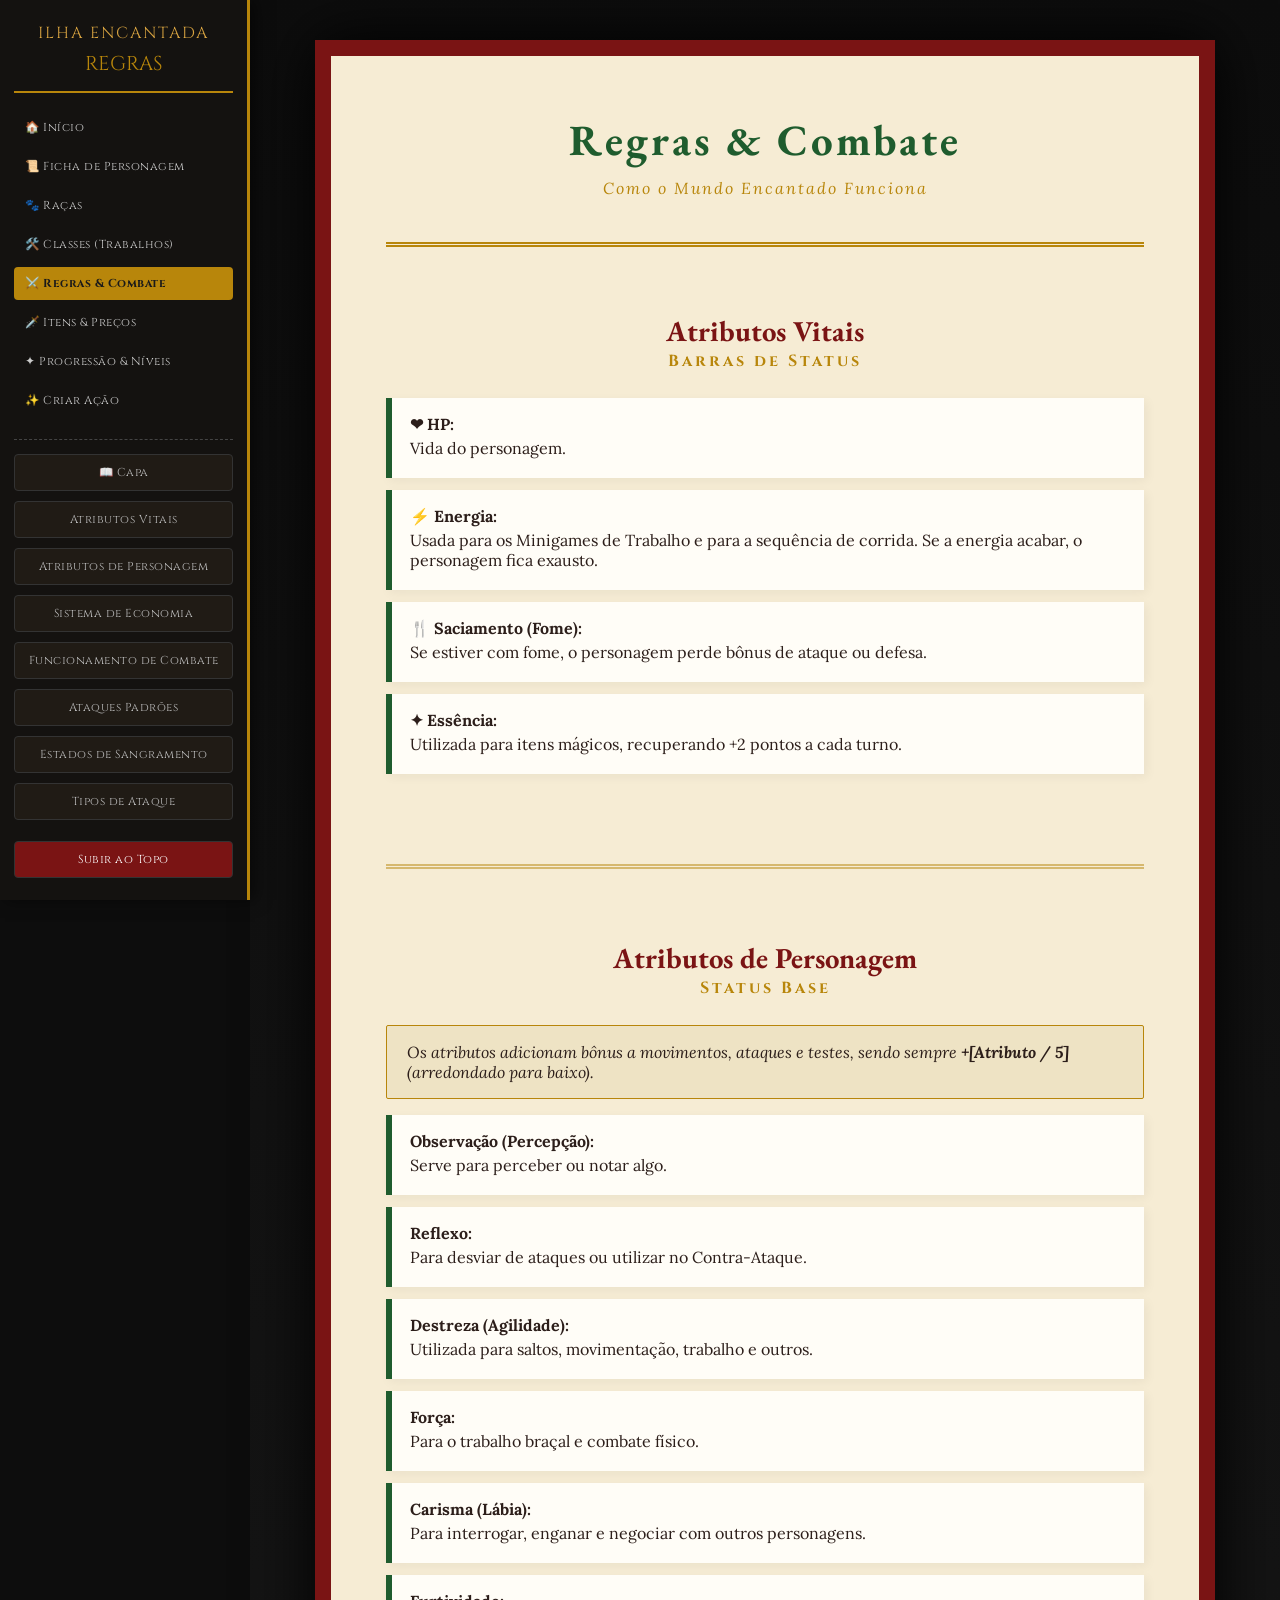
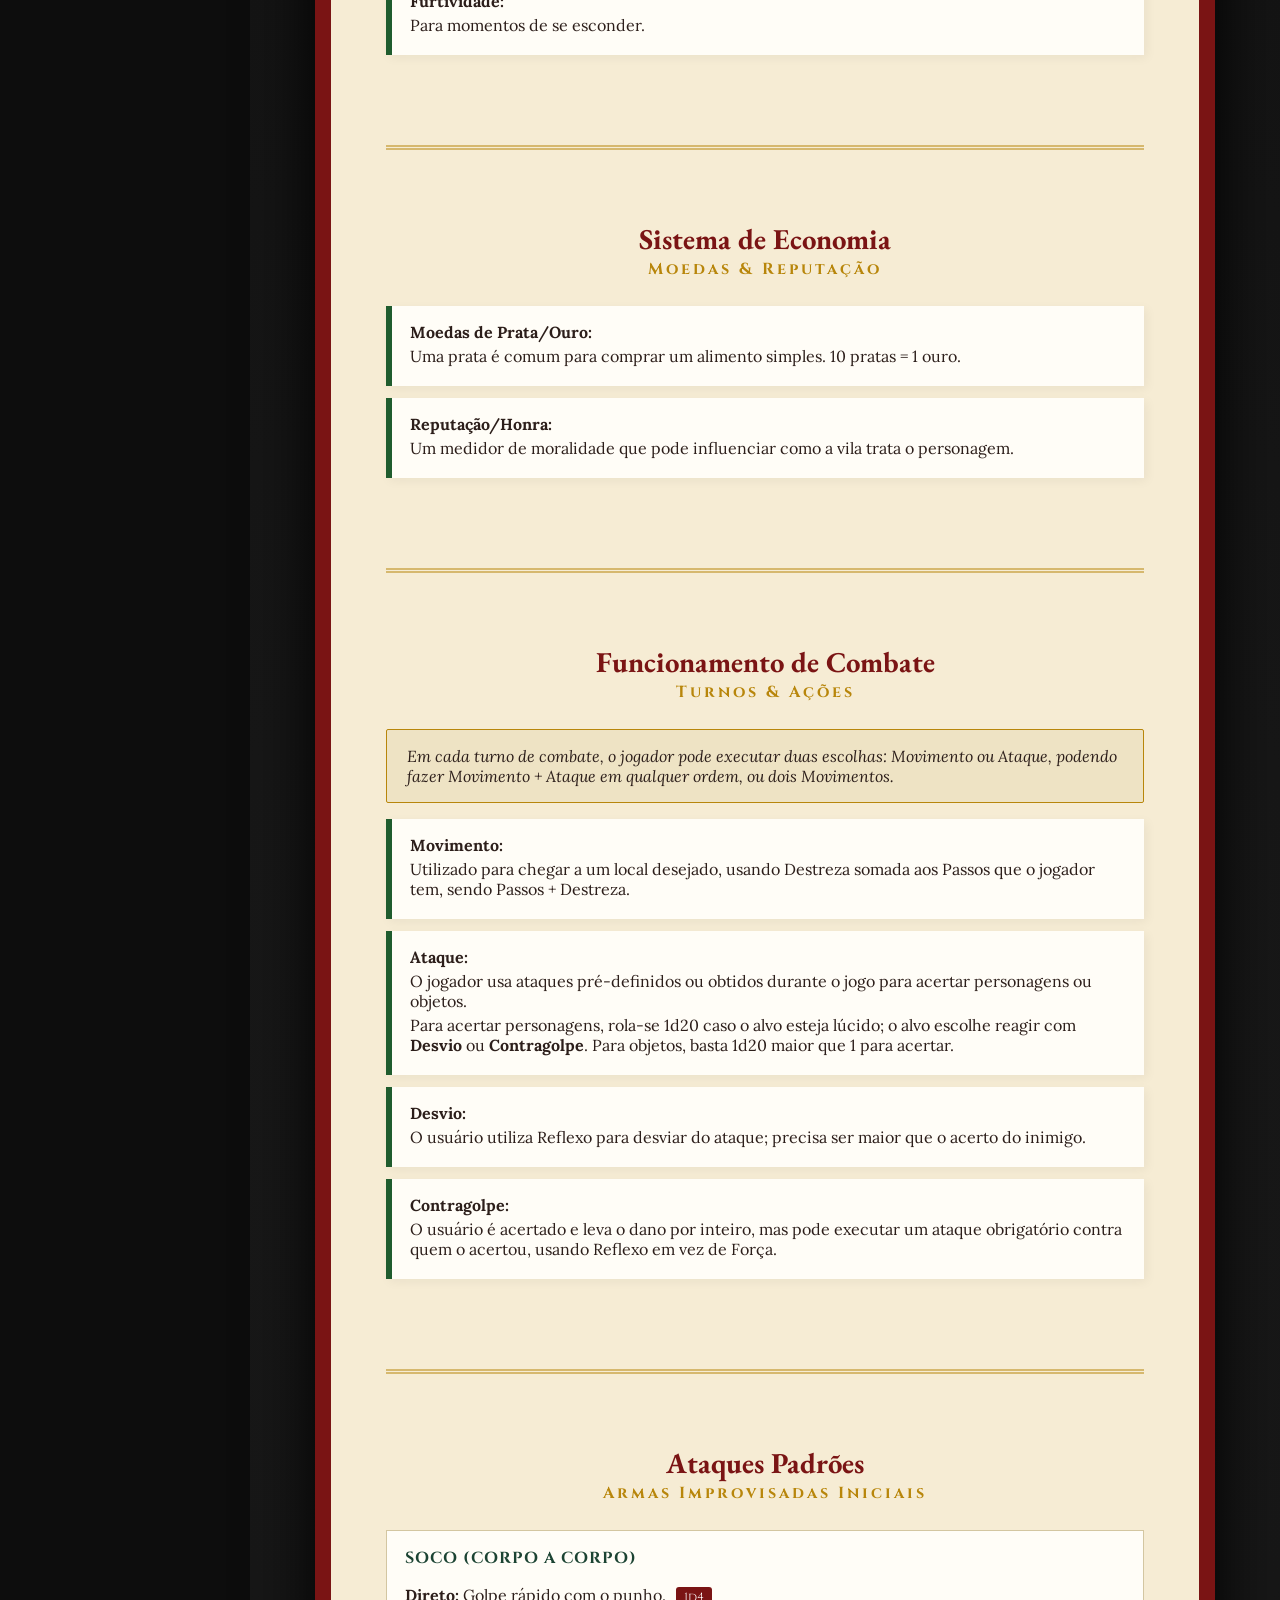
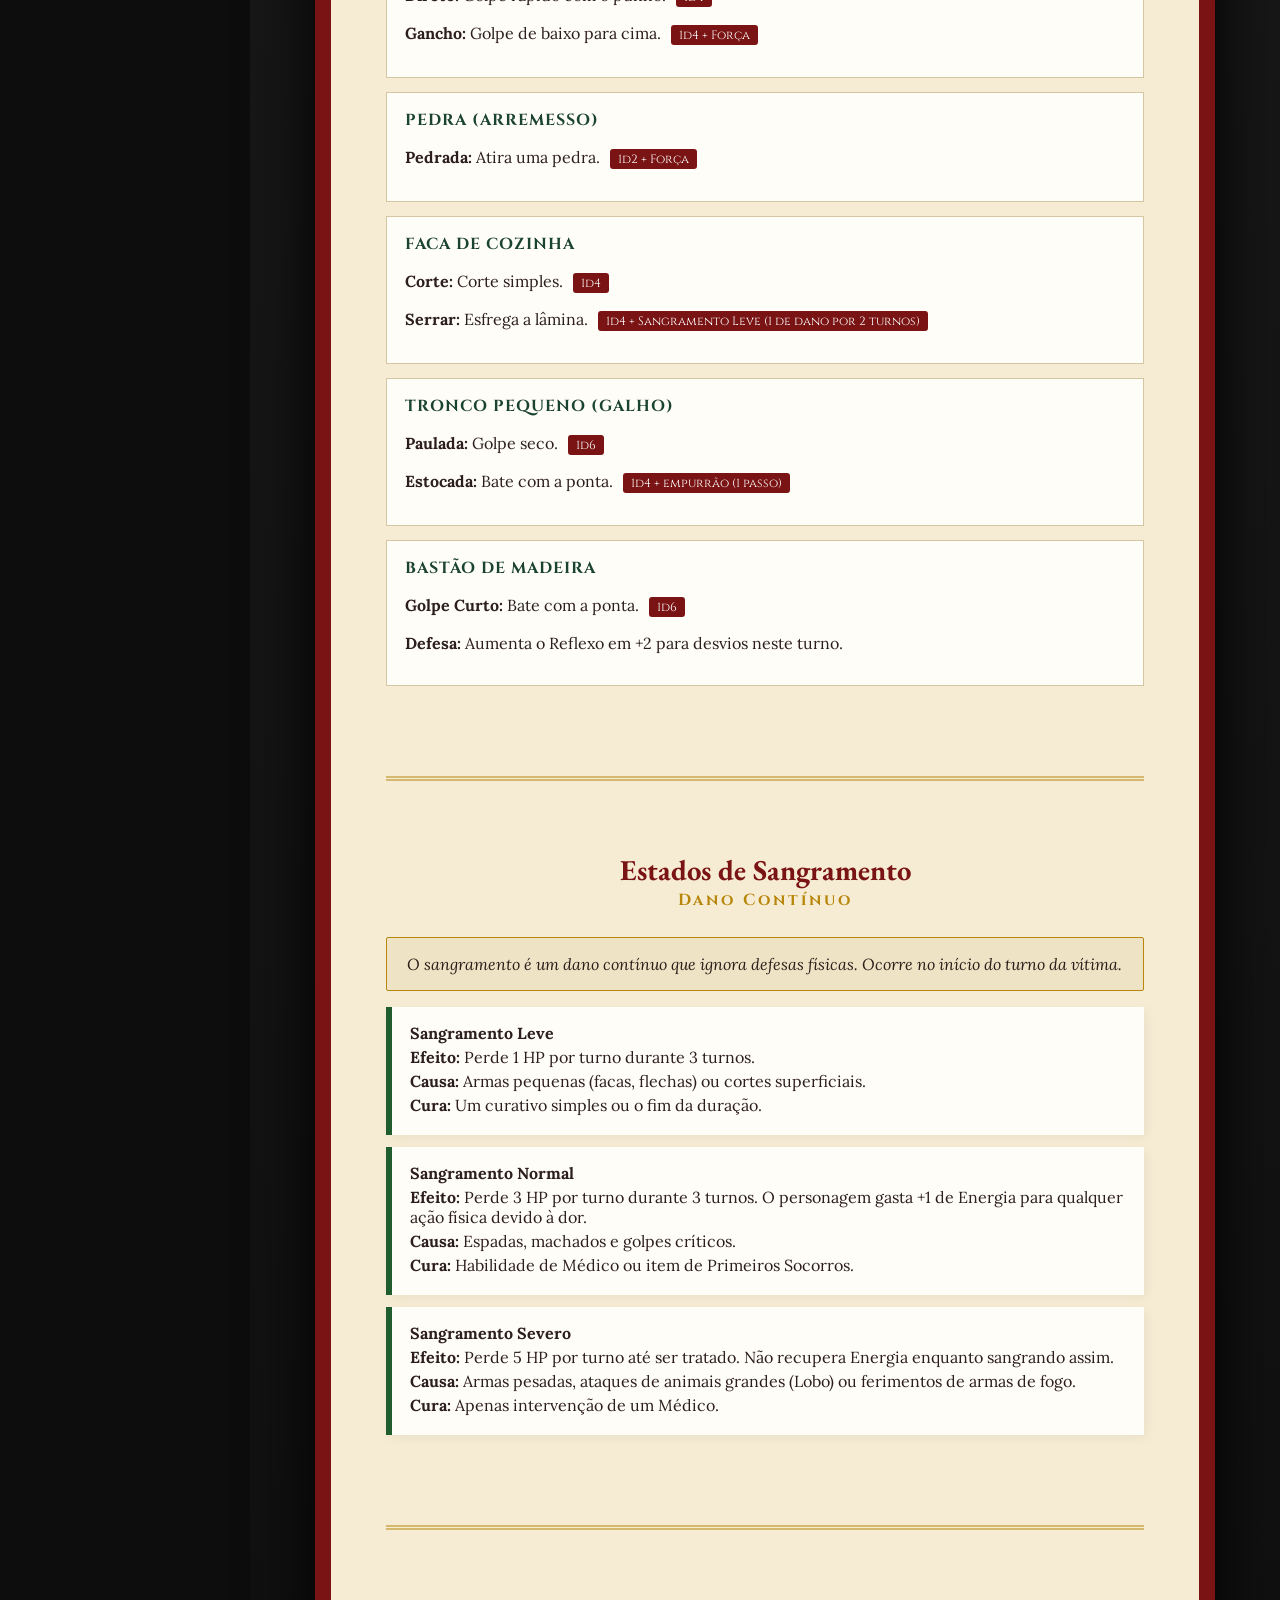
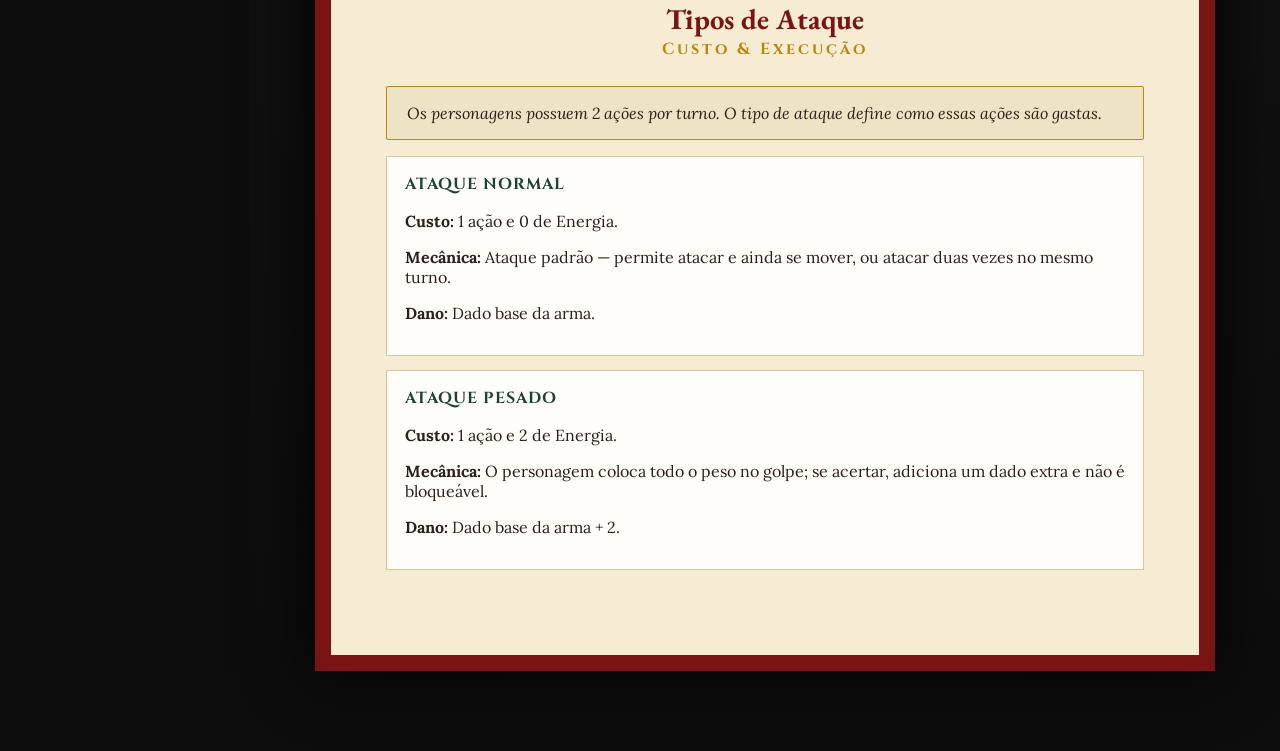
<file: regras.html>
<!DOCTYPE html>
<html lang="pt-br">
<head>
    <meta charset="UTF-8">
    <meta name="viewport" content="width=device-width, initial-scale=1.0">
    <title>RPG — Regras &amp; Combate</title>
    <link rel="stylesheet" href="assets/style.css">
</head>
<body>

<aside class="sidebar">
    <div class="sidebar-brand">Ilha Encantada</div>
    <div class="sidebar-title">Regras</div>

    <ul class="site-nav">
        <li><a href="index.html">🏠 Início</a></li>
        <li><a href="ficha.html">📜 Ficha de Personagem</a></li>
        <li><a href="racas.html">🐾 Raças</a></li>
        <li><a href="classes.html">🛠️ Classes (Trabalhos)</a></li>
        <li><a href="regras.html" class="ativo">⚔️ Regras & Combate</a></li>
        <li><a href="itens.html">🗡️ Itens & Preços</a></li>
        <li><a href="progressao.html">✦ Progressão & Níveis</a></li>
        <li><a href="criar-acao.html">✨ Criar Ação</a></li>
    </ul>
    <hr class="sidebar-divisor">

    <ul class="lista-atalhos">
        <li><a href="#inicio" class="btn-atalho">📖 Capa</a></li>
        <li><a href="#atributos-vitais" class="btn-atalho">Atributos Vitais</a></li>
        <li><a href="#atributos-personagem" class="btn-atalho">Atributos de Personagem</a></li>
        <li><a href="#economia" class="btn-atalho">Sistema de Economia</a></li>
        <li><a href="#combate" class="btn-atalho">Funcionamento de Combate</a></li>
        <li><a href="#ataques-padrao" class="btn-atalho">Ataques Padrões</a></li>
        <li><a href="#sangramento" class="btn-atalho">Estados de Sangramento</a></li>
        <li><a href="#tipos-ataque" class="btn-atalho">Tipos de Ataque</a></li>
    </ul>

    <div class="sidebar-footer">
        <a href="#inicio" class="btn-atalho" style="background: var(--blood); color: white;">Subir ao Topo</a>
    </div>
</aside>

<main class="main-content">
    <div class="grimorio" id="inicio">

        <header class="capa">
            <h1>Regras &amp; Combate</h1>
            <p class="subtitulo-capa">Como o Mundo Encantado Funciona</p>
        </header>

        <!-- ===================== ATRIBUTOS VITAIS ===================== -->
        <section id="atributos-vitais">
            <h2 class="raca-nome" style="font-size:1.8rem;">Atributos Vitais</h2>
            <span class="raca-tags">Barras de Status</span>

            <div class="hab-item"><strong>❤ HP:</strong> <p>Vida do personagem.</p></div>
            <div class="hab-item"><strong>⚡ Energia:</strong> <p>Usada para os Minigames de Trabalho e para a sequência de corrida. Se a energia acabar, o personagem fica exausto.</p></div>
            <div class="hab-item"><strong>🍴 Saciamento (Fome):</strong> <p>Se estiver com fome, o personagem perde bônus de ataque ou defesa.</p></div>
            <div class="hab-item"><strong>✦ Essência:</strong> <p>Utilizada para itens mágicos, recuperando +2 pontos a cada turno.</p></div>
        </section>

        <hr class="separator">

        <!-- ===================== ATRIBUTOS DE PERSONAGEM ===================== -->
        <section id="atributos-personagem">
            <h2 class="raca-nome" style="font-size:1.8rem;">Atributos de Personagem</h2>
            <span class="raca-tags">Status Base</span>

            <div class="callout">
                Os atributos adicionam bônus a movimentos, ataques e testes, sendo sempre <strong>+[Atributo / 5]</strong> (arredondado para baixo).
            </div>

            <div class="hab-item"><strong>Observação (Percepção):</strong> <p>Serve para perceber ou notar algo.</p></div>
            <div class="hab-item"><strong>Reflexo:</strong> <p>Para desviar de ataques ou utilizar no Contra-Ataque.</p></div>
            <div class="hab-item"><strong>Destreza (Agilidade):</strong> <p>Utilizada para saltos, movimentação, trabalho e outros.</p></div>
            <div class="hab-item"><strong>Força:</strong> <p>Para o trabalho braçal e combate físico.</p></div>
            <div class="hab-item"><strong>Carisma (Lábia):</strong> <p>Para interrogar, enganar e negociar com outros personagens.</p></div>
            <div class="hab-item"><strong>Furtividade:</strong> <p>Para momentos de se esconder.</p></div>
        </section>

        <hr class="separator">

        <!-- ===================== ECONOMIA ===================== -->
        <section id="economia">
            <h2 class="raca-nome" style="font-size:1.8rem;">Sistema de Economia</h2>
            <span class="raca-tags">Moedas &amp; Reputação</span>

            <div class="hab-item"><strong>Moedas de Prata/Ouro:</strong> <p>Uma prata é comum para comprar um alimento simples. 10 pratas = 1 ouro.</p></div>
            <div class="hab-item"><strong>Reputação/Honra:</strong> <p>Um medidor de moralidade que pode influenciar como a vila trata o personagem.</p></div>
        </section>

        <hr class="separator">

        <!-- ===================== COMBATE ===================== -->
        <section id="combate">
            <h2 class="raca-nome" style="font-size:1.8rem;">Funcionamento de Combate</h2>
            <span class="raca-tags">Turnos &amp; Ações</span>

            <div class="callout">
                Em cada turno de combate, o jogador pode executar duas escolhas: Movimento ou Ataque, podendo fazer Movimento + Ataque em qualquer ordem, ou dois Movimentos.
            </div>

            <div class="hab-item">
                <strong>Movimento:</strong>
                <p>Utilizado para chegar a um local desejado, usando Destreza somada aos Passos que o jogador tem, sendo Passos + Destreza.</p>
            </div>
            <div class="hab-item">
                <strong>Ataque:</strong>
                <p>O jogador usa ataques pré-definidos ou obtidos durante o jogo para acertar personagens ou objetos.</p>
                <p>Para acertar personagens, rola-se 1d20 caso o alvo esteja lúcido; o alvo escolhe reagir com <strong>Desvio</strong> ou <strong>Contragolpe</strong>. Para objetos, basta 1d20 maior que 1 para acertar.</p>
            </div>
            <div class="hab-item">
                <strong>Desvio:</strong>
                <p>O usuário utiliza Reflexo para desviar do ataque; precisa ser maior que o acerto do inimigo.</p>
            </div>
            <div class="hab-item">
                <strong>Contragolpe:</strong>
                <p>O usuário é acertado e leva o dano por inteiro, mas pode executar um ataque obrigatório contra quem o acertou, usando Reflexo em vez de Força.</p>
            </div>
        </section>

        <hr class="separator">

        <!-- ===================== ATAQUES PADRÕES ===================== -->
        <section id="ataques-padrao">
            <h2 class="raca-nome" style="font-size:1.8rem;">Ataques Padrões</h2>
            <span class="raca-tags">Armas Improvisadas Iniciais</span>

            <div class="attack-card">
                <h4>Soco (Corpo a Corpo)</h4>
                <p><strong>Direto:</strong> Golpe rápido com o punho. <span class="dado-tag">1d4</span></p>
                <p><strong>Gancho:</strong> Golpe de baixo para cima. <span class="dado-tag">1d4 + Força</span></p>
            </div>

            <div class="attack-card">
                <h4>Pedra (Arremesso)</h4>
                <p><strong>Pedrada:</strong> Atira uma pedra. <span class="dado-tag">1d2 + Força</span></p>
            </div>

            <div class="attack-card">
                <h4>Faca de Cozinha</h4>
                <p><strong>Corte:</strong> Corte simples. <span class="dado-tag">1d4</span></p>
                <p><strong>Serrar:</strong> Esfrega a lâmina. <span class="dado-tag">1d4 + Sangramento Leve (1 de dano por 2 turnos)</span></p>
            </div>

            <div class="attack-card">
                <h4>Tronco Pequeno (Galho)</h4>
                <p><strong>Paulada:</strong> Golpe seco. <span class="dado-tag">1d6</span></p>
                <p><strong>Estocada:</strong> Bate com a ponta. <span class="dado-tag">1d4 + empurrão (1 passo)</span></p>
            </div>

            <div class="attack-card">
                <h4>Bastão de Madeira</h4>
                <p><strong>Golpe Curto:</strong> Bate com a ponta. <span class="dado-tag">1d6</span></p>
                <p><strong>Defesa:</strong> Aumenta o Reflexo em +2 para desvios neste turno.</p>
            </div>
        </section>

        <hr class="separator">

        <!-- ===================== SANGRAMENTO ===================== -->
        <section id="sangramento">
            <h2 class="raca-nome" style="font-size:1.8rem;">Estados de Sangramento</h2>
            <span class="raca-tags">Dano Contínuo</span>

            <div class="callout">
                O sangramento é um dano contínuo que ignora defesas físicas. Ocorre no início do turno da vítima.
            </div>

            <div class="hab-item">
                <strong>Sangramento Leve</strong>
                <p><strong>Efeito:</strong> Perde 1 HP por turno durante 3 turnos.</p>
                <p><strong>Causa:</strong> Armas pequenas (facas, flechas) ou cortes superficiais.</p>
                <p><strong>Cura:</strong> Um curativo simples ou o fim da duração.</p>
            </div>

            <div class="hab-item">
                <strong>Sangramento Normal</strong>
                <p><strong>Efeito:</strong> Perde 3 HP por turno durante 3 turnos. O personagem gasta +1 de Energia para qualquer ação física devido à dor.</p>
                <p><strong>Causa:</strong> Espadas, machados e golpes críticos.</p>
                <p><strong>Cura:</strong> Habilidade de Médico ou item de Primeiros Socorros.</p>
            </div>

            <div class="hab-item">
                <strong>Sangramento Severo</strong>
                <p><strong>Efeito:</strong> Perde 5 HP por turno até ser tratado. Não recupera Energia enquanto sangrando assim.</p>
                <p><strong>Causa:</strong> Armas pesadas, ataques de animais grandes (Lobo) ou ferimentos de armas de fogo.</p>
                <p><strong>Cura:</strong> Apenas intervenção de um Médico.</p>
            </div>
        </section>

        <hr class="separator">

        <!-- ===================== TIPOS DE ATAQUE ===================== -->
        <section id="tipos-ataque">
            <h2 class="raca-nome" style="font-size:1.8rem;">Tipos de Ataque</h2>
            <span class="raca-tags">Custo &amp; Execução</span>

            <div class="callout">
                Os personagens possuem 2 ações por turno. O tipo de ataque define como essas ações são gastas.
            </div>

            <div class="attack-card">
                <h4>Ataque Normal</h4>
                <p><strong>Custo:</strong> 1 ação e 0 de Energia.</p>
                <p><strong>Mecânica:</strong> Ataque padrão — permite atacar e ainda se mover, ou atacar duas vezes no mesmo turno.</p>
                <p><strong>Dano:</strong> Dado base da arma.</p>
            </div>

            <div class="attack-card">
                <h4>Ataque Pesado</h4>
                <p><strong>Custo:</strong> 1 ação e 2 de Energia.</p>
                <p><strong>Mecânica:</strong> O personagem coloca todo o peso no golpe; se acertar, adiciona um dado extra e não é bloqueável.</p>
                <p><strong>Dano:</strong> Dado base da arma + 2.</p>
            </div>
        </section>

    </div>
</main>

<script src="assets/script.js"></script>
</body>
</html>
</file>
<file: assets/style.css>
/* ==========================================================================
   Ilha Encantada — RPG — Folha de estilo compartilhada (tema "Grimório")
   ========================================================================== */

@import url('https://fonts.googleapis.com/css2?family=Cinzel:wght@400;600;700;900&family=EB+Garamond:ital,wght@0,400;0,600;1,400&family=Lora:ital,wght@0,400;0,600;1,400&display=swap');

:root {
    --paper: #f6ecd4;
    --paper-dark: #ecdfbd;
    --ink: #2c1e1a;
    --gold: #b8860b;
    --gold-bright: #d9a441;
    --forest: #1b4332;
    --blood: #7a1414;
    --border: #d3c6a1;
    --swamp: #1f5c2e;
    --sidebar-width: 250px;
}

* { box-sizing: border-box; }

html { scroll-behavior: smooth; }

body {
    background-color: #0d0d0d;
    color: var(--ink);
    font-family: 'Lora', serif;
    margin: 0;
    display: flex;
    min-height: 100vh;
}

::selection { background: var(--gold); color: #fff; }

/* ---------- SIDEBAR ---------- */
.sidebar {
    width: var(--sidebar-width);
    background: #141210;
    border-right: 3px solid var(--gold);
    height: 100vh;
    position: fixed;
    left: 0;
    top: 0;
    padding: 22px 14px;
    display: flex;
    flex-direction: column;
    z-index: 1000;
    box-shadow: 5px 0 15px rgba(0,0,0,0.5);
    overflow-y: auto;
}

.sidebar-brand {
    font-family: 'Cinzel', serif;
    color: var(--gold-bright);
    font-size: 1rem;
    text-align: center;
    letter-spacing: 2px;
    text-transform: uppercase;
    margin-bottom: 6px;
}

.sidebar-title {
    font-family: 'Cinzel', serif;
    color: var(--gold);
    font-size: 1.25rem;
    text-align: center;
    margin-bottom: 18px;
    border-bottom: 2px double var(--gold);
    padding-bottom: 14px;
    text-transform: uppercase;
}

.site-nav {
    list-style: none;
    padding: 0;
    margin: 0 0 18px 0;
    display: flex;
    flex-direction: column;
    gap: 6px;
}

.site-nav a {
    display: block;
    color: #ccc;
    text-decoration: none;
    font-family: 'Cinzel', serif;
    font-size: 0.72rem;
    letter-spacing: 0.5px;
    padding: 8px 10px;
    border-radius: 4px;
    border: 1px solid transparent;
    transition: all 0.25s ease;
}

.site-nav a:hover {
    background: #221c14;
    border-color: var(--gold);
    color: var(--gold-bright);
}

.site-nav a.ativo {
    background: var(--gold);
    color: #1a1a1a;
    font-weight: 700;
}

.sidebar-divisor {
    border: none;
    border-top: 1px dashed #444;
    margin: 4px 0 14px 0;
}

.lista-atalhos {
    list-style: none;
    padding: 0;
    margin: 0;
    overflow-y: auto;
}

.lista-atalhos li { margin-bottom: 10px; }

.btn-atalho {
    display: block;
    background: #201b15;
    color: #bbb;
    border: 1px solid #333;
    padding: 10px 12px;
    text-decoration: none;
    font-family: 'Cinzel', serif;
    font-size: 0.72rem;
    transition: all 0.25s cubic-bezier(0.4, 0, 0.2, 1);
    text-align: center;
    border-radius: 4px;
    letter-spacing: 0.5px;
    cursor: pointer;
}

.btn-atalho:hover {
    background: var(--gold);
    color: #1a1a1a;
    border-color: var(--ink);
    transform: scale(1.03);
    box-shadow: 0 0 10px rgba(184, 134, 11, 0.4);
}

.btn-retornar-pagina {
    background: #262019;
    color: #eee;
    border: 1px solid var(--gold);
    padding: 9px;
    margin-bottom: 14px;
    font-family: 'Cinzel', serif;
    font-size: 0.7rem;
    cursor: pointer;
    text-align: center;
    border-radius: 4px;
    transition: 0.3s;
    text-decoration: none;
    display: block;
}

.btn-retornar-pagina:hover { background: var(--forest); color: white; }

.sidebar-footer { margin-top: auto; padding-top: 12px; }

/* ---------- CONTEÚDO PRINCIPAL ---------- */
.main-content {
    margin-left: var(--sidebar-width);
    flex-grow: 1;
    display: flex;
    flex-direction: column;
    align-items: center;
    padding: 40px 20px 80px 20px;
    background-image: radial-gradient(circle at center, #1a1a1a 0%, #0d0d0d 100%);
}

.grimorio {
    background: var(--paper);
    padding: 55px;
    width: 100%;
    max-width: 900px;
    box-shadow: 0 0 60px rgba(0,0,0,1);
    border: 16px solid var(--blood);
    position: relative;
}

.grimorio::before {
    content: "";
    position: absolute;
    top: 0; left: 0; right: 0; bottom: 0;
    background-image: url("https://www.transparenttextures.com/patterns/paper-fibers.png");
    pointer-events: none;
    opacity: 0.55;
}

header.capa {
    text-align: center;
    border-bottom: 5px double var(--gold);
    margin-bottom: 50px;
    padding-bottom: 28px;
}

h1 {
    font-family: 'EB Garamond', serif;
    font-size: 2.7rem;
    margin: 0;
    color: var(--swamp);
    letter-spacing: 3px;
}

.subtitulo-capa {
    font-style: italic;
    color: var(--gold);
    letter-spacing: 2px;
    margin-top: 10px;
}

section { padding-top: 15px; margin-bottom: 90px; }
section:last-of-type { margin-bottom: 30px; }

.entry-nome, .raca-nome {
    font-family: 'EB Garamond', serif;
    font-size: 2.3rem;
    color: var(--blood);
    margin: 0;
    text-align: center;
}

.entry-tags, .raca-tags {
    color: var(--gold);
    font-weight: bold;
    margin-bottom: 26px;
    display: block;
    font-family: 'Cinzel', serif;
    text-align: center;
    letter-spacing: 3px;
}

.sub-titulo {
    font-family: 'Cinzel', serif;
    border-bottom: 2px solid var(--gold);
    margin: 36px 0 18px 0;
    color: var(--ink);
    font-size: 1.3rem;
    display: flex;
    align-items: center;
    gap: 10px;
}

.stats-grid {
    display: grid;
    grid-template-columns: repeat(auto-fit, minmax(120px, 1fr));
    gap: 12px;
    margin: 18px 0;
}

.stat-card {
    background: #fffdf7;
    border: 1px solid var(--border);
    padding: 13px;
    text-align: center;
    box-shadow: 2px 2px 5px rgba(0,0,0,0.05);
}

.stat-val {
    font-weight: bold;
    color: var(--blood);
    display: block;
    font-size: 1.3rem;
    font-family: 'Cinzel', serif;
}

.stat-label {
    font-size: 0.7rem;
    text-transform: uppercase;
    color: var(--gold);
    font-family: 'Cinzel', serif;
}

.level-table {
    width: 100%;
    border-collapse: collapse;
    margin: 18px 0;
    background: #fffdf7;
    border: 1px solid var(--border);
}

.level-table th, .level-table td {
    padding: 12px 14px;
    border: 1px solid var(--border);
    text-align: left;
    font-size: 0.95rem;
}

.level-table th {
    background: var(--swamp);
    color: white;
    font-family: 'Cinzel', serif;
    text-transform: uppercase;
    font-size: 0.75rem;
    letter-spacing: 0.5px;
}

.level-num {
    font-weight: bold;
    color: var(--blood);
    width: 70px;
    text-align: center !important;
}

.hab-item {
    background: #fffdf7;
    border-left: 6px solid var(--swamp);
    padding: 16px 18px;
    margin: 12px 0;
    box-shadow: 3px 3px 10px rgba(0,0,0,0.05);
}

.hab-item p, .hab-item strong { margin: 0 0 4px 0; }
.hab-item p { margin-top: 4px; }

/* Cores rotativas para listas longas de habilidades (informações de habilidade) */
.hab-item1  { border-left-color: #c0392b; }
.hab-item2  { border-left-color: #d35400; }
.hab-item3  { border-left-color: #b8860b; }
.hab-item4  { border-left-color: #7f9c1c; }
.hab-item5  { border-left-color: #1f5c2e; }
.hab-item6  { border-left-color: #16796a; }
.hab-item7  { border-left-color: #1f6f8b; }
.hab-item8  { border-left-color: #2d4f8b; }
.hab-item9  { border-left-color: #5b3e96; }
.hab-item10 { border-left-color: #96398b; }
.hab-item11 { border-left-color: #a13b6a; }
.hab-item12 { border-left-color: #7a1414; }
.hab-item1, .hab-item2, .hab-item3, .hab-item4, .hab-item5, .hab-item6,
.hab-item7, .hab-item8, .hab-item9, .hab-item10, .hab-item11, .hab-item12 {
    background: #fffdf7;
    padding: 16px 18px;
    margin: 12px 0;
    box-shadow: 3px 3px 10px rgba(0,0,0,0.05);
}

.caminho-box {
    background: #fbf3df;
    border: 1px dashed var(--gold);
    padding: 18px 20px;
    margin: 16px 0;
}

.caminho-titulo {
    font-family: 'Cinzel', serif;
    color: var(--forest);
    font-size: 1.05rem;
    text-transform: uppercase;
    letter-spacing: 1px;
    margin: 0 0 10px 0;
}

.caminho-box ul { margin: 0; padding-left: 20px; }
.caminho-box li { margin-bottom: 10px; }

.item-lista {
    background: #fffdf7;
    border: 1px solid var(--border);
    border-left: 4px solid var(--gold);
    padding: 10px 16px;
    margin: 8px 0;
    display: flex;
    justify-content: space-between;
    gap: 12px;
    flex-wrap: wrap;
    align-items: baseline;
}

.item-lista .item-nome { font-weight: 700; }
.item-lista .item-raridade { font-size: 0.7rem; color: var(--gold); font-family: 'Cinzel', serif; text-transform: uppercase; }
.item-lista .item-dano { color: var(--blood); font-weight: 700; white-space: nowrap; }

.raridade-comum       { color: #6b6b6b; }
.raridade-incomum     { color: #1f5c2e; }
.raridade-rara, .raridade-raro { color: #1f6f8b; }
.raridade-epico, .raridade-épico  { color: #5b3e96; }
.raridade-lendaria, .raridade-lendária, .raridade-lendario, .raridade-mitica, .raridade-mítica { color: #b8860b; }

.preco-table {
    width: 100%;
    border-collapse: collapse;
    margin: 18px 0;
    background: #fffdf7;
    border: 1px solid var(--border);
    font-size: 0.9rem;
}

.preco-table th, .preco-table td {
    padding: 10px 12px;
    border: 1px solid var(--border);
    text-align: left;
}

.preco-table th {
    background: var(--blood);
    color: white;
    font-family: 'Cinzel', serif;
    text-transform: uppercase;
    font-size: 0.7rem;
}

.preco-table tr:nth-child(even) td { background: #f3ecd8; }

.callout {
    background: #eee3c4;
    border: 1px solid var(--gold);
    border-radius: 2px;
    padding: 16px 20px;
    margin: 16px 0;
    font-style: italic;
}

.attack-card {
    background: #fffdf7;
    border: 1px solid var(--border);
    padding: 16px 18px;
    margin: 14px 0;
}

.attack-card h4 {
    font-family: 'Cinzel', serif;
    color: var(--forest);
    margin: 0 0 8px 0;
    font-size: 1rem;
    text-transform: uppercase;
    letter-spacing: 1px;
}

.dado-tag {
    display: inline-block;
    background: var(--blood);
    color: white;
    font-family: 'Cinzel', serif;
    font-size: 0.75rem;
    padding: 2px 8px;
    border-radius: 3px;
    margin-left: 6px;
}

.card-grid {
    display: grid;
    grid-template-columns: repeat(auto-fit, minmax(240px, 1fr));
    gap: 16px;
    margin: 20px 0;
}

.class-card {
    background: #fffdf7;
    border: 1px solid var(--border);
    border-top: 5px solid var(--forest);
    padding: 18px 20px;
}

.class-card h3 {
    font-family: 'EB Garamond', serif;
    color: var(--blood);
    margin: 0 0 4px 0;
    font-size: 1.3rem;
}

.class-card .class-foco {
    display: block;
    font-family: 'Cinzel', serif;
    font-size: 0.7rem;
    color: var(--gold);
    text-transform: uppercase;
    letter-spacing: 1px;
    margin-bottom: 12px;
}

.class-card h5 {
    font-family: 'Cinzel', serif;
    font-size: 0.75rem;
    text-transform: uppercase;
    color: var(--forest);
    margin: 12px 0 4px 0;
    letter-spacing: 0.5px;
}

.class-card p { margin: 0; font-size: 0.92rem; }

.separator {
    margin: 55px 0;
    border: none;
    border-top: 5px double var(--gold);
    text-align: center;
    opacity: 0.5;
}

/* ---------- HOME / HUB ---------- */
.hub-grid {
    display: grid;
    grid-template-columns: repeat(auto-fit, minmax(230px, 1fr));
    gap: 20px;
    margin: 30px 0;
}

.hub-card {
    background: #fffdf7;
    border: 1px solid var(--border);
    border-top: 6px solid var(--blood);
    padding: 24px 20px;
    text-decoration: none;
    color: var(--ink);
    display: block;
    transition: transform 0.25s ease, box-shadow 0.25s ease;
    box-shadow: 3px 3px 10px rgba(0,0,0,0.05);
}

.hub-card:hover {
    transform: translateY(-4px);
    box-shadow: 5px 8px 18px rgba(0,0,0,0.18);
    border-top-color: var(--gold);
}

.hub-card .hub-icone { font-size: 1.8rem; display: block; margin-bottom: 10px; }

.hub-card h3 {
    font-family: 'EB Garamond', serif;
    font-size: 1.4rem;
    margin: 0 0 8px 0;
    color: var(--forest);
}

.hub-card p { margin: 0; font-size: 0.9rem; line-height: 1.5; }

@media (max-width: 900px) {
    body { flex-direction: column; }
    .sidebar {
        width: 100%;
        height: auto;
        position: sticky;
        top: 0;
        border-right: none;
        border-bottom: 3px solid var(--gold);
        padding: 10px;
    }
    .main-content { margin-left: 0; }
    .grimorio { padding: 30px 18px; border-width: 8px; }
    .site-nav { flex-direction: row; flex-wrap: wrap; justify-content: center; margin-bottom: 10px; }
    .lista-atalhos { display: flex; gap: 8px; overflow-x: auto; padding-bottom: 6px; }
    .lista-atalhos li { margin-bottom: 0; flex-shrink: 0; }
    .sidebar-title, .sidebar-brand, .sidebar-footer { display: none; }
    h1 { font-size: 2rem; }
}

/* ==========================================================================
   COMPONENTES NOVOS — Busca/Filtro, Formulários, Ações, Ficha
   ========================================================================== */

/* ---------- Busca & Filtros (Itens) ---------- */
.toolbar-busca {
    position: sticky;
    top: 0;
    z-index: 10;
    background: var(--paper);
    padding: 14px 0 18px 0;
    margin-bottom: 10px;
    border-bottom: 2px solid var(--border);
}

.busca-input-wrap {
    position: relative;
    max-width: 420px;
    margin: 0 auto 14px auto;
}

.busca-input-wrap svg {
    position: absolute;
    left: 12px;
    top: 50%;
    transform: translateY(-50%);
    opacity: 0.5;
}

.busca-input {
    width: 100%;
    padding: 11px 14px 11px 38px;
    border: 2px solid var(--border);
    border-radius: 30px;
    font-family: 'Lora', serif;
    font-size: 0.95rem;
    background: #fffdf7;
    color: var(--ink);
    outline: none;
    transition: border-color 0.2s ease;
}

.busca-input:focus { border-color: var(--gold); }

.filtro-chips {
    display: flex;
    flex-wrap: wrap;
    gap: 8px;
    justify-content: center;
}

.chip {
    font-family: 'Cinzel', serif;
    font-size: 0.68rem;
    letter-spacing: 0.5px;
    text-transform: uppercase;
    padding: 7px 14px;
    border-radius: 20px;
    border: 1px solid var(--border);
    background: #fffdf7;
    color: var(--ink);
    cursor: pointer;
    transition: all 0.2s ease;
}

.chip:hover { border-color: var(--gold); }

.chip.ativo {
    background: var(--forest);
    color: #fff;
    border-color: var(--forest);
}

.contador-resultados {
    text-align: center;
    font-size: 0.78rem;
    color: #8a7c5a;
    font-style: italic;
    margin: 6px 0 0 0;
}

.grupo-raridade {
    margin-top: 34px;
}

.grupo-raridade-titulo {
    font-family: 'Cinzel', serif;
    font-size: 1.1rem;
    text-transform: uppercase;
    letter-spacing: 1px;
    padding: 8px 14px;
    margin-bottom: 12px;
    border-radius: 4px;
    color: #fff;
}

.grupo-comum       .grupo-raridade-titulo, .badge-comum       { background: #6b6b6b; }
.grupo-incomum     .grupo-raridade-titulo, .badge-incomum     { background: #1f5c2e; }
.grupo-raro        .grupo-raridade-titulo, .badge-raro        { background: #1f6f8b; }
.grupo-epico       .grupo-raridade-titulo, .badge-epico       { background: #5b3e96; }
.grupo-lendario    .grupo-raridade-titulo, .badge-lendario    { background: #b8860b; }
.grupo-mitica      .grupo-raridade-titulo, .badge-mitica      { background: var(--blood); }

.item-lista .item-categoria {
    font-size: 0.68rem;
    color: #999;
    font-family: 'Cinzel', serif;
    text-transform: uppercase;
    margin-right: auto;
    margin-left: 10px;
}

.sem-resultados {
    text-align: center;
    padding: 40px 20px;
    color: #999;
    font-style: italic;
    display: none;
}

/* ---------- Formulários (Criar Ação) ---------- */
.form-grid {
    display: grid;
    grid-template-columns: repeat(auto-fit, minmax(210px, 1fr));
    gap: 18px;
    margin: 18px 0;
}

.form-field { display: flex; flex-direction: column; }

.form-field label {
    font-family: 'Cinzel', serif;
    font-size: 0.7rem;
    text-transform: uppercase;
    letter-spacing: 0.5px;
    color: var(--forest);
    margin-bottom: 6px;
}

.form-field input[type="text"],
.form-field input[type="number"],
.form-field select,
.form-field textarea {
    padding: 9px 10px;
    border: 1px solid var(--border);
    border-radius: 4px;
    background: #fffdf7;
    font-family: 'Lora', serif;
    font-size: 0.92rem;
    color: var(--ink);
    outline: none;
}

.form-field input:focus, .form-field select:focus, .form-field textarea:focus { border-color: var(--gold); }

.form-field textarea { resize: vertical; min-height: 70px; }

.upload-box {
    border: 2px dashed var(--border);
    border-radius: 6px;
    padding: 18px;
    text-align: center;
    cursor: pointer;
    background: #fffdf7;
    transition: border-color 0.2s ease;
}

.upload-box:hover { border-color: var(--gold); }
.upload-box input[type="file"] { display: none; }

.preview-img {
    max-width: 100%;
    max-height: 160px;
    border-radius: 6px;
    margin-top: 10px;
    display: none;
    border: 1px solid var(--border);
}

.btn-grimorio {
    font-family: 'Cinzel', serif;
    letter-spacing: 0.5px;
    text-transform: uppercase;
    font-size: 0.78rem;
    padding: 11px 22px;
    border: none;
    border-radius: 4px;
    cursor: pointer;
    background: var(--forest);
    color: #fff;
    transition: all 0.2s ease;
}

.btn-grimorio:hover { background: #143d29; transform: translateY(-1px); }
.btn-grimorio.vermelho { background: var(--blood); }
.btn-grimorio.vermelho:hover { background: #5c0f0f; }
.btn-grimorio.dourado { background: var(--gold); color: #1a1a1a; }
.btn-grimorio.secundario { background: #6b6b6b; }

/* ---------- Galeria de Ações Criadas ---------- */
.acoes-galeria {
    display: grid;
    grid-template-columns: repeat(auto-fill, minmax(230px, 1fr));
    gap: 16px;
    margin-top: 20px;
}

.acao-card {
    background: #fffdf7;
    border: 1px solid var(--border);
    border-radius: 6px;
    overflow: hidden;
    box-shadow: 2px 2px 8px rgba(0,0,0,0.06);
    display: flex;
    flex-direction: column;
}

.acao-card-img {
    width: 100%;
    height: 110px;
    object-fit: cover;
    background: #e8e0c8;
    border-bottom: 1px solid var(--border);
}

.acao-card-img-placeholder {
    width: 100%;
    height: 110px;
    display: flex;
    align-items: center;
    justify-content: center;
    font-size: 2rem;
    background: #e8e0c8;
    border-bottom: 1px solid var(--border);
}

.acao-card-body { padding: 12px 14px; flex-grow: 1; display: flex; flex-direction: column; }
.acao-card-body h4 { font-family: 'EB Garamond', serif; color: var(--blood); margin: 0 0 4px 0; font-size: 1.15rem; }
.acao-card-body .acao-meta { font-size: 0.72rem; color: var(--gold); font-family: 'Cinzel', serif; text-transform: uppercase; margin-bottom: 8px; }
.acao-card-body p { font-size: 0.85rem; margin: 0 0 10px 0; flex-grow: 1; }
.acao-card-acoes { display: flex; gap: 6px; margin-top: auto; }
.acao-card-acoes button { flex: 1; padding: 7px; font-size: 0.7rem; }

/* ---------- Modal (seleção de ação salva) ---------- */
.modal-overlay {
    display: none;
    position: fixed;
    inset: 0;
    background: rgba(0,0,0,0.65);
    z-index: 2000;
    align-items: center;
    justify-content: center;
    padding: 20px;
}

.modal-overlay.aberto { display: flex; }

.modal-box {
    background: var(--paper);
    border: 4px solid var(--blood);
    border-radius: 6px;
    max-width: 700px;
    width: 100%;
    max-height: 80vh;
    overflow-y: auto;
    padding: 26px;
    position: relative;
}

.modal-fechar {
    position: absolute;
    top: 12px; right: 16px;
    font-size: 1.4rem;
    cursor: pointer;
    color: var(--blood);
    background: none;
    border: none;
    font-family: 'Cinzel', serif;
}

.modal-box h3 {
    font-family: 'EB Garamond', serif;
    color: var(--forest);
    margin-top: 0;
    border-bottom: 2px solid var(--gold);
    padding-bottom: 10px;
}

/* ---------- Ficha: barra de ações rápidas ---------- */
.quick-actions-bar {
    display: flex;
    flex-wrap: wrap;
    gap: 10px;
    justify-content: center;
    margin: 0 0 34px 0;
    padding: 16px;
    background: #efe6cc;
    border: 1px dashed var(--gold);
    border-radius: 6px;
}

.quick-btn {
    font-family: 'Cinzel', serif;
    font-size: 0.72rem;
    letter-spacing: 0.5px;
    text-transform: uppercase;
    padding: 10px 16px;
    border: none;
    border-radius: 30px;
    cursor: pointer;
    color: #fff;
    display: flex;
    align-items: center;
    gap: 6px;
    transition: transform 0.15s ease, opacity 0.15s ease;
}

.quick-btn:hover { transform: translateY(-2px); opacity: 0.92; }
.quick-btn.dano { background: var(--blood); }
.quick-btn.cura { background: var(--swamp); }
.quick-btn.energia { background: #b35900; }
.quick-btn.essencia { background: #5b3e96; }
.quick-btn.fome { background: #7f6a3d; }

/* ---------- Ficha: layout do formulário ---------- */
.ficha-grid-topo {
    display: grid;
    grid-template-columns: repeat(auto-fit, minmax(150px, 1fr));
    gap: 16px;
    margin: 20px 0 10px 0;
}

.ficha-input-box {
    display: flex;
    flex-direction: column;
    border-bottom: 2px solid var(--border);
    padding-bottom: 4px;
}

.ficha-input-box .label {
    font-size: 0.65rem;
    font-weight: 800;
    color: var(--gold);
    text-transform: uppercase;
    letter-spacing: 0.5px;
    font-family: 'Cinzel', serif;
    margin-bottom: 3px;
}

.ficha-input-box input, .ficha-input-box textarea {
    border: none;
    background: transparent;
    outline: none;
    font-family: 'Lora', serif;
    font-size: 0.98rem;
    color: var(--ink);
    padding: 3px 2px;
    width: 100%;
}

.stat-item-editavel {
    background: #fffdf7;
    border: 1px solid var(--border);
    border-left: 5px solid var(--forest);
    border-radius: 4px;
    padding: 10px 12px;
    text-align: center;
}

.stat-item-editavel input {
    width: 100%;
    text-align: center;
    font-size: 1.1rem;
    font-weight: 800;
    border: none;
    background: transparent;
    outline: none;
    color: var(--blood);
    font-family: 'Cinzel', serif;
}

.ficha-columns {
    display: grid;
    grid-template-columns: 1fr 1.5fr;
    gap: 28px;
    margin-top: 10px;
}

@media (max-width: 800px) {
    .ficha-columns { grid-template-columns: 1fr; }
}

.attr-table-ficha { width: 100%; border-collapse: collapse; margin-top: 8px; }
.attr-table-ficha td { padding: 9px 4px; border-bottom: 1px solid var(--border); font-size: 0.9rem; }
.attr-input-ficha {
    width: 46px;
    border: 1px solid var(--border);
    text-align: center;
    border-radius: 4px;
    font-size: 0.92rem;
    font-weight: bold;
    background: #fffdf7;
    padding: 4px;
}
.bonus-display-ficha { font-weight: 900; color: var(--blood); font-size: 0.9rem; margin-left: 6px; }

.condicao-box-ficha {
    display: flex;
    align-items: center;
    gap: 8px;
    background: #fffdf7;
    border: 1px solid var(--border);
    border-radius: 4px;
    padding: 9px 12px;
    font-size: 0.85rem;
}

.dot-input-ficha { width: 40px !important; text-align: center; border: 1px solid var(--border) !important; border-radius: 3px; background: #fff !important; }

.dynamic-header-ficha {
    display: grid;
    grid-template-columns: 2fr 1fr 1fr 1fr 30px;
    gap: 6px;
    padding: 0 8px;
    margin-top: 10px;
}
.dynamic-header-ficha span { font-size: 0.65rem; font-family: 'Cinzel', serif; text-transform: uppercase; color: var(--gold); }

.dynamic-item-ficha {
    display: grid;
    grid-template-columns: 2fr 1fr 1fr 1fr 30px;
    gap: 6px;
    align-items: center;
    background: #fffdf7;
    border: 1px solid var(--border);
    border-radius: 4px;
    padding: 6px 8px;
    margin-bottom: 6px;
}

.dynamic-item-ficha input {
    border: none;
    background: transparent;
    font-family: 'Lora', serif;
    font-size: 0.85rem;
    padding: 4px;
    outline: none;
    width: 100%;
}

.btn-del-ficha {
    background: var(--blood);
    color: #fff;
    border: none;
    border-radius: 3px;
    font-size: 0.65rem;
    padding: 4px;
    cursor: pointer;
}

.acao-card-ficha {
    display: grid;
    grid-template-columns: 54px 1fr auto;
    gap: 10px;
    align-items: center;
    background: #fffdf7;
    border: 1px solid var(--border);
    border-left: 4px solid var(--forest);
    border-radius: 4px;
    padding: 8px 10px;
    margin-bottom: 8px;
}

.acao-card-ficha img { width: 54px; height: 54px; object-fit: cover; border-radius: 4px; }
.acao-card-ficha .acao-ph { width: 54px; height: 54px; border-radius: 4px; background: #e8e0c8; display: flex; align-items: center; justify-content: center; font-size: 1.3rem; }
.acao-card-ficha .acao-info strong { font-size: 0.88rem; display: block; }
.acao-card-ficha .acao-info span { font-size: 0.7rem; color: #8a7c5a; }
.acao-card-ficha .acao-resultado { font-size: 0.72rem; color: var(--blood); font-weight: bold; display: block; margin-top: 2px; }
.acao-card-ficha .acao-botoes { display: flex; flex-direction: column; gap: 4px; }
.acao-card-ficha button { font-size: 0.65rem; padding: 5px 8px; border-radius: 3px; border: none; cursor: pointer; color: #fff; }
.acao-card-ficha .btn-ativar { background: var(--forest); }
.acao-card-ficha .btn-remover { background: var(--blood); }

.footer-stats-ficha {
    display: grid;
    grid-template-columns: repeat(auto-fit, minmax(140px, 1fr));
    gap: 14px;
    margin-top: 22px;
}

.especial-box-ficha {
    background: #fffdf7;
    border: 1px solid var(--border);
    border-radius: 4px;
    padding: 8px 12px;
    text-align: center;
}
.especial-box-ficha .label { display: block; font-size: 0.65rem; font-family: 'Cinzel', serif; text-transform: uppercase; color: var(--gold); margin-bottom: 3px; }
.especial-box-ficha input { border: none; background: transparent; text-align: center; font-weight: bold; width: 100%; outline: none; font-family: 'Lora', serif; }
</file>
